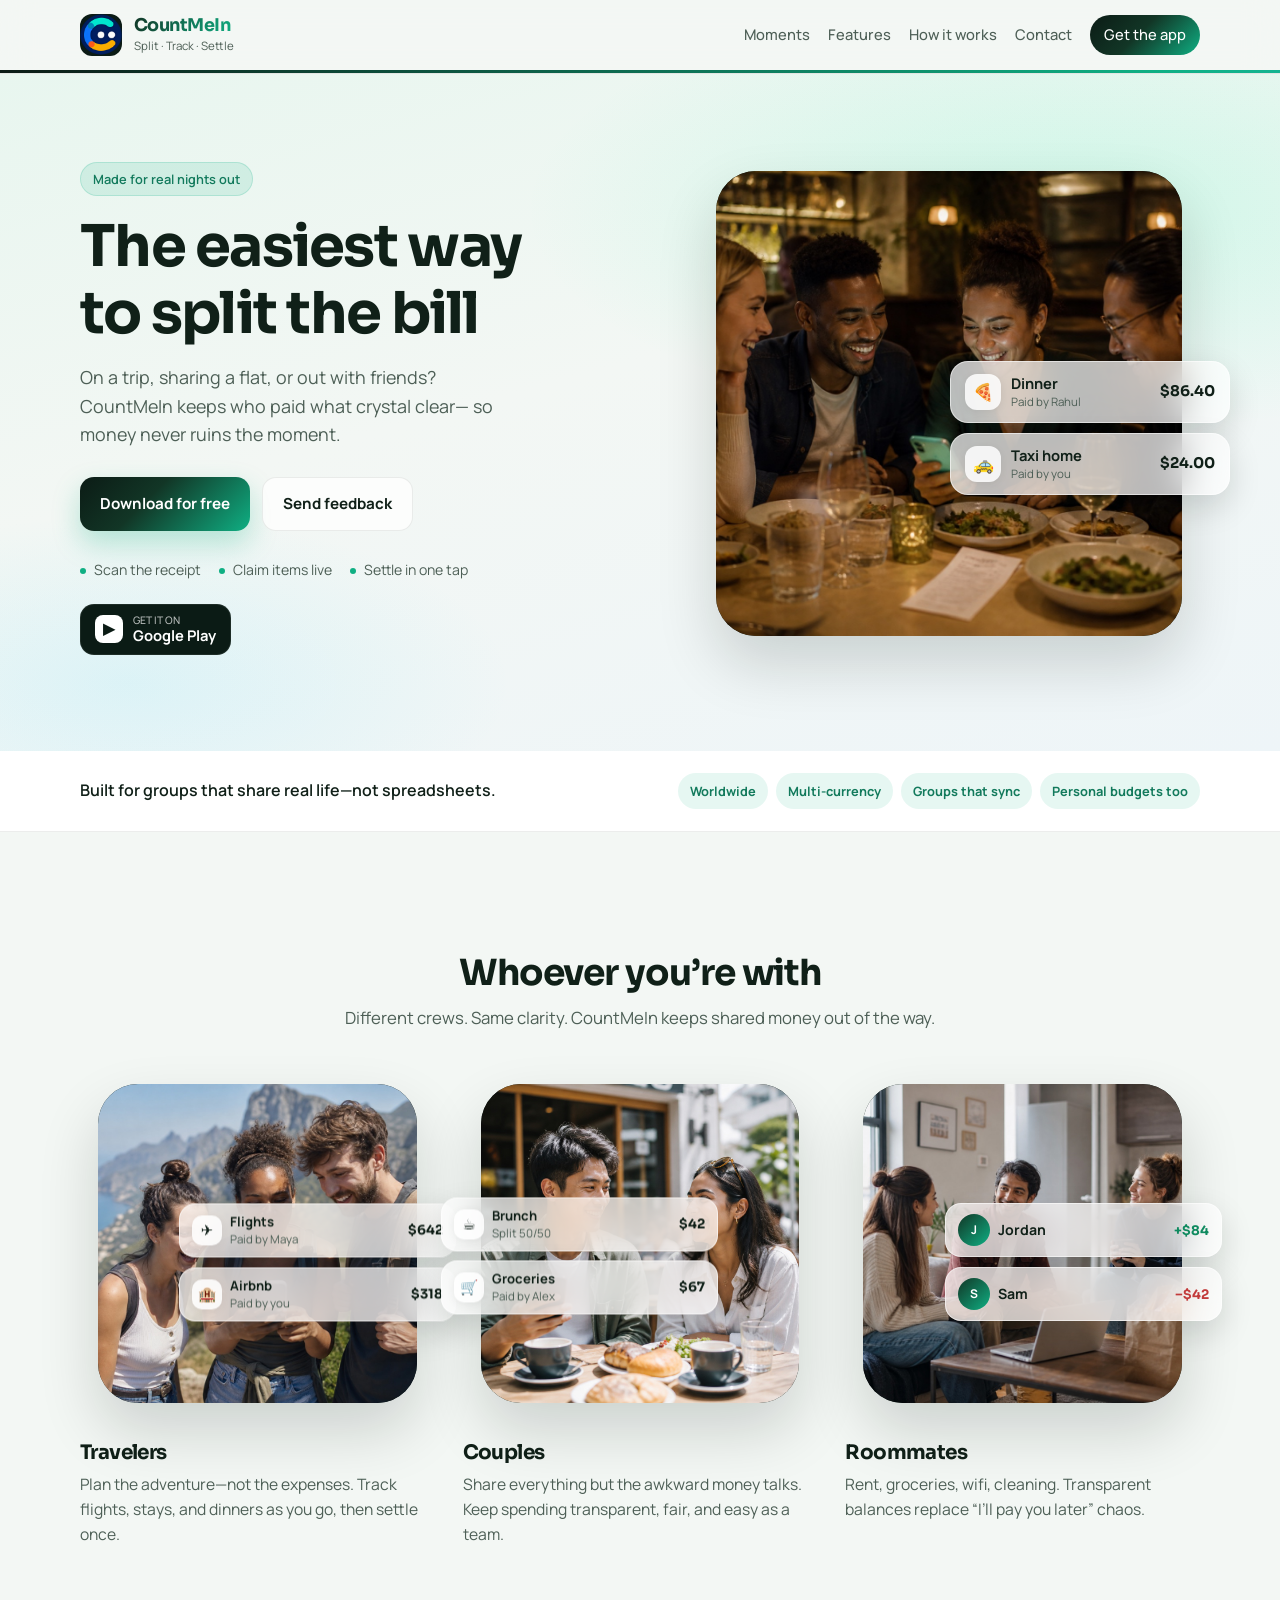
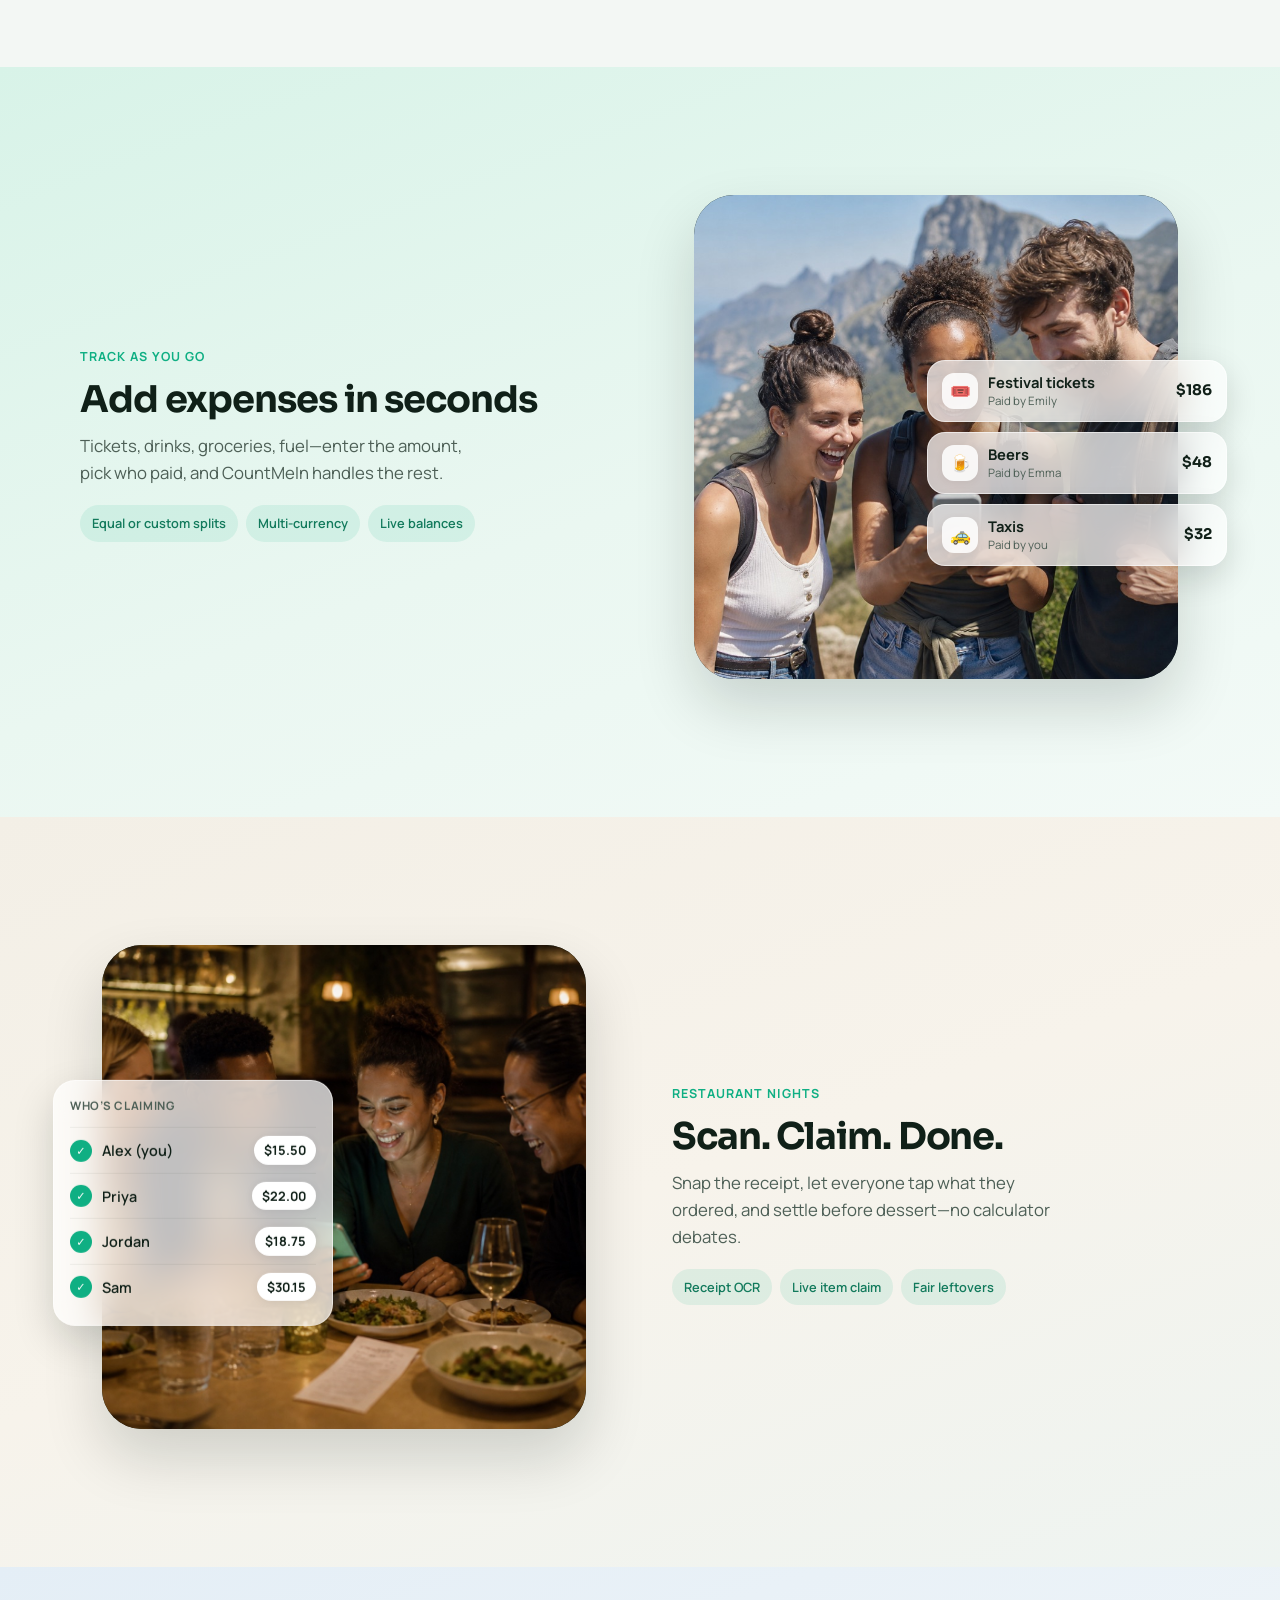
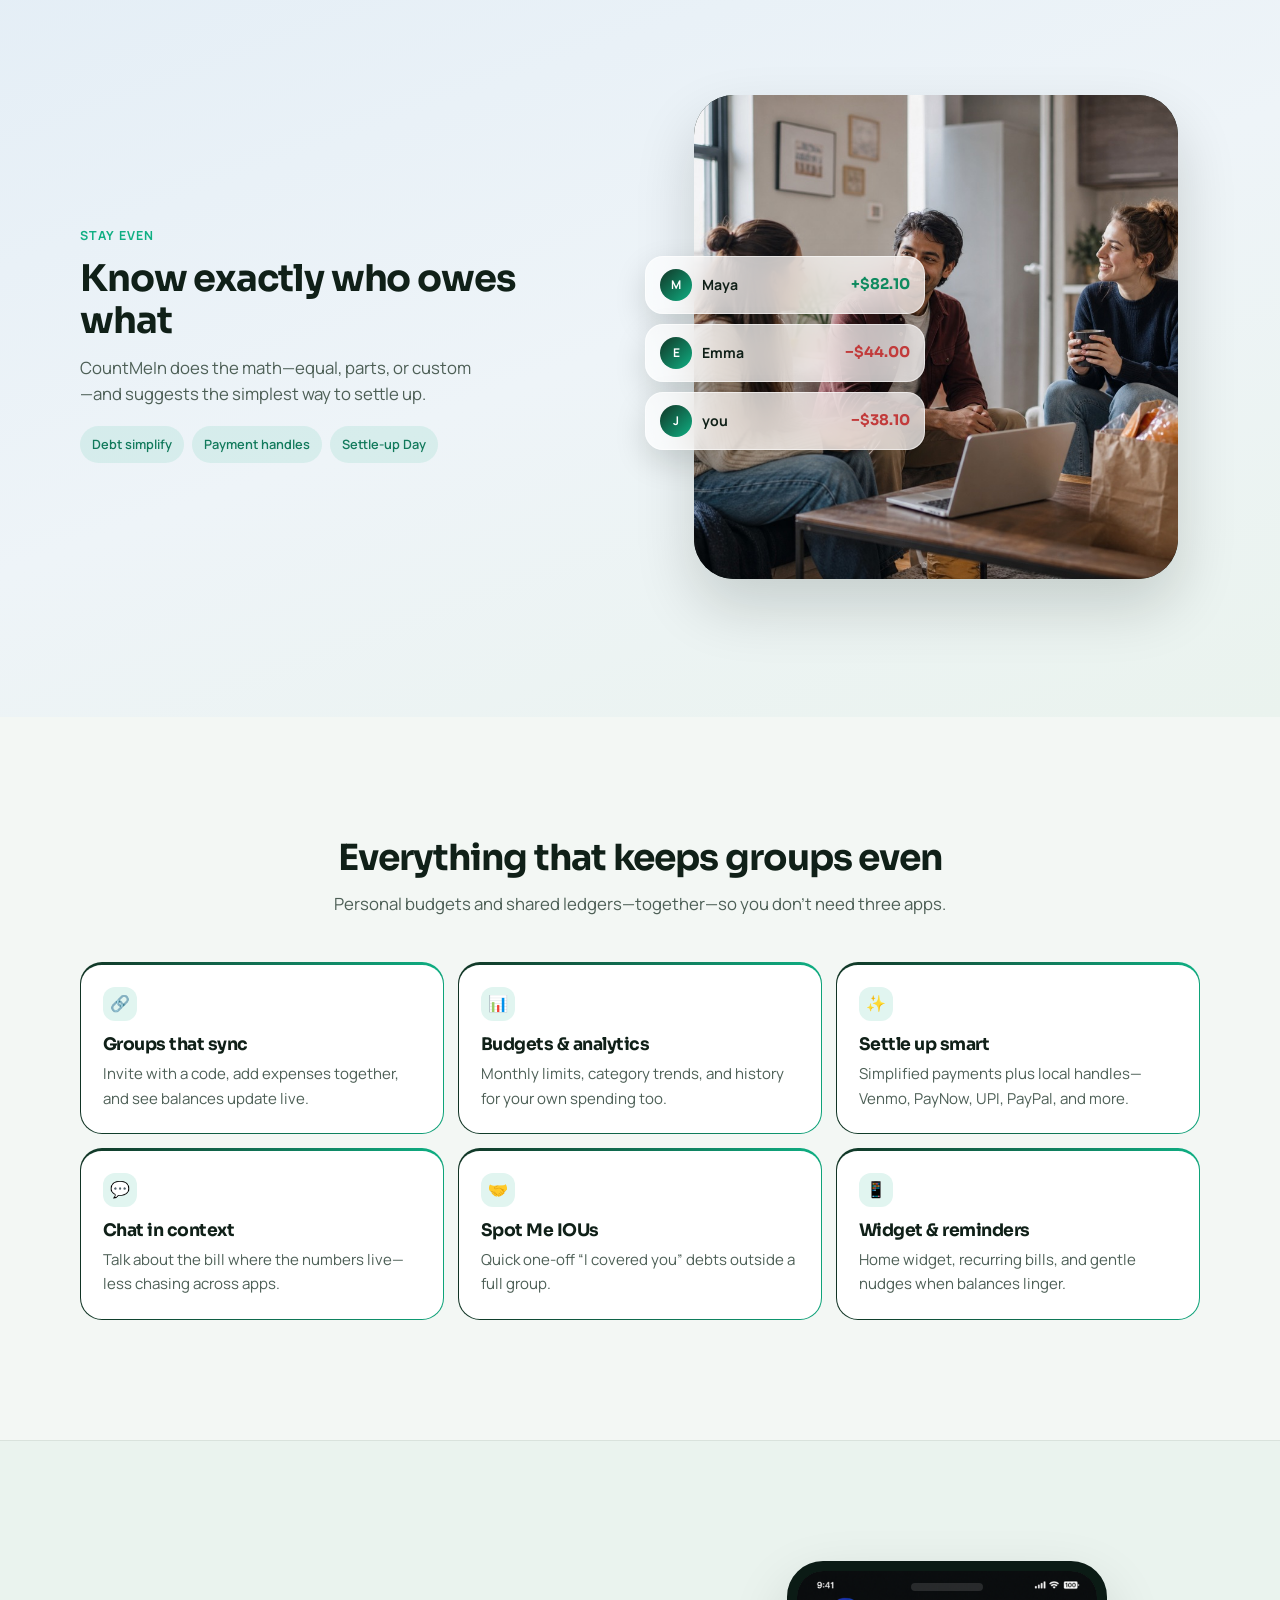
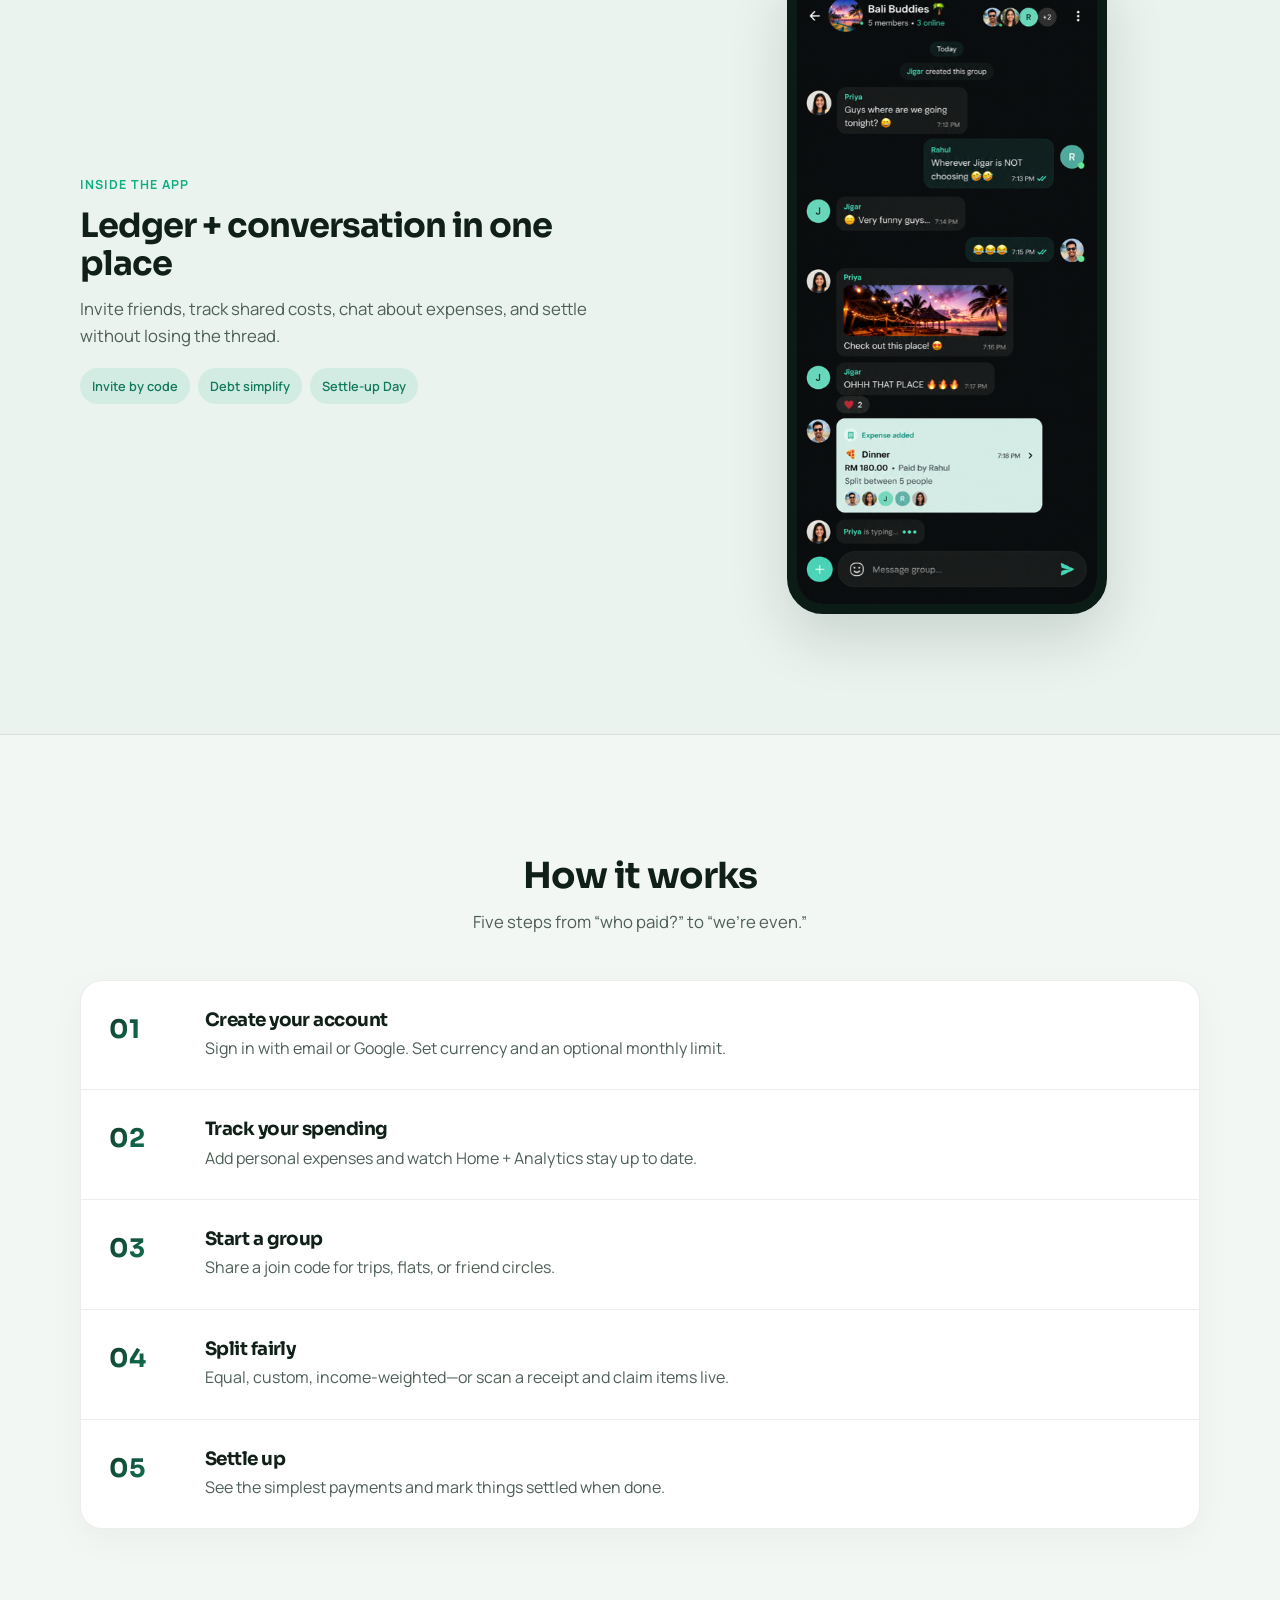
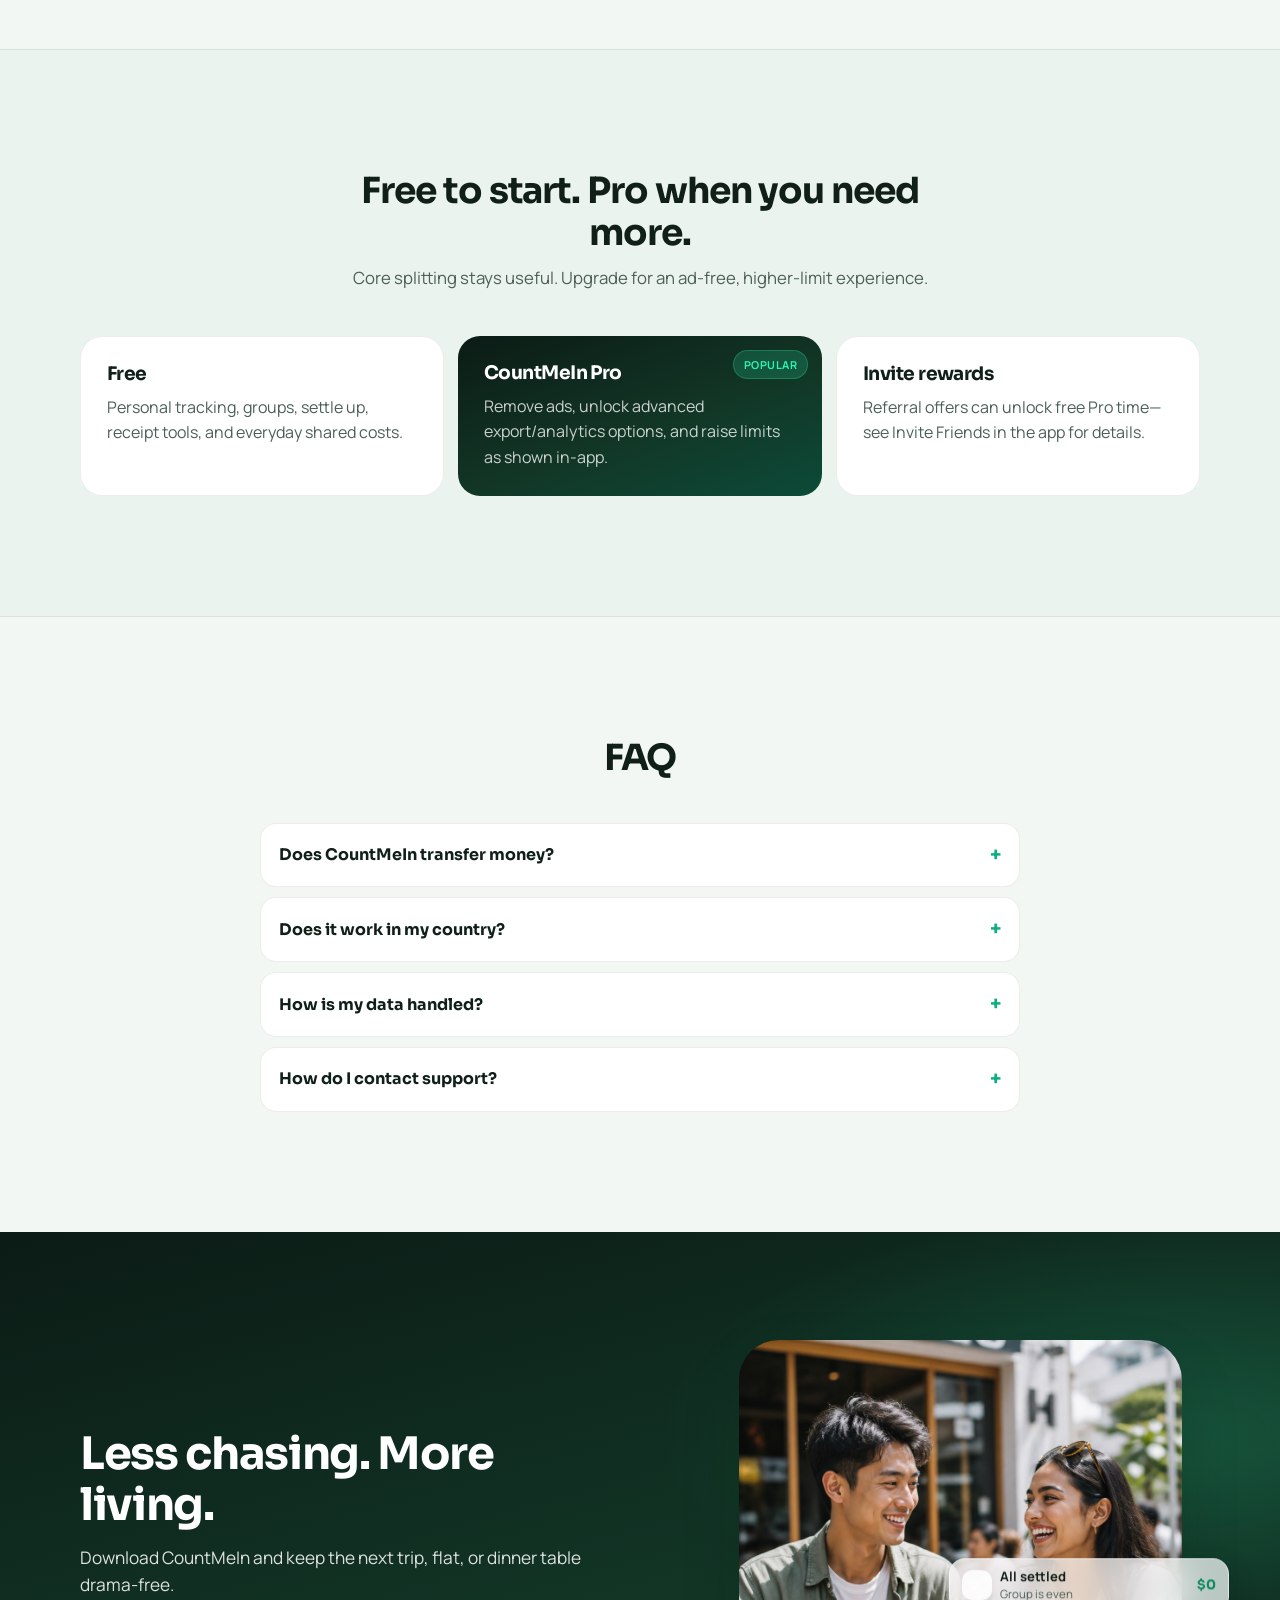
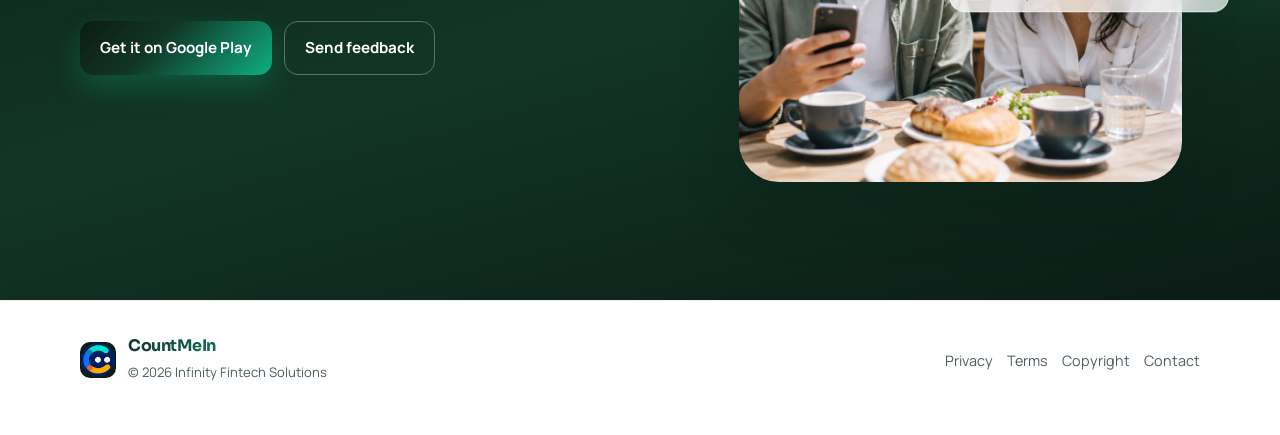
<file: index.html>
<!DOCTYPE html>
<html lang="en">
<head>
<meta charset="UTF-8">
<meta name="viewport" content="width=device-width, initial-scale=1.0, viewport-fit=cover">
<title>CountMeIn — The easiest way to split the bill</title>
<meta name="description" content="CountMeIn helps friends, travelers, and roommates track shared expenses, scan receipts, claim items live, and settle up—worldwide.">
<meta property="og:title" content="CountMeIn — Split bills without the awkward math">
<meta property="og:description" content="Track shared expenses, scan receipts, and settle up with friends—so you can focus on the fun.">
<meta property="og:image" content="https://jigarce007.github.io/countmein/assets/hero-friends-dinner.jpg">
<meta property="og:url" content="https://jigarce007.github.io/countmein/">
<meta name="theme-color" content="#0faf83">
<meta name="twitter:card" content="summary_large_image">
<link rel="canonical" href="https://jigarce007.github.io/countmein/">
<link rel="icon" href="logo.png" type="image/png">
<link rel="apple-touch-icon" href="logo.png">
<link rel="stylesheet" href="brand.css">
</head>
<body>
<a class="skip-link" href="#main">Skip to content</a>
<header class="topbar">
  <div class="topbar-inner">
    <a class="brand-lockup" href="index.html">
      <img src="logo.png" width="42" height="42" alt="CountMeIn logo">
      <div>
        <div class="brand-name">CountMeIn</div>
        <div class="brand-sub">Split · Track · Settle</div>
      </div>
    </a>
    <input type="checkbox" id="nav-toggle" class="nav-toggle" aria-label="Open menu">
    <label for="nav-toggle" class="nav-toggle-btn" aria-label="Menu"><span></span></label>
    <nav class="top-nav" aria-label="Primary">
      <a href="#moments">Moments</a>
      <a href="#features">Features</a>
      <a href="#how">How it works</a>
      <a href="contact.html">Contact</a>
      <a class="nav-cta" href="https://play.google.com/store/apps/details?id=com.infinitetech.spendly">Get the app</a>
    </nav>
  </div>
  <div class="accent-line" aria-hidden="true"></div>
</header>

<section class="hero-split">
  <div class="container hero-grid">
    <div class="hero-content">
      <div class="hero-kicker light">Made for real nights out</div>
      <h1>The easiest way to split the bill</h1>
      <p class="lead">
        On a trip, sharing a flat, or out with friends? CountMeIn keeps who paid what crystal clear—
        so money never ruins the moment.
      </p>
      <div class="hero-actions">
        <a class="btn btn-primary" href="https://play.google.com/store/apps/details?id=com.infinitetech.spendly">Download for free</a>
        <a class="btn btn-ghost" href="contact.html">Send feedback</a>
      </div>
      <div class="hero-meta dark">
        <span>Scan the receipt</span>
        <span>Claim items live</span>
        <span>Settle in one tap</span>
      </div>
      <div class="store-row" style="margin-top:22px">
        <a class="store-badge" href="https://play.google.com/store/apps/details?id=com.infinitetech.spendly" aria-label="Get CountMeIn on Google Play">
          <span class="sb-icon" aria-hidden="true">▶</span>
          <span class="sb-copy"><small>GET IT ON</small><strong>Google Play</strong></span>
        </a>
      </div>
    </div>

    <div class="visual-stage hero-visual" aria-hidden="true">
      <div class="visual-photo">
        <img src="assets/hero-friends-dinner.jpg" alt="" width="1024" height="1024" fetchpriority="high">
      </div>
      <div class="glass-stack glass-stack-right">
        <div class="glass-chip">
          <span class="glass-icon" aria-hidden="true">🍕</span>
          <span class="glass-copy">
            <strong>Dinner</strong>
            <small>Paid by Rahul</small>
          </span>
          <span class="glass-amt">$86.40</span>
        </div>
        <div class="glass-chip">
          <span class="glass-icon" aria-hidden="true">🚕</span>
          <span class="glass-copy">
            <strong>Taxi home</strong>
            <small>Paid by you</small>
          </span>
          <span class="glass-amt">$24.00</span>
        </div>
      </div>
    </div>
  </div>
</section>

<section class="trust">
  <div class="container trust-row">
    <p>Built for groups that share real life—not spreadsheets.</p>
    <div class="trust-pills">
      <span>Worldwide</span>
      <span>Multi-currency</span>
      <span>Groups that sync</span>
      <span>Personal budgets too</span>
    </div>
  </div>
</section>

<main id="main">
  <section class="section" id="moments">
    <div class="container">
      <div class="section-head center reveal">
        <h2>Whoever you’re with</h2>
        <p>Different crews. Same clarity. CountMeIn keeps shared money out of the way.</p>
      </div>

      <div class="audience-grid">
        <article class="audience-card reveal reveal-delay-1">
          <div class="visual-stage compact" aria-hidden="true">
            <div class="visual-photo">
              <img src="assets/audience-travelers.jpg" alt="" width="800" height="800" loading="lazy">
            </div>
            <div class="glass-stack glass-stack-right">
              <div class="glass-chip sm">
                <span class="glass-icon" aria-hidden="true">✈️</span>
                <span class="glass-copy">
                  <strong>Flights</strong>
                  <small>Paid by Maya</small>
                </span>
                <span class="glass-amt">$642</span>
              </div>
              <div class="glass-chip sm">
                <span class="glass-icon" aria-hidden="true">🏨</span>
                <span class="glass-copy">
                  <strong>Airbnb</strong>
                  <small>Paid by you</small>
                </span>
                <span class="glass-amt">$318</span>
              </div>
            </div>
          </div>
          <h3>Travelers</h3>
          <p>Plan the adventure—not the expenses. Track flights, stays, and dinners as you go, then settle once.</p>
        </article>

        <article class="audience-card reveal reveal-delay-2">
          <div class="visual-stage compact" aria-hidden="true">
            <div class="visual-photo">
              <img src="assets/audience-couples.jpg" alt="" width="1024" height="1024" loading="lazy">
            </div>
            <div class="glass-stack glass-stack-left">
              <div class="glass-chip sm">
                <span class="glass-icon" aria-hidden="true">☕</span>
                <span class="glass-copy">
                  <strong>Brunch</strong>
                  <small>Split 50/50</small>
                </span>
                <span class="glass-amt">$42</span>
              </div>
              <div class="glass-chip sm">
                <span class="glass-icon" aria-hidden="true">🛒</span>
                <span class="glass-copy">
                  <strong>Groceries</strong>
                  <small>Paid by Alex</small>
                </span>
                <span class="glass-amt">$67</span>
              </div>
            </div>
          </div>
          <h3>Couples</h3>
          <p>Share everything but the awkward money talks. Keep spending transparent, fair, and easy as a team.</p>
        </article>

        <article class="audience-card reveal reveal-delay-3">
          <div class="visual-stage compact" aria-hidden="true">
            <div class="visual-photo">
              <img src="assets/audience-roommates.jpg" alt="" width="800" height="800" loading="lazy">
            </div>
            <div class="glass-stack glass-stack-right">
              <div class="glass-chip sm balance">
                <span class="avatar-dot">J</span>
                <span class="glass-copy"><strong>Jordan</strong></span>
                <span class="glass-amt pos">+$84</span>
              </div>
              <div class="glass-chip sm balance">
                <span class="avatar-dot">S</span>
                <span class="glass-copy"><strong>Sam</strong></span>
                <span class="glass-amt neg">−$42</span>
              </div>
            </div>
          </div>
          <h3>Roommates</h3>
          <p>Rent, groceries, wifi, cleaning. Transparent balances replace “I’ll pay you later” chaos.</p>
        </article>
      </div>
    </div>
  </section>

  <section class="feature-band band-mint reveal" id="track">
    <div class="container feature-band-grid">
      <div class="feature-band-copy">
        <span class="eyebrow">Track as you go</span>
        <h2>Add expenses in seconds</h2>
        <p>Tickets, drinks, groceries, fuel—enter the amount, pick who paid, and CountMeIn handles the rest.</p>
        <div class="tag-row">
          <span class="tag">Equal or custom splits</span>
          <span class="tag">Multi-currency</span>
          <span class="tag">Live balances</span>
        </div>
      </div>
      <div class="visual-stage" aria-hidden="true">
        <div class="visual-photo">
          <img src="assets/audience-travelers.jpg" alt="" width="800" height="800" loading="lazy">
        </div>
        <div class="glass-stack glass-stack-right tall">
          <div class="glass-chip">
            <span class="glass-icon" aria-hidden="true">🎟️</span>
            <span class="glass-copy">
              <strong>Festival tickets</strong>
              <small>Paid by Emily</small>
            </span>
            <span class="glass-amt">$186</span>
          </div>
          <div class="glass-chip">
            <span class="glass-icon" aria-hidden="true">🍺</span>
            <span class="glass-copy">
              <strong>Beers</strong>
              <small>Paid by Emma</small>
            </span>
            <span class="glass-amt">$48</span>
          </div>
          <div class="glass-chip">
            <span class="glass-icon" aria-hidden="true">🚕</span>
            <span class="glass-copy">
              <strong>Taxis</strong>
              <small>Paid by you</small>
            </span>
            <span class="glass-amt">$32</span>
          </div>
        </div>
      </div>
    </div>
  </section>

  <section class="feature-band band-sand reveal" id="claim">
    <div class="container feature-band-grid flip">
      <div class="feature-band-copy">
        <span class="eyebrow">Restaurant nights</span>
        <h2>Scan. Claim. Done.</h2>
        <p>Snap the receipt, let everyone tap what they ordered, and settle before dessert—no calculator debates.</p>
        <div class="tag-row">
          <span class="tag">Receipt OCR</span>
          <span class="tag">Live item claim</span>
          <span class="tag">Fair leftovers</span>
        </div>
      </div>
      <div class="visual-stage" aria-hidden="true">
        <div class="visual-photo">
          <img src="assets/hero-friends-dinner.jpg" alt="" width="1024" height="1024" loading="lazy">
        </div>
        <div class="glass-stack glass-stack-left">
          <div class="glass-panel">
            <div class="glass-panel-title">Who’s claiming</div>
            <div class="glass-row"><span class="check">✓</span><span>Alex (you)</span><span class="pill">$15.50</span></div>
            <div class="glass-row"><span class="check">✓</span><span>Priya</span><span class="pill">$22.00</span></div>
            <div class="glass-row"><span class="check">✓</span><span>Jordan</span><span class="pill">$18.75</span></div>
            <div class="glass-row"><span class="check">✓</span><span>Sam</span><span class="pill">$30.15</span></div>
          </div>
        </div>
      </div>
    </div>
  </section>

  <section class="feature-band band-sky reveal" id="settle">
    <div class="container feature-band-grid">
      <div class="feature-band-copy">
        <span class="eyebrow">Stay even</span>
        <h2>Know exactly who owes what</h2>
        <p>CountMeIn does the math—equal, parts, or custom—and suggests the simplest way to settle up.</p>
        <div class="tag-row">
          <span class="tag">Debt simplify</span>
          <span class="tag">Payment handles</span>
          <span class="tag">Settle-up Day</span>
        </div>
      </div>
      <div class="visual-stage" aria-hidden="true">
        <div class="visual-photo">
          <img src="assets/audience-roommates.jpg" alt="" width="800" height="800" loading="lazy">
        </div>
        <div class="glass-stack glass-stack-left">
          <div class="glass-chip balance">
            <span class="avatar-dot">M</span>
            <span class="glass-copy"><strong>Maya</strong></span>
            <span class="glass-amt pos">+$82.10</span>
          </div>
          <div class="glass-chip balance">
            <span class="avatar-dot">E</span>
            <span class="glass-copy"><strong>Emma</strong></span>
            <span class="glass-amt neg">−$44.00</span>
          </div>
          <div class="glass-chip balance">
            <span class="avatar-dot">J</span>
            <span class="glass-copy"><strong>you</strong></span>
            <span class="glass-amt neg">−$38.10</span>
          </div>
        </div>
      </div>
    </div>
  </section>

  <section class="section" id="features">
    <div class="container">
      <div class="section-head center reveal">
        <h2>Everything that keeps groups even</h2>
        <p>Personal budgets and shared ledgers—together—so you don’t need three apps.</p>
      </div>
      <div class="feature-rail">
        <article class="reveal reveal-delay-1">
          <div class="feat-mark" aria-hidden="true">🔗</div>
          <h3>Groups that sync</h3>
          <p>Invite with a code, add expenses together, and see balances update live.</p>
        </article>
        <article class="reveal reveal-delay-2">
          <div class="feat-mark" aria-hidden="true">📊</div>
          <h3>Budgets &amp; analytics</h3>
          <p>Monthly limits, category trends, and history for your own spending too.</p>
        </article>
        <article class="reveal reveal-delay-3">
          <div class="feat-mark" aria-hidden="true">✨</div>
          <h3>Settle up smart</h3>
          <p>Simplified payments plus local handles—Venmo, PayNow, UPI, PayPal, and more.</p>
        </article>
        <article class="reveal reveal-delay-1">
          <div class="feat-mark" aria-hidden="true">💬</div>
          <h3>Chat in context</h3>
          <p>Talk about the bill where the numbers live—less chasing across apps.</p>
        </article>
        <article class="reveal reveal-delay-2">
          <div class="feat-mark" aria-hidden="true">🤝</div>
          <h3>Spot Me IOUs</h3>
          <p>Quick one-off “I covered you” debts outside a full group.</p>
        </article>
        <article class="reveal reveal-delay-3">
          <div class="feat-mark" aria-hidden="true">📱</div>
          <h3>Widget &amp; reminders</h3>
          <p>Home widget, recurring bills, and gentle nudges when balances linger.</p>
        </article>
      </div>
    </div>
  </section>

  <section class="section soft reveal" id="product">
    <div class="container showcase">
      <div class="showcase-copy">
        <span class="eyebrow">Inside the app</span>
        <h2>Ledger + conversation in one place</h2>
        <p>Invite friends, track shared costs, chat about expenses, and settle without losing the thread.</p>
        <div class="tag-row">
          <span class="tag">Invite by code</span>
          <span class="tag">Debt simplify</span>
          <span class="tag">Settle-up Day</span>
        </div>
      </div>
      <div class="phone-frame">
        <img src="assets/feature-groups.png" alt="CountMeIn groups and chat" loading="lazy">
      </div>
    </div>
  </section>

  <section class="section reveal" id="how">
    <div class="container">
      <div class="section-head center">
        <h2>How it works</h2>
        <p>Five steps from “who paid?” to “we’re even.”</p>
      </div>
      <div class="steps">
        <div class="step"><div class="step-num">01</div><div><h3>Create your account</h3><p>Sign in with email or Google. Set currency and an optional monthly limit.</p></div></div>
        <div class="step"><div class="step-num">02</div><div><h3>Track your spending</h3><p>Add personal expenses and watch Home + Analytics stay up to date.</p></div></div>
        <div class="step"><div class="step-num">03</div><div><h3>Start a group</h3><p>Share a join code for trips, flats, or friend circles.</p></div></div>
        <div class="step"><div class="step-num">04</div><div><h3>Split fairly</h3><p>Equal, custom, income-weighted—or scan a receipt and claim items live.</p></div></div>
        <div class="step"><div class="step-num">05</div><div><h3>Settle up</h3><p>See the simplest payments and mark things settled when done.</p></div></div>
      </div>
    </div>
  </section>

  <section class="section soft reveal" id="pro">
    <div class="container">
      <div class="section-head center">
        <h2>Free to start. Pro when you need more.</h2>
        <p>Core splitting stays useful. Upgrade for an ad-free, higher-limit experience.</p>
      </div>
      <div class="pro-grid">
        <article class="pro-card">
          <h3>Free</h3>
          <p>Personal tracking, groups, settle up, receipt tools, and everyday shared costs.</p>
        </article>
        <article class="pro-card featured">
          <span class="pro-badge">Popular</span>
          <h3>CountMeIn Pro</h3>
          <p>Remove ads, unlock advanced export/analytics options, and raise limits as shown in-app.</p>
        </article>
        <article class="pro-card">
          <h3>Invite rewards</h3>
          <p>Referral offers can unlock free Pro time—see Invite Friends in the app for details.</p>
        </article>
      </div>
    </div>
  </section>

  <section class="section reveal" id="faq">
    <div class="container narrow">
      <div class="section-head center">
        <h2>FAQ</h2>
      </div>
      <div class="faq">
        <details>
          <summary>Does CountMeIn transfer money?</summary>
          <p>No. It tracks balances and can show payment handles. Real transfers happen in your bank or payment apps.</p>
        </details>
        <details>
          <summary>Does it work in my country?</summary>
          <p>Yes. CountMeIn is built for users worldwide, with multi-currency support and regional settle methods.</p>
        </details>
        <details>
          <summary>How is my data handled?</summary>
          <p>Group members see shared group content by design. We don’t sell your personal data. Read the <a href="privacy.html">Privacy Policy</a>.</p>
        </details>
        <details>
          <summary>How do I contact support?</summary>
          <p>Use the <a href="contact.html">feedback form</a> or email jigarce007@gmail.com.</p>
        </details>
      </div>
    </div>
  </section>

  <section class="finale reveal">
    <div class="container finale-grid">
      <div class="finale-copy">
        <h2>Less chasing. More living.</h2>
        <p>Download CountMeIn and keep the next trip, flat, or dinner table drama-free.</p>
        <div class="hero-actions">
          <a class="btn btn-primary" href="https://play.google.com/store/apps/details?id=com.infinitetech.spendly">Get it on Google Play</a>
          <a class="btn btn-ghost" href="contact.html">Send feedback</a>
        </div>
      </div>
      <div class="visual-stage compact finale-visual" aria-hidden="true">
        <div class="visual-photo">
          <img src="assets/audience-couples.jpg" alt="" loading="lazy">
        </div>
        <div class="glass-stack glass-stack-right">
          <div class="glass-chip sm">
            <span class="glass-icon" aria-hidden="true">✓</span>
            <span class="glass-copy">
              <strong>All settled</strong>
              <small>Group is even</small>
            </span>
            <span class="glass-amt pos">$0</span>
          </div>
        </div>
      </div>
    </div>
  </section>
</main>

<footer class="footer">
  <div class="container footer-row">
    <div class="footer-brand">
      <img src="logo.png" width="36" height="36" alt="">
      <div>
        <div class="brand-name">CountMeIn</div>
        <div class="footer-meta">© 2026 Infinity Fintech Solutions</div>
      </div>
    </div>
    <div class="footer-links">
      <a href="privacy.html">Privacy</a>
      <a href="terms.html">Terms</a>
      <a href="copyright.html">Copyright</a>
      <a href="contact.html">Contact</a>
    </div>
  </div>
</footer>

<script src="site.js" defer></script>
</body>
</html>
</file>
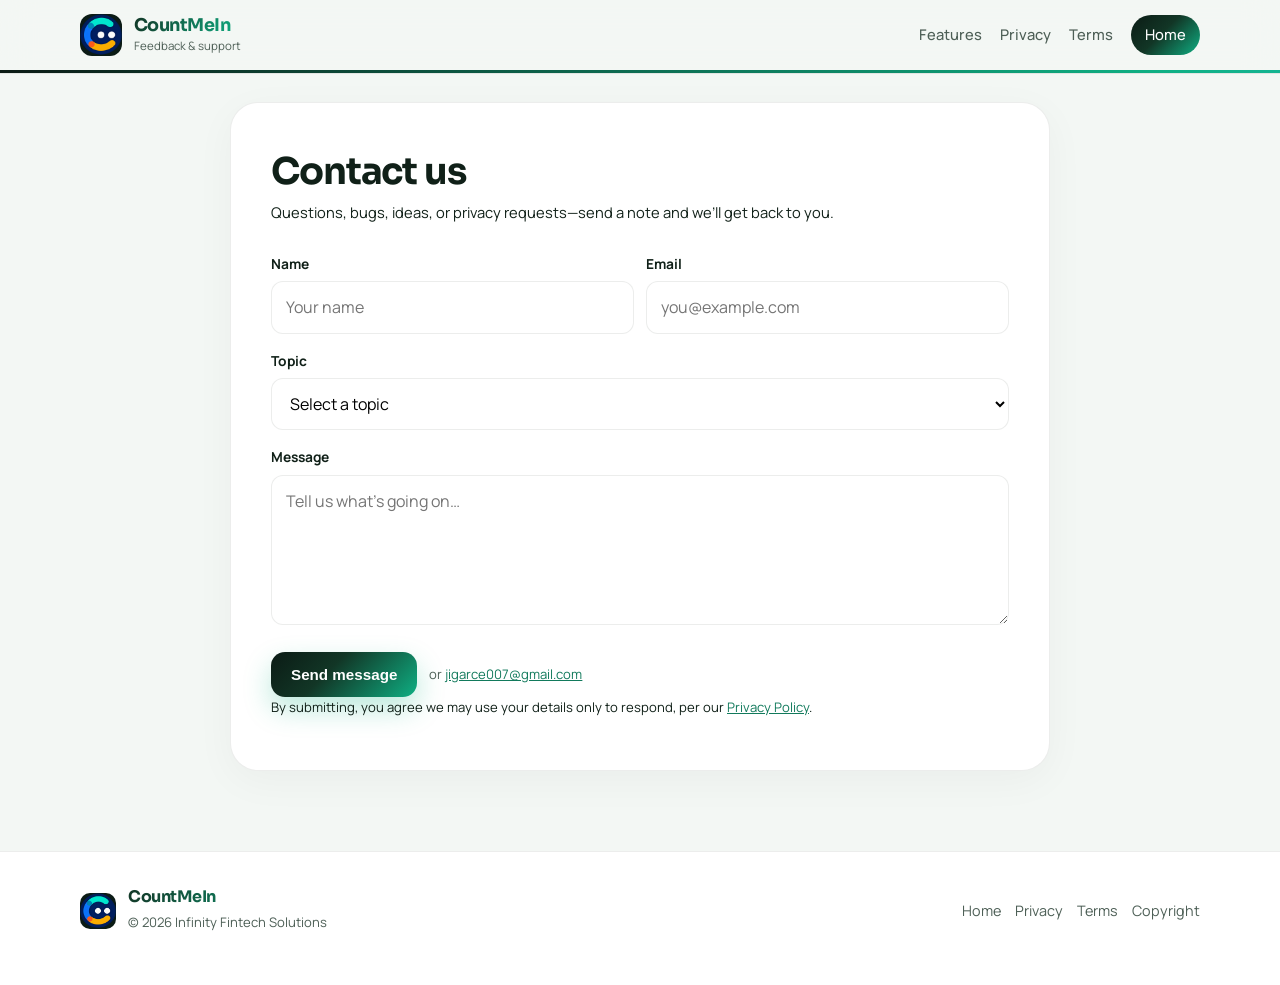
<file: contact.html>
<!DOCTYPE html>
<html lang="en">
<head>
<meta charset="UTF-8">
<meta name="viewport" content="width=device-width, initial-scale=1.0, viewport-fit=cover">
<title>Contact &amp; Feedback | CountMeIn</title>
<meta name="description" content="Send feedback or contact Infinity Fintech Solutions about CountMeIn.">
<meta name="theme-color" content="#0faf83">
<link rel="icon" href="logo.png" type="image/png">
<link rel="apple-touch-icon" href="logo.png">
<link rel="stylesheet" href="brand.css">
</head>
<body class="legal-page">
<a class="skip-link" href="#main">Skip to content</a>
<header class="topbar">
  <div class="topbar-inner">
    <a class="brand-lockup" href="index.html">
      <img src="logo.png" width="42" height="42" alt="CountMeIn logo">
      <div>
        <div class="brand-name">CountMeIn</div>
        <div class="brand-sub">Feedback &amp; support</div>
      </div>
    </a>
    <input type="checkbox" id="nav-toggle" class="nav-toggle" aria-label="Open menu">
    <label for="nav-toggle" class="nav-toggle-btn" aria-label="Menu"><span></span></label>
    <nav class="top-nav" aria-label="Primary">
      <a href="index.html#features">Features</a>
      <a href="privacy.html">Privacy</a>
      <a href="terms.html">Terms</a>
      <a class="nav-cta" href="index.html">Home</a>
    </nav>
  </div>
  <div class="accent-line" aria-hidden="true"></div>
</header>

<div class="legal-shell" id="main">
  <div class="doc-card form-panel">
    <h1>Contact us</h1>
    <p class="legal-meta">Questions, bugs, ideas, or privacy requests—send a note and we’ll get back to you.</p>

    <form action="https://formsubmit.co/jigarce007@gmail.com" method="POST">
      <input type="hidden" name="_subject" value="CountMeIn website feedback">
      <input type="hidden" name="_captcha" value="false">
      <input type="hidden" name="_template" value="table">
      <input type="text" name="_honey" style="display:none" tabindex="-1" autocomplete="off">
      <input type="hidden" name="_next" value="https://jigarce007.github.io/countmein/contact.html?sent=1">

      <div class="form-row">
        <div>
          <label for="name">Name</label>
          <input id="name" name="name" type="text" required maxlength="80" placeholder="Your name" autocomplete="name">
        </div>
        <div>
          <label for="email">Email</label>
          <input id="email" name="email" type="email" required maxlength="120" placeholder="you@example.com" autocomplete="email">
        </div>
      </div>

      <label for="topic">Topic</label>
      <select id="topic" name="topic" required>
        <option value="" disabled selected>Select a topic</option>
        <option>General feedback</option>
        <option>Bug report</option>
        <option>Feature request</option>
        <option>Account / data deletion</option>
        <option>Privacy question</option>
        <option>Business / partnership</option>
        <option>Other</option>
      </select>

      <label for="message">Message</label>
      <textarea id="message" name="message" required maxlength="4000" placeholder="Tell us what’s going on…"></textarea>

      <div class="form-actions">
        <button class="btn btn-primary" type="submit">Send message</button>
        <span class="form-hint" style="margin:0">or <a href="mailto:jigarce007@gmail.com">jigarce007@gmail.com</a></span>
      </div>
      <p class="form-hint">By submitting, you agree we may use your details only to respond, per our <a href="privacy.html">Privacy Policy</a>.</p>
    </form>
    <p id="sentNote" class="toast-sent" hidden>Thanks — your message was sent. We’ll get back to you soon.</p>
  </div>
</div>

<footer class="footer">
  <div class="container footer-row">
    <div class="footer-brand">
      <img src="logo.png" width="36" height="36" alt="">
      <div>
        <div class="brand-name">CountMeIn</div>
        <div class="footer-meta">© 2026 Infinity Fintech Solutions</div>
      </div>
    </div>
    <div class="footer-links">
      <a href="index.html">Home</a>
      <a href="privacy.html">Privacy</a>
      <a href="terms.html">Terms</a>
      <a href="copyright.html">Copyright</a>
    </div>
  </div>
</footer>
<script>
  if (new URLSearchParams(location.search).get('sent') === '1') {
    document.getElementById('sentNote').style.display = 'block';
  }
</script>

<script src="site.js" defer></script>
</body>
</html>
</file>
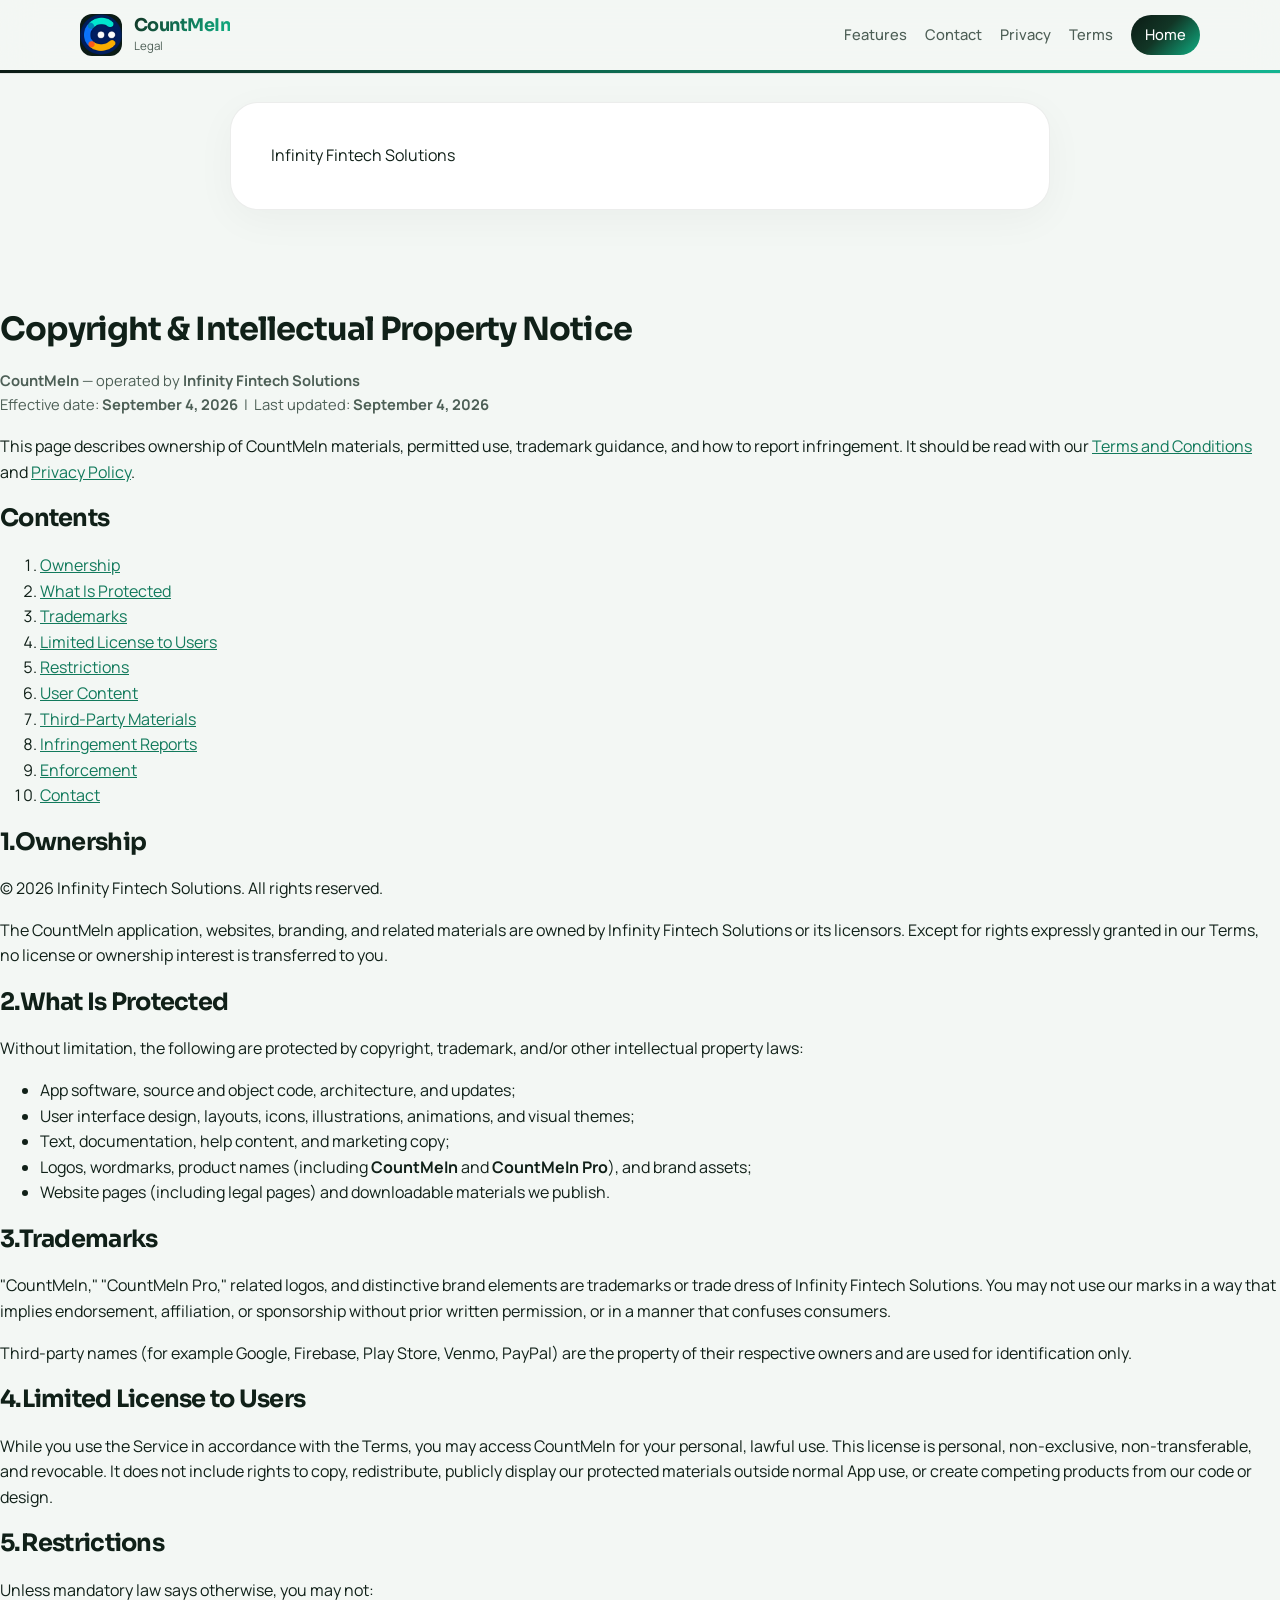
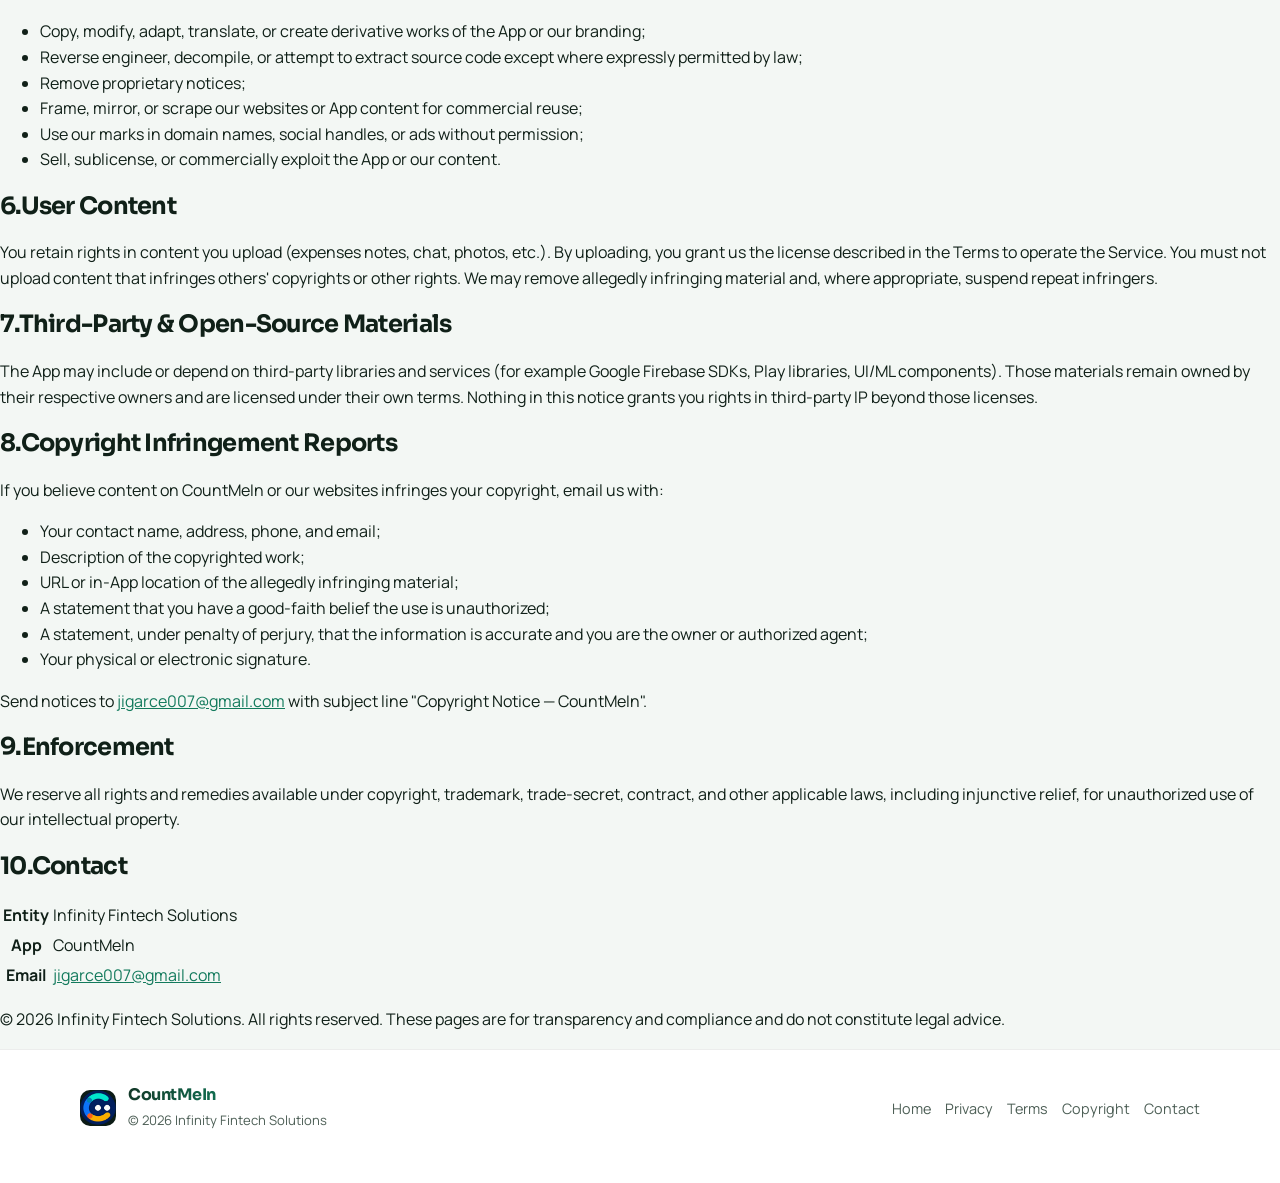
<file: copyright.html>
<!DOCTYPE html>
<html lang="en">
<head>
<meta charset="UTF-8">
<meta name="viewport" content="width=device-width, initial-scale=1.0, viewport-fit=cover">
<title>Copyright Notice | CountMeIn</title>
<meta name="description" content="Copyright and intellectual property notice for CountMeIn.">
<meta name="theme-color" content="#0faf83">
<link rel="icon" href="logo.png" type="image/png">
<link rel="apple-touch-icon" href="logo.png">
<link rel="stylesheet" href="brand.css">
</head>
<body class="legal-page">
<a class="skip-link" href="#main">Skip to content</a>
<header class="topbar">
  <div class="topbar-inner">
    <a class="brand-lockup" href="index.html">
      <img src="logo.png" width="42" height="42" alt="CountMeIn logo">
      <div>
        <div class="brand-name">CountMeIn</div>
        <div class="brand-sub">Legal</div>
      </div>
    </a>
    <input type="checkbox" id="nav-toggle" class="nav-toggle" aria-label="Open menu">
    <label for="nav-toggle" class="nav-toggle-btn" aria-label="Menu"><span></span></label>
    <nav class="top-nav" aria-label="Primary">
      <a href="index.html#features">Features</a>
      <a href="contact.html">Contact</a>
      <a href="privacy.html">Privacy</a>
      <a href="terms.html">Terms</a>
      <a class="nav-cta" href="index.html">Home</a>
    </nav>
  </div>
  <div class="accent-line" aria-hidden="true"></div>
</header>

<div class="legal-shell" id="main">
  <div class="doc-card">
<div class="sub">Infinity Fintech Solutions</div>
      </div>
    </a>
  </div>
  <header class="doc-header">
    <h1>Copyright &amp; Intellectual Property Notice</h1>
    <p class="legal-meta">
      <strong>CountMeIn</strong> — operated by <strong>Infinity Fintech Solutions</strong><br>
      Effective date: <strong>September 4, 2026</strong> &nbsp;|&nbsp; Last updated: <strong>September 4, 2026</strong>
    </p>
    <div class="notice">
      This page describes ownership of CountMeIn materials, permitted use, trademark guidance, and how to report infringement. It should be read with our <a href="terms.html">Terms and Conditions</a> and <a href="privacy.html">Privacy Policy</a>.
    </div>
  </header>

  <nav class="toc">
    <h2>Contents</h2>
    <ol>
      <li><a href="#ownership">Ownership</a></li>
      <li><a href="#protected">What Is Protected</a></li>
      <li><a href="#trademarks">Trademarks</a></li>
      <li><a href="#license">Limited License to Users</a></li>
      <li><a href="#restrictions">Restrictions</a></li>
      <li><a href="#user-content">User Content</a></li>
      <li><a href="#third-party">Third-Party Materials</a></li>
      <li><a href="#dmca">Infringement Reports</a></li>
      <li><a href="#enforcement">Enforcement</a></li>
      <li><a href="#contact">Contact</a></li>
    </ol>
  </nav>

  <section id="ownership">
    <h2><span class="num">1.</span>Ownership</h2>
    <p>&copy; 2026 Infinity Fintech Solutions. All rights reserved.</p>
    <p>The CountMeIn application, websites, branding, and related materials are owned by Infinity Fintech Solutions or its licensors. Except for rights expressly granted in our Terms, no license or ownership interest is transferred to you.</p>
  </section>

  <section id="protected">
    <h2><span class="num">2.</span>What Is Protected</h2>
    <p>Without limitation, the following are protected by copyright, trademark, and/or other intellectual property laws:</p>
    <ul>
      <li>App software, source and object code, architecture, and updates;</li>
      <li>User interface design, layouts, icons, illustrations, animations, and visual themes;</li>
      <li>Text, documentation, help content, and marketing copy;</li>
      <li>Logos, wordmarks, product names (including <strong>CountMeIn</strong> and <strong>CountMeIn Pro</strong>), and brand assets;</li>
      <li>Website pages (including legal pages) and downloadable materials we publish.</li>
    </ul>
  </section>

  <section id="trademarks">
    <h2><span class="num">3.</span>Trademarks</h2>
    <p>"CountMeIn," "CountMeIn Pro," related logos, and distinctive brand elements are trademarks or trade dress of Infinity Fintech Solutions. You may not use our marks in a way that implies endorsement, affiliation, or sponsorship without prior written permission, or in a manner that confuses consumers.</p>
    <p>Third-party names (for example Google, Firebase, Play Store, Venmo, PayPal) are the property of their respective owners and are used for identification only.</p>
  </section>

  <section id="license">
    <h2><span class="num">4.</span>Limited License to Users</h2>
    <p>While you use the Service in accordance with the Terms, you may access CountMeIn for your personal, lawful use. This license is personal, non-exclusive, non-transferable, and revocable. It does not include rights to copy, redistribute, publicly display our protected materials outside normal App use, or create competing products from our code or design.</p>
  </section>

  <section id="restrictions">
    <h2><span class="num">5.</span>Restrictions</h2>
    <p>Unless mandatory law says otherwise, you may not:</p>
    <ul>
      <li>Copy, modify, adapt, translate, or create derivative works of the App or our branding;</li>
      <li>Reverse engineer, decompile, or attempt to extract source code except where expressly permitted by law;</li>
      <li>Remove proprietary notices;</li>
      <li>Frame, mirror, or scrape our websites or App content for commercial reuse;</li>
      <li>Use our marks in domain names, social handles, or ads without permission;</li>
      <li>Sell, sublicense, or commercially exploit the App or our content.</li>
    </ul>
  </section>

  <section id="user-content">
    <h2><span class="num">6.</span>User Content</h2>
    <p>You retain rights in content you upload (expenses notes, chat, photos, etc.). By uploading, you grant us the license described in the Terms to operate the Service. You must not upload content that infringes others' copyrights or other rights. We may remove allegedly infringing material and, where appropriate, suspend repeat infringers.</p>
  </section>

  <section id="third-party">
    <h2><span class="num">7.</span>Third-Party &amp; Open-Source Materials</h2>
    <p>The App may include or depend on third-party libraries and services (for example Google Firebase SDKs, Play libraries, UI/ML components). Those materials remain owned by their respective owners and are licensed under their own terms. Nothing in this notice grants you rights in third-party IP beyond those licenses.</p>
  </section>

  <section id="dmca">
    <h2><span class="num">8.</span>Copyright Infringement Reports</h2>
    <p>If you believe content on CountMeIn or our websites infringes your copyright, email us with:</p>
    <ul>
      <li>Your contact name, address, phone, and email;</li>
      <li>Description of the copyrighted work;</li>
      <li>URL or in-App location of the allegedly infringing material;</li>
      <li>A statement that you have a good-faith belief the use is unauthorized;</li>
      <li>A statement, under penalty of perjury, that the information is accurate and you are the owner or authorized agent;</li>
      <li>Your physical or electronic signature.</li>
    </ul>
    <p>Send notices to <a href="mailto:jigarce007@gmail.com">jigarce007@gmail.com</a> with subject line "Copyright Notice — CountMeIn".</p>
  </section>

  <section id="enforcement">
    <h2><span class="num">9.</span>Enforcement</h2>
    <p>We reserve all rights and remedies available under copyright, trademark, trade-secret, contract, and other applicable laws, including injunctive relief, for unauthorized use of our intellectual property.</p>
  </section>

  <section id="contact">
    <h2><span class="num">10.</span>Contact</h2>
    <table>
      <tr><th>Entity</th><td>Infinity Fintech Solutions</td></tr>
      <tr><th>App</th><td>CountMeIn</td></tr>
      <tr><th>Email</th><td><a href="mailto:jigarce007@gmail.com">jigarce007@gmail.com</a></td></tr>
    </table>
  </section>
    <footer class="doc-foot">
      <p>© 2026 Infinity Fintech Solutions. All rights reserved. These pages are for transparency and compliance and do not constitute legal advice.</p>
    </footer>
  </div>
</div>
<footer class="footer">
  <div class="container footer-row">
    <div class="footer-brand">
      <img src="logo.png" width="36" height="36" alt="">
      <div>
        <div class="brand-name">CountMeIn</div>
        <div class="footer-meta">© 2026 Infinity Fintech Solutions</div>
      </div>
    </div>
    <div class="footer-links">
      <a href="index.html">Home</a>
      <a href="privacy.html">Privacy</a>
      <a href="terms.html">Terms</a>
      <a href="copyright.html">Copyright</a>
      <a href="contact.html">Contact</a>
    </div>
  </div>
</footer>


<script src="site.js" defer></script>
</body>
</html>
</file>
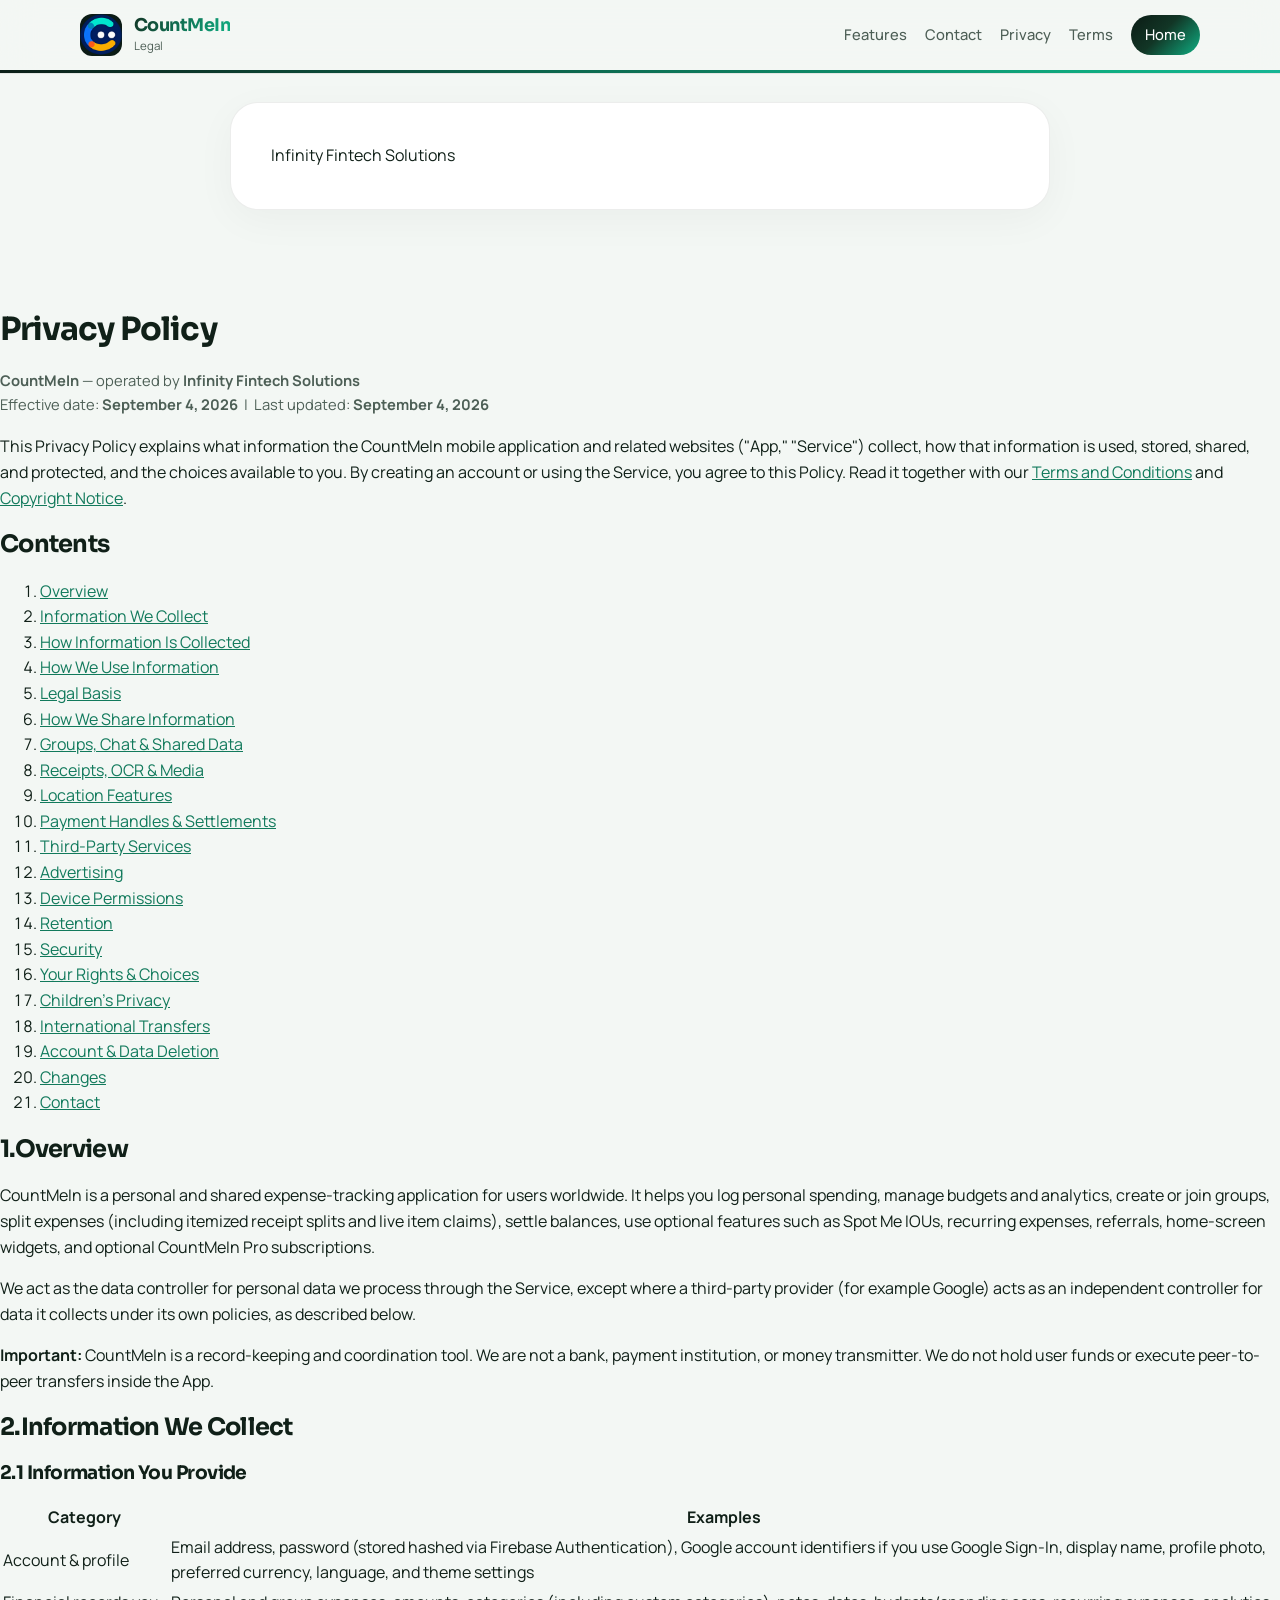
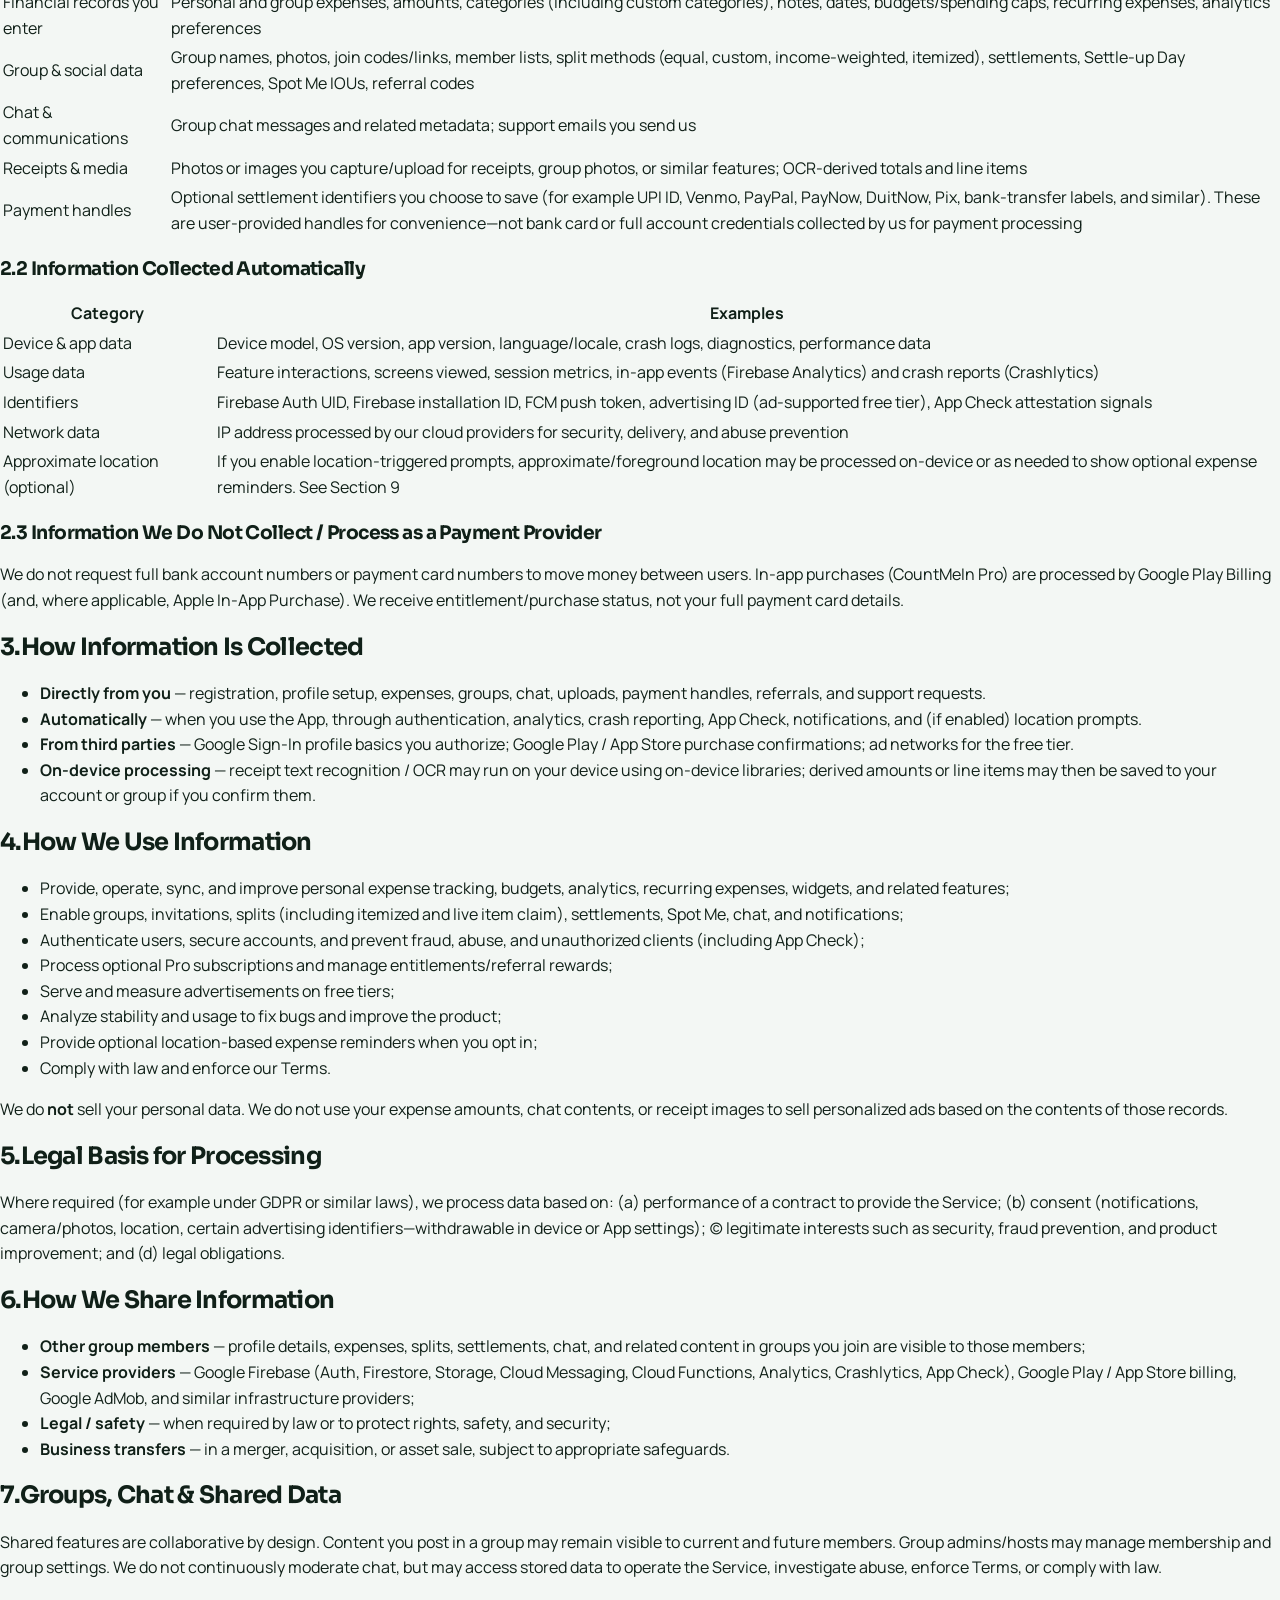
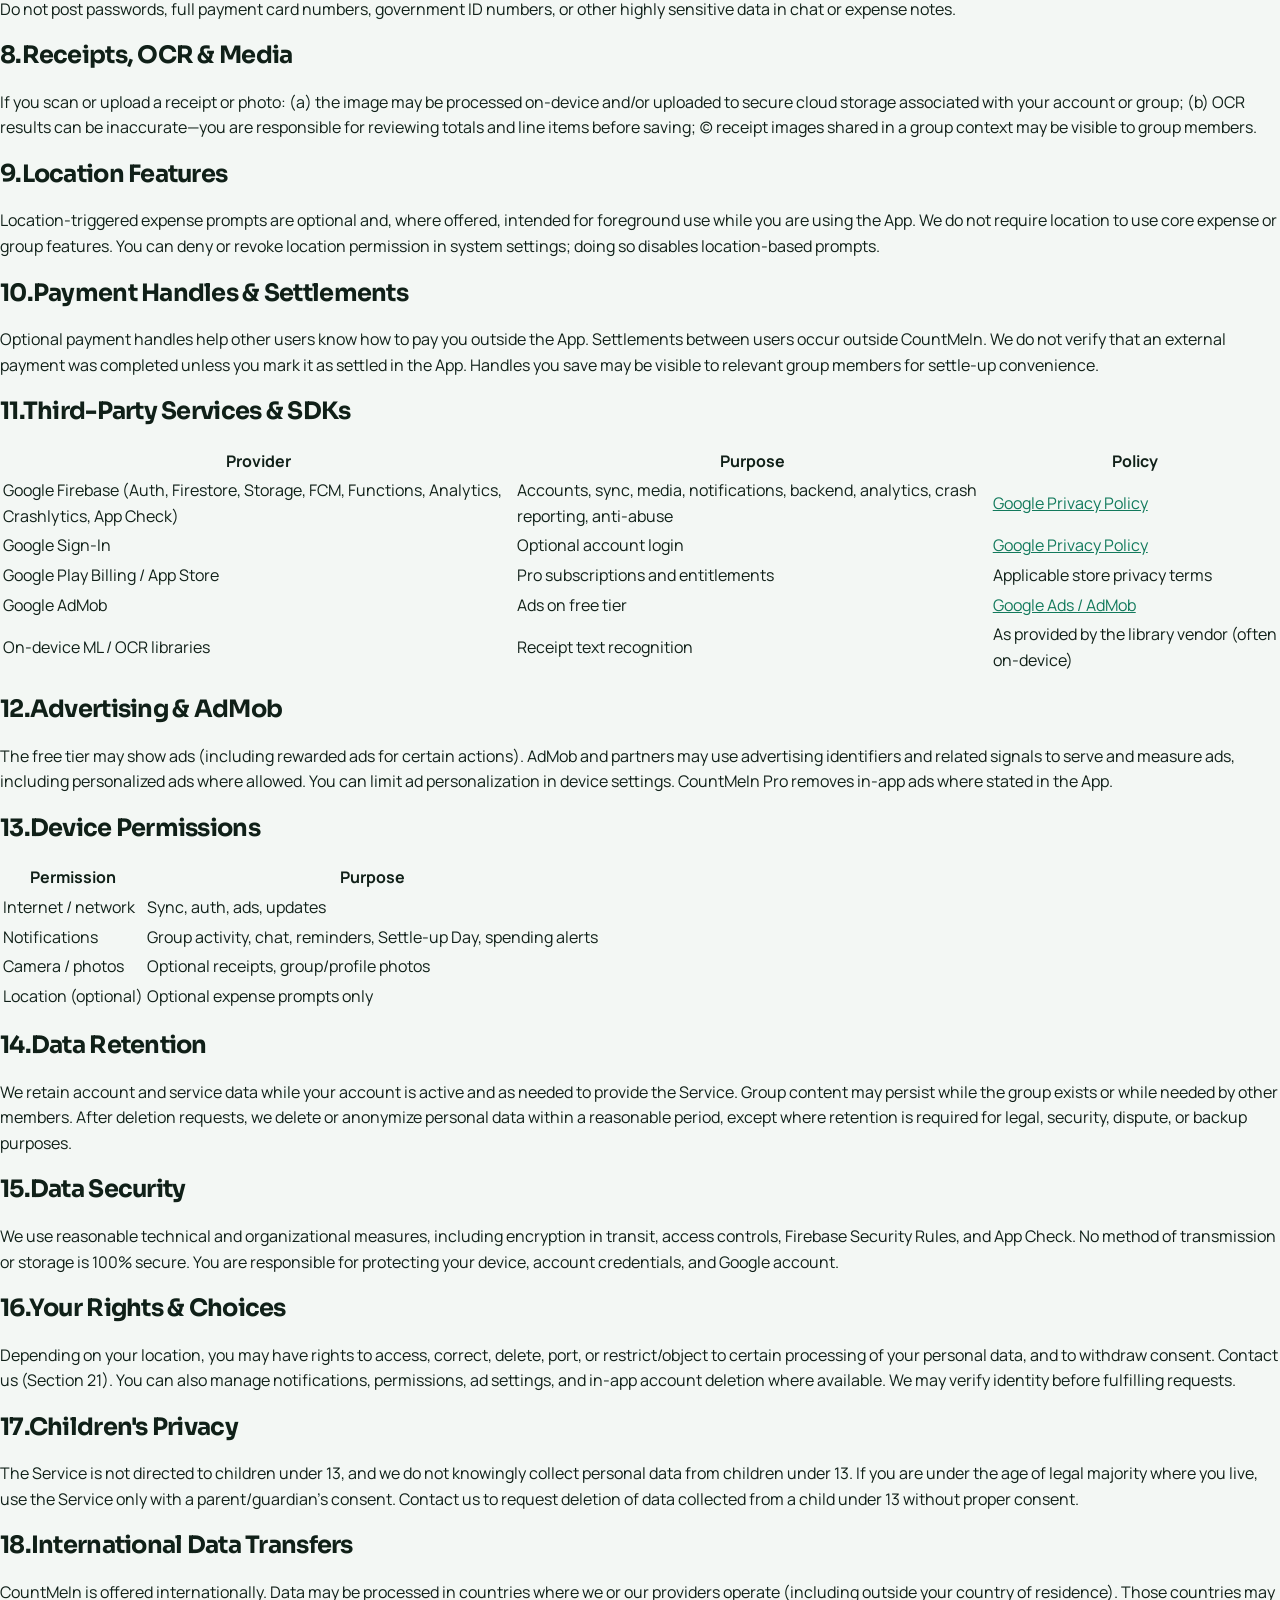
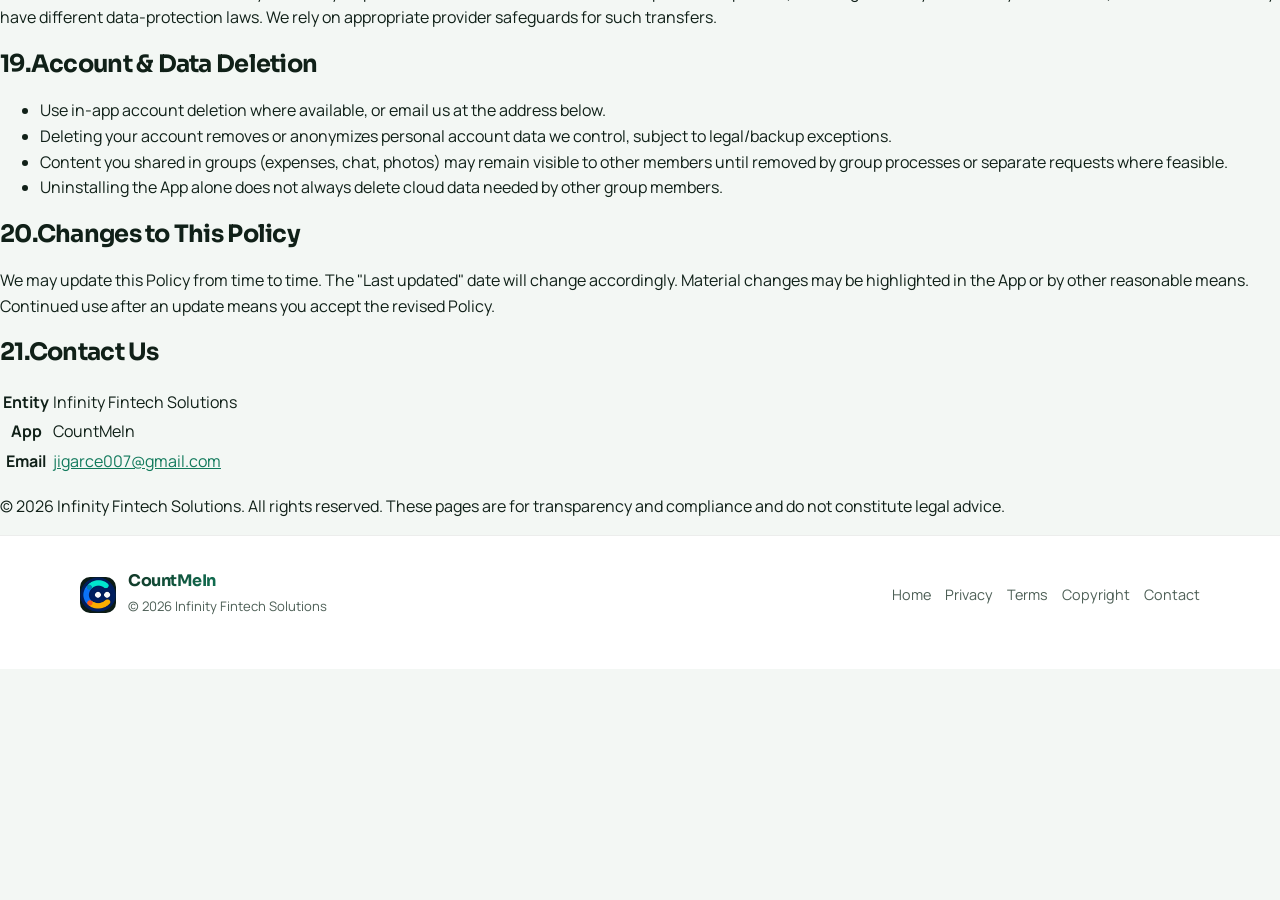
<file: privacy-policy.html>
<!DOCTYPE html>
<html lang="en">
<head>
<meta charset="UTF-8">
<meta http-equiv="refresh" content="0; url=privacy.html">
<link rel="canonical" href="privacy.html">
<title>Privacy Policy | CountMeIn</title>
<meta name="robots" content="noindex">
</head>
<body>
<p>Redirecting to the <a href="privacy.html">CountMeIn Privacy Policy</a>…</p>
</body>
</html>
</file>
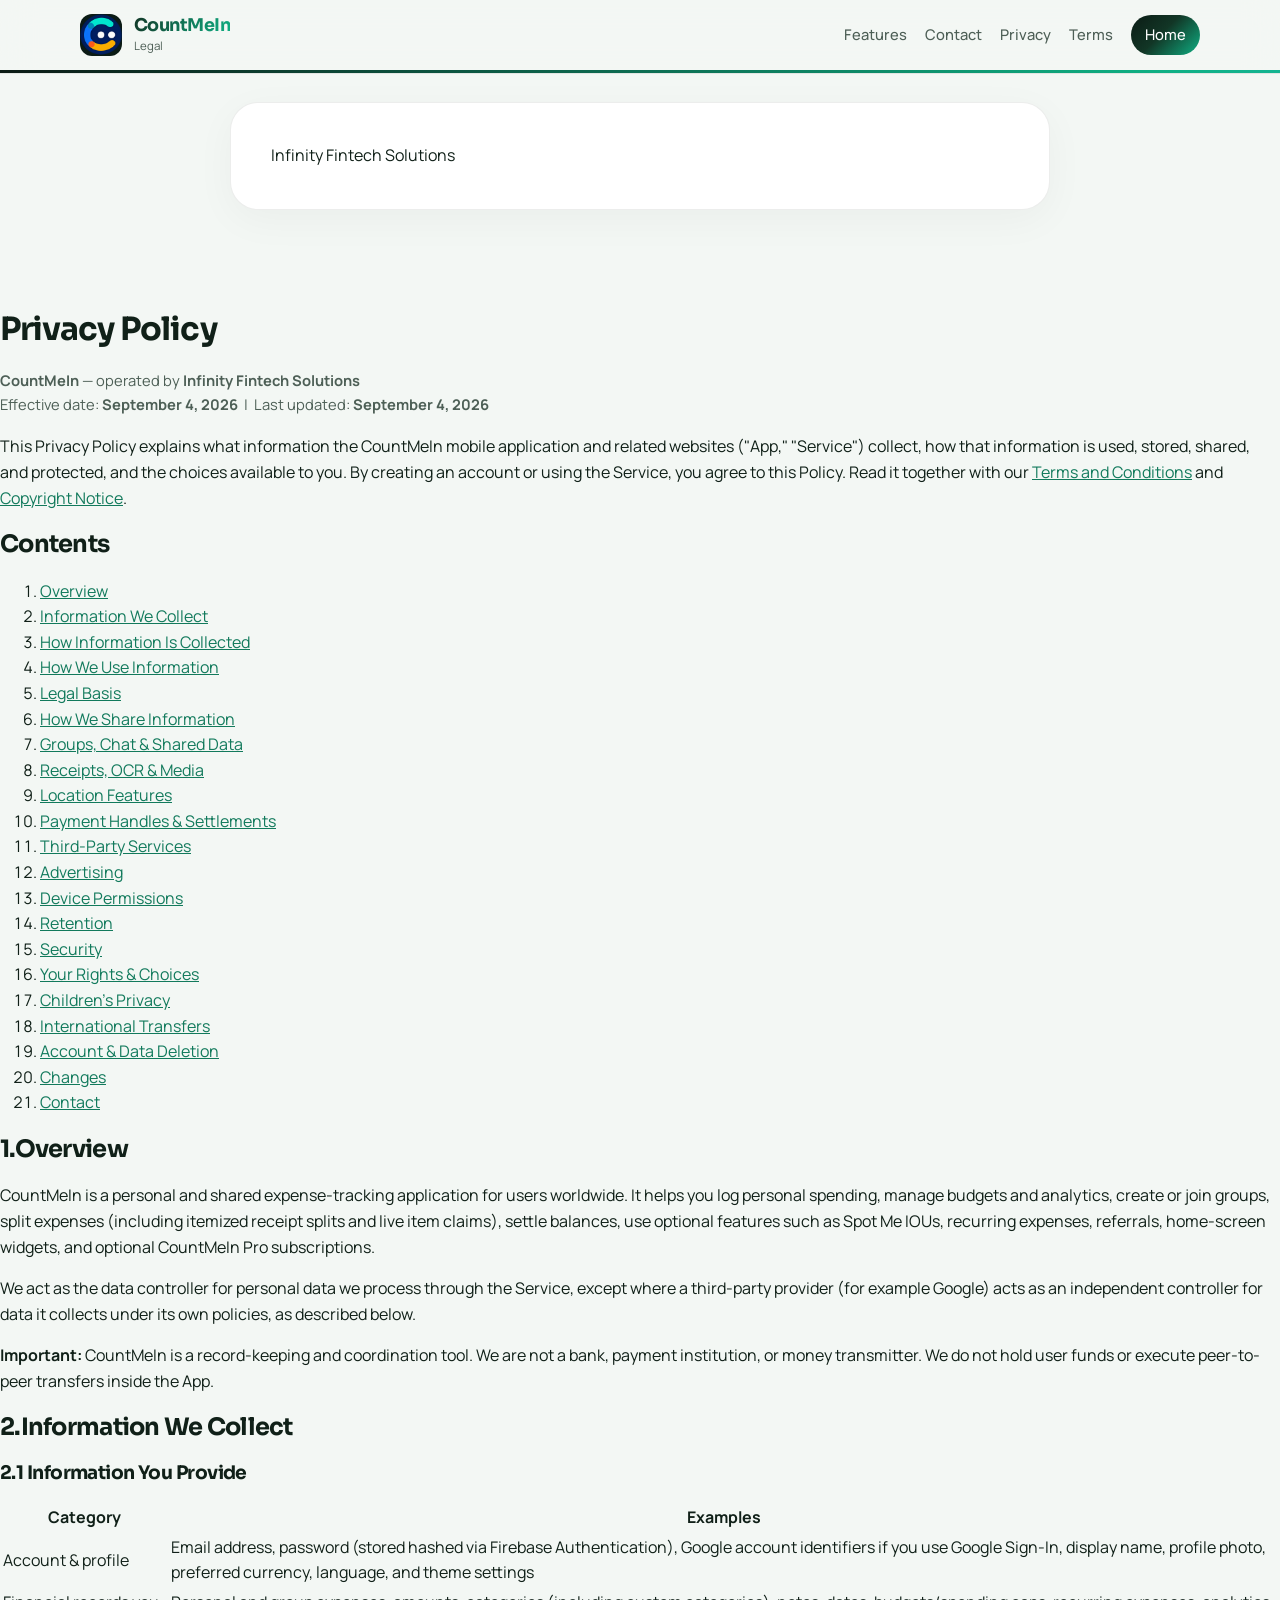
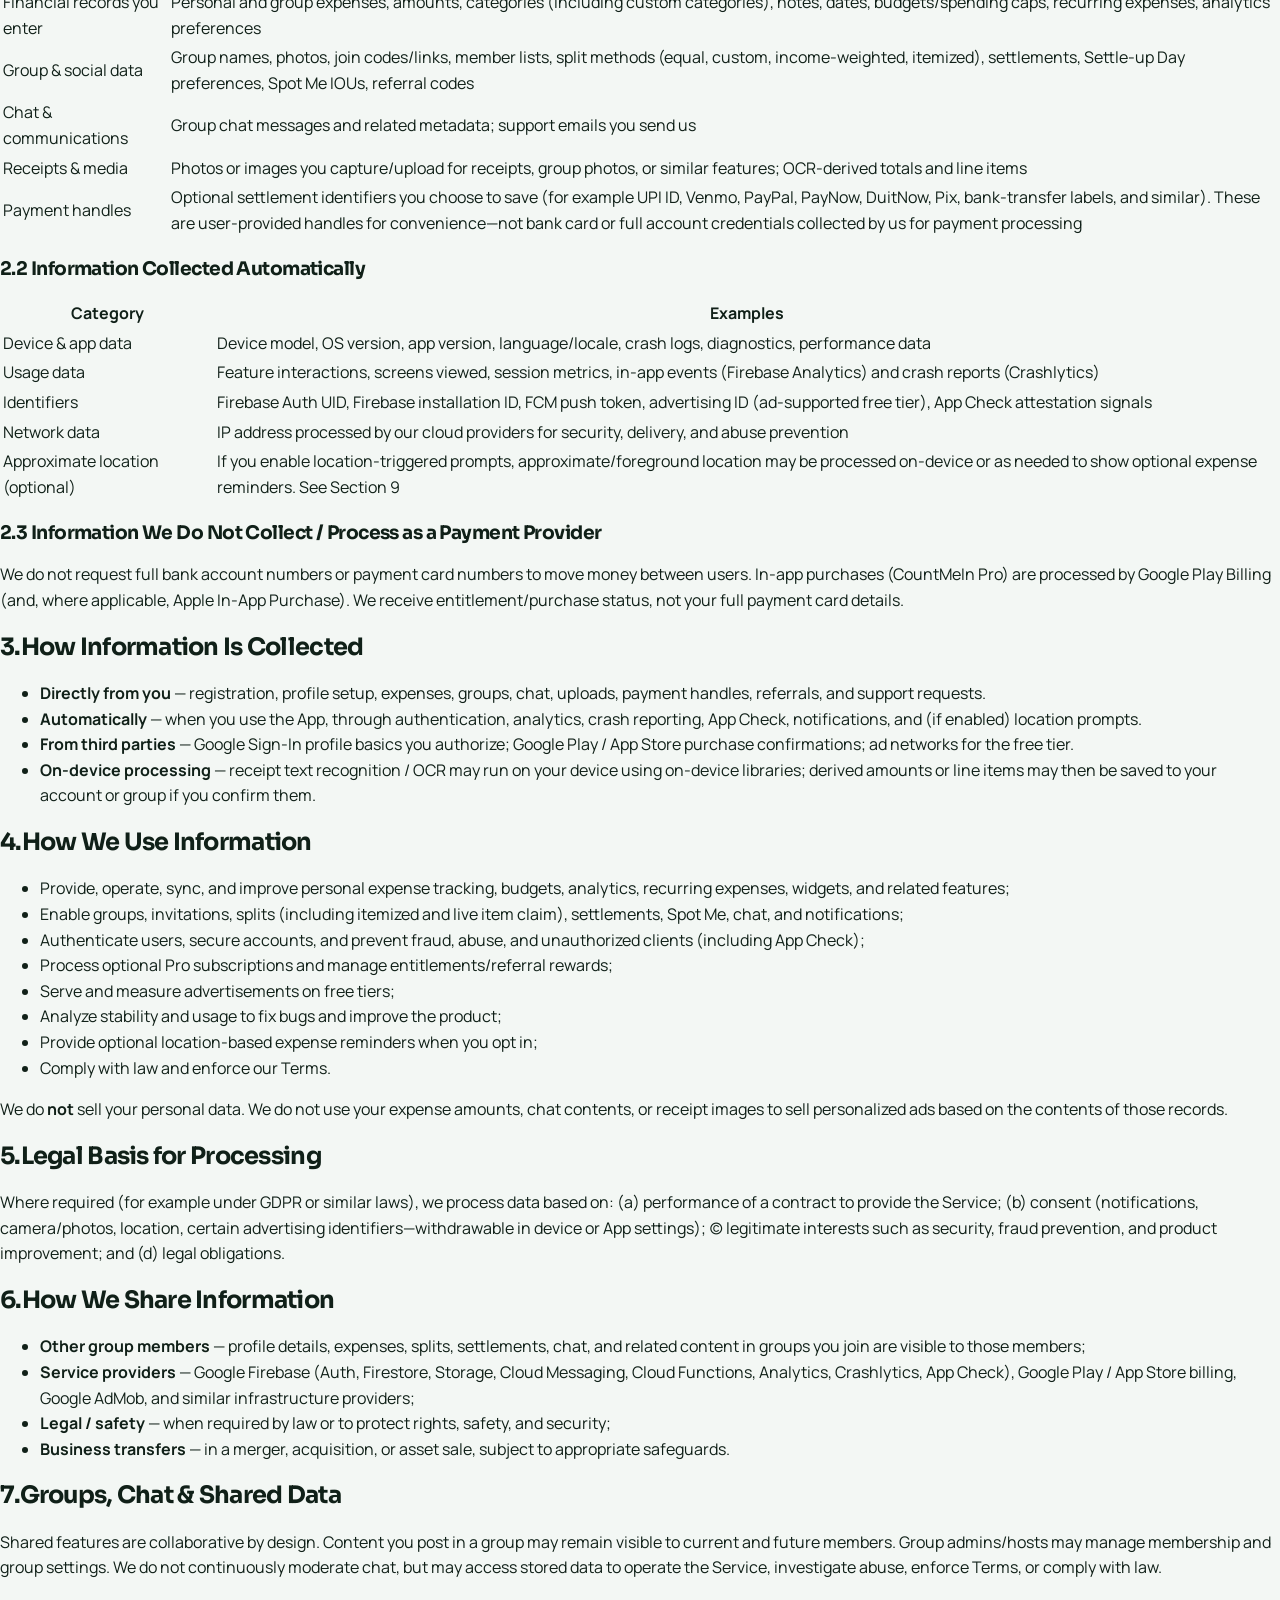
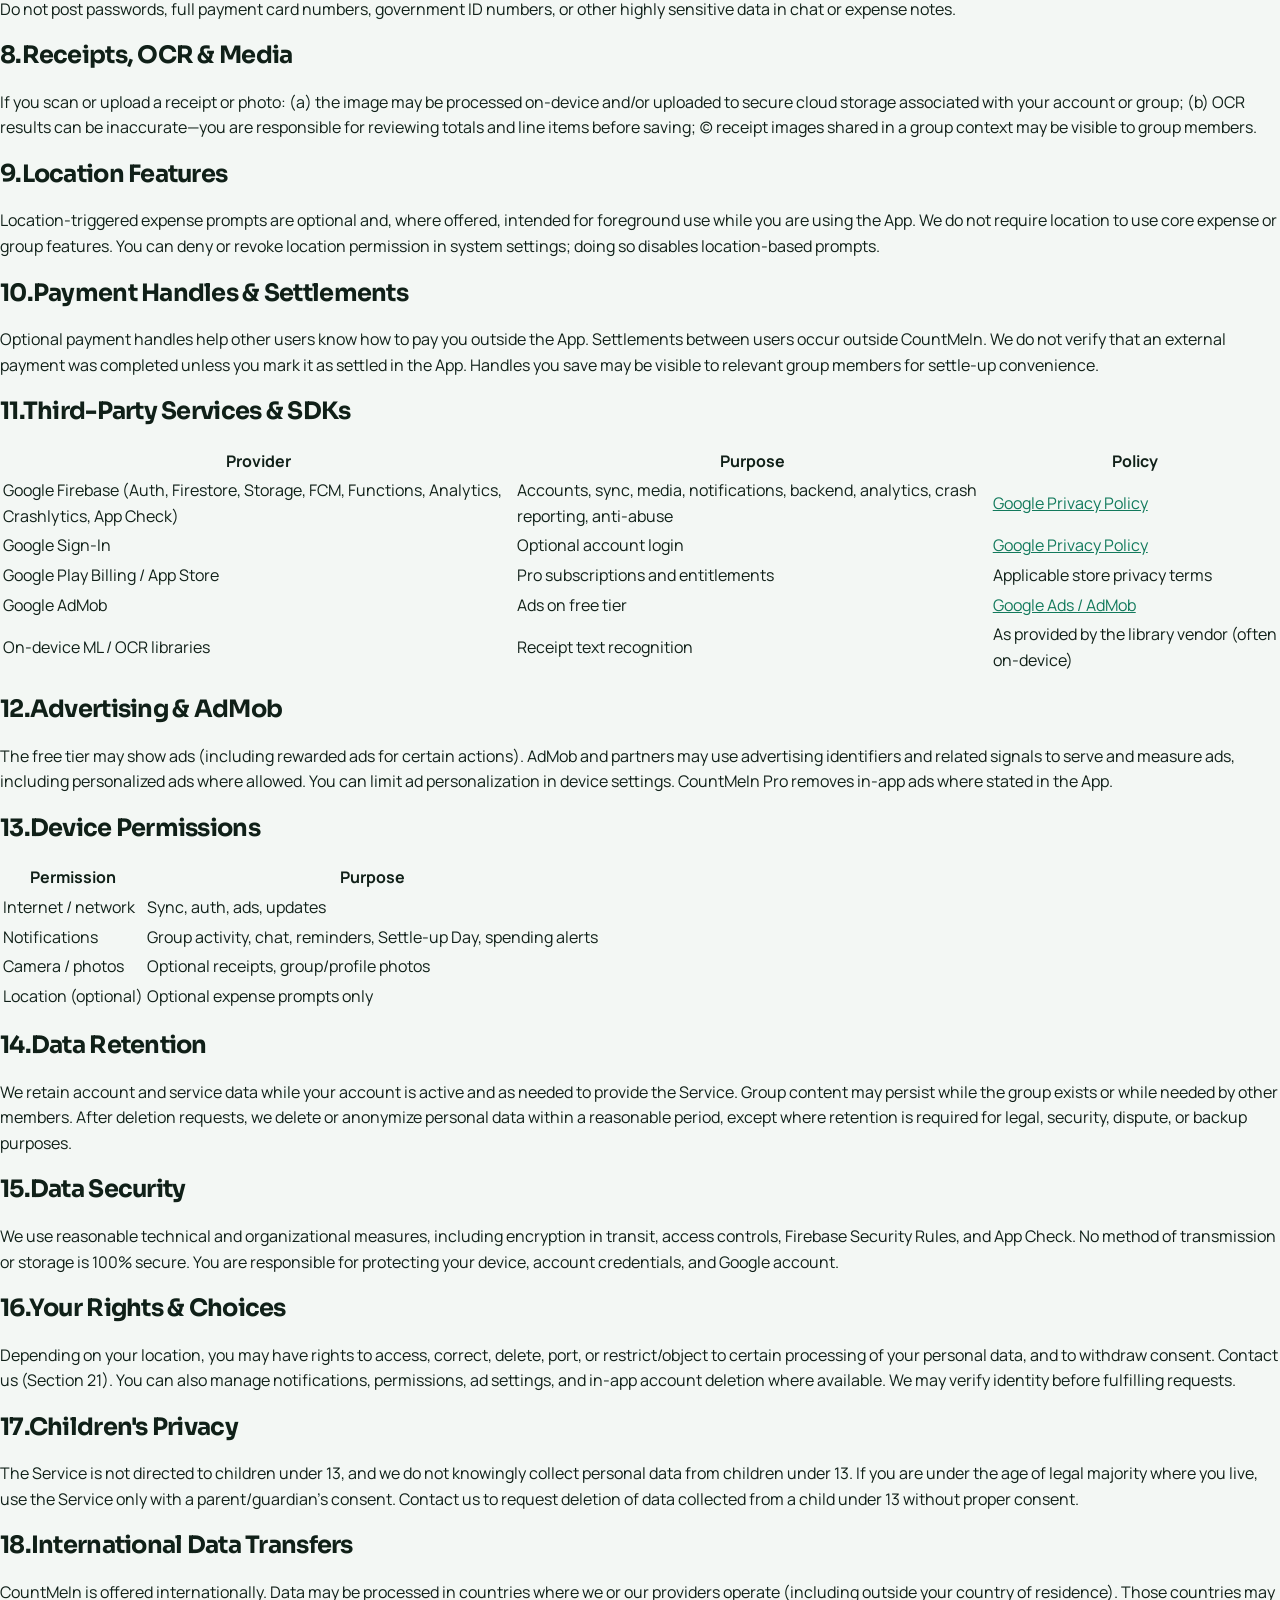
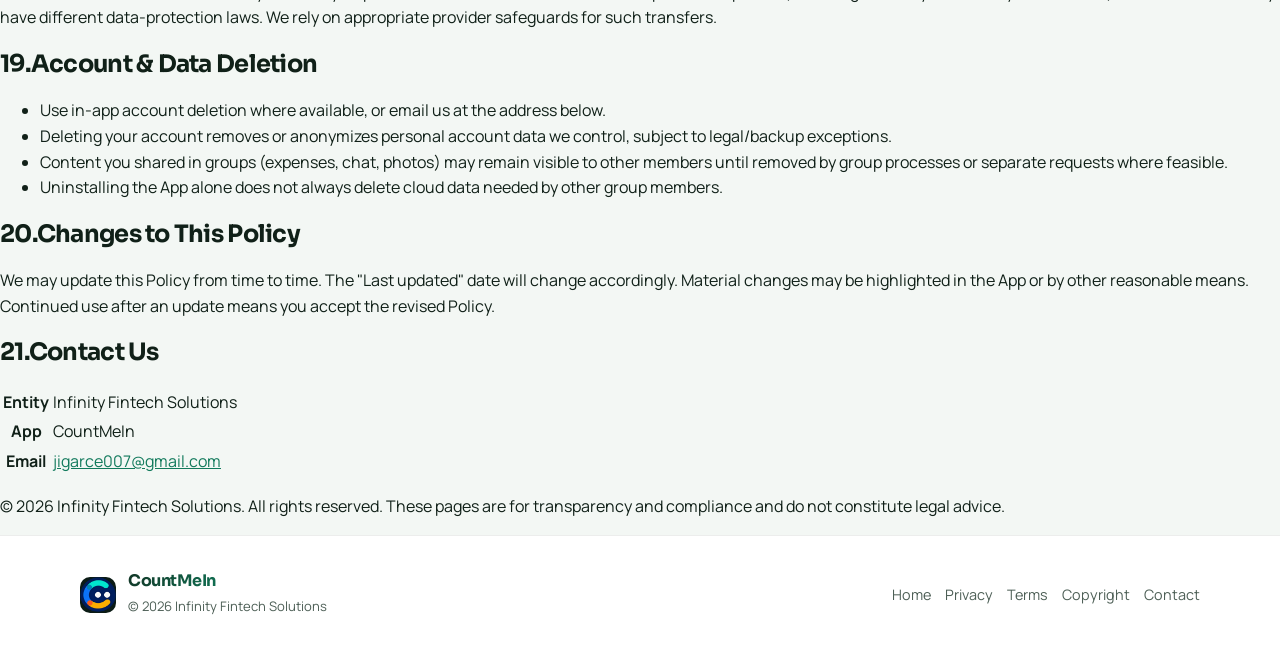
<file: privacy.html>
<!DOCTYPE html>
<html lang="en">
<head>
<meta charset="UTF-8">
<meta name="viewport" content="width=device-width, initial-scale=1.0, viewport-fit=cover">
<title>Privacy Policy | CountMeIn</title>
<meta name="description" content="Privacy Policy for CountMeIn by Infinity Fintech Solutions.">
<meta name="theme-color" content="#0faf83">
<link rel="icon" href="logo.png" type="image/png">
<link rel="apple-touch-icon" href="logo.png">
<link rel="stylesheet" href="brand.css">
</head>
<body class="legal-page">
<a class="skip-link" href="#main">Skip to content</a>
<header class="topbar">
  <div class="topbar-inner">
    <a class="brand-lockup" href="index.html">
      <img src="logo.png" width="42" height="42" alt="CountMeIn logo">
      <div>
        <div class="brand-name">CountMeIn</div>
        <div class="brand-sub">Legal</div>
      </div>
    </a>
    <input type="checkbox" id="nav-toggle" class="nav-toggle" aria-label="Open menu">
    <label for="nav-toggle" class="nav-toggle-btn" aria-label="Menu"><span></span></label>
    <nav class="top-nav" aria-label="Primary">
      <a href="index.html#features">Features</a>
      <a href="contact.html">Contact</a>
      <a href="privacy.html">Privacy</a>
      <a href="terms.html">Terms</a>
      <a class="nav-cta" href="index.html">Home</a>
    </nav>
  </div>
  <div class="accent-line" aria-hidden="true"></div>
</header>

<div class="legal-shell" id="main">
  <div class="doc-card">
<div class="sub">Infinity Fintech Solutions</div>
      </div>
    </a>
  </div>
  <header class="doc-header">
    <h1>Privacy Policy</h1>
    <p class="legal-meta">
      <strong>CountMeIn</strong> — operated by <strong>Infinity Fintech Solutions</strong><br>
      Effective date: <strong>September 4, 2026</strong> &nbsp;|&nbsp; Last updated: <strong>September 4, 2026</strong>
    </p>
    <div class="notice">
      This Privacy Policy explains what information the CountMeIn mobile application and related websites ("App," "Service") collect, how that information is used, stored, shared, and protected, and the choices available to you. By creating an account or using the Service, you agree to this Policy. Read it together with our <a href="terms.html">Terms and Conditions</a> and <a href="copyright.html">Copyright Notice</a>.
    </div>
  </header>

  <nav class="toc">
    <h2>Contents</h2>
    <ol>
      <li><a href="#overview">Overview</a></li>
      <li><a href="#data-collect">Information We Collect</a></li>
      <li><a href="#how-collect">How Information Is Collected</a></li>
      <li><a href="#use">How We Use Information</a></li>
      <li><a href="#legal-basis">Legal Basis</a></li>
      <li><a href="#sharing">How We Share Information</a></li>
      <li><a href="#groups">Groups, Chat &amp; Shared Data</a></li>
      <li><a href="#receipts">Receipts, OCR &amp; Media</a></li>
      <li><a href="#location">Location Features</a></li>
      <li><a href="#payments">Payment Handles &amp; Settlements</a></li>
      <li><a href="#third-party-sdks">Third-Party Services</a></li>
      <li><a href="#ads">Advertising</a></li>
      <li><a href="#permissions">Device Permissions</a></li>
      <li><a href="#retention">Retention</a></li>
      <li><a href="#security">Security</a></li>
      <li><a href="#rights">Your Rights &amp; Choices</a></li>
      <li><a href="#children">Children's Privacy</a></li>
      <li><a href="#transfers">International Transfers</a></li>
      <li><a href="#deletion">Account &amp; Data Deletion</a></li>
      <li><a href="#changes">Changes</a></li>
      <li><a href="#contact">Contact</a></li>
    </ol>
  </nav>

  <section id="overview">
    <h2><span class="num">1.</span>Overview</h2>
    <p>CountMeIn is a personal and shared expense-tracking application for users worldwide. It helps you log personal spending, manage budgets and analytics, create or join groups, split expenses (including itemized receipt splits and live item claims), settle balances, use optional features such as Spot Me IOUs, recurring expenses, referrals, home-screen widgets, and optional CountMeIn Pro subscriptions.</p>
    <p>We act as the data controller for personal data we process through the Service, except where a third-party provider (for example Google) acts as an independent controller for data it collects under its own policies, as described below.</p>
    <p><strong>Important:</strong> CountMeIn is a record-keeping and coordination tool. We are not a bank, payment institution, or money transmitter. We do not hold user funds or execute peer-to-peer transfers inside the App.</p>
  </section>

  <section id="data-collect">
    <h2><span class="num">2.</span>Information We Collect</h2>
    <h3>2.1 Information You Provide</h3>
    <table>
      <tr><th>Category</th><th>Examples</th></tr>
      <tr><td>Account &amp; profile</td><td>Email address, password (stored hashed via Firebase Authentication), Google account identifiers if you use Google Sign-In, display name, profile photo, preferred currency, language, and theme settings</td></tr>
      <tr><td>Financial records you enter</td><td>Personal and group expenses, amounts, categories (including custom categories), notes, dates, budgets/spending caps, recurring expenses, analytics preferences</td></tr>
      <tr><td>Group &amp; social data</td><td>Group names, photos, join codes/links, member lists, split methods (equal, custom, income-weighted, itemized), settlements, Settle-up Day preferences, Spot Me IOUs, referral codes</td></tr>
      <tr><td>Chat &amp; communications</td><td>Group chat messages and related metadata; support emails you send us</td></tr>
      <tr><td>Receipts &amp; media</td><td>Photos or images you capture/upload for receipts, group photos, or similar features; OCR-derived totals and line items</td></tr>
      <tr><td>Payment handles</td><td>Optional settlement identifiers you choose to save (for example UPI ID, Venmo, PayPal, PayNow, DuitNow, Pix, bank-transfer labels, and similar). These are user-provided handles for convenience—not bank card or full account credentials collected by us for payment processing</td></tr>
    </table>
    <h3>2.2 Information Collected Automatically</h3>
    <table>
      <tr><th>Category</th><th>Examples</th></tr>
      <tr><td>Device &amp; app data</td><td>Device model, OS version, app version, language/locale, crash logs, diagnostics, performance data</td></tr>
      <tr><td>Usage data</td><td>Feature interactions, screens viewed, session metrics, in-app events (Firebase Analytics) and crash reports (Crashlytics)</td></tr>
      <tr><td>Identifiers</td><td>Firebase Auth UID, Firebase installation ID, FCM push token, advertising ID (ad-supported free tier), App Check attestation signals</td></tr>
      <tr><td>Network data</td><td>IP address processed by our cloud providers for security, delivery, and abuse prevention</td></tr>
      <tr><td>Approximate location (optional)</td><td>If you enable location-triggered prompts, approximate/foreground location may be processed on-device or as needed to show optional expense reminders. See Section 9</td></tr>
    </table>
    <h3>2.3 Information We Do Not Collect / Process as a Payment Provider</h3>
    <p>We do not request full bank account numbers or payment card numbers to move money between users. In-app purchases (CountMeIn Pro) are processed by Google Play Billing (and, where applicable, Apple In-App Purchase). We receive entitlement/purchase status, not your full payment card details.</p>
  </section>

  <section id="how-collect">
    <h2><span class="num">3.</span>How Information Is Collected</h2>
    <ul>
      <li><strong>Directly from you</strong> — registration, profile setup, expenses, groups, chat, uploads, payment handles, referrals, and support requests.</li>
      <li><strong>Automatically</strong> — when you use the App, through authentication, analytics, crash reporting, App Check, notifications, and (if enabled) location prompts.</li>
      <li><strong>From third parties</strong> — Google Sign-In profile basics you authorize; Google Play / App Store purchase confirmations; ad networks for the free tier.</li>
      <li><strong>On-device processing</strong> — receipt text recognition / OCR may run on your device using on-device libraries; derived amounts or line items may then be saved to your account or group if you confirm them.</li>
    </ul>
  </section>

  <section id="use">
    <h2><span class="num">4.</span>How We Use Information</h2>
    <ul>
      <li>Provide, operate, sync, and improve personal expense tracking, budgets, analytics, recurring expenses, widgets, and related features;</li>
      <li>Enable groups, invitations, splits (including itemized and live item claim), settlements, Spot Me, chat, and notifications;</li>
      <li>Authenticate users, secure accounts, and prevent fraud, abuse, and unauthorized clients (including App Check);</li>
      <li>Process optional Pro subscriptions and manage entitlements/referral rewards;</li>
      <li>Serve and measure advertisements on free tiers;</li>
      <li>Analyze stability and usage to fix bugs and improve the product;</li>
      <li>Provide optional location-based expense reminders when you opt in;</li>
      <li>Comply with law and enforce our Terms.</li>
    </ul>
    <p>We do <strong>not</strong> sell your personal data. We do not use your expense amounts, chat contents, or receipt images to sell personalized ads based on the contents of those records.</p>
  </section>

  <section id="legal-basis">
    <h2><span class="num">5.</span>Legal Basis for Processing</h2>
    <p>Where required (for example under GDPR or similar laws), we process data based on: (a) performance of a contract to provide the Service; (b) consent (notifications, camera/photos, location, certain advertising identifiers—withdrawable in device or App settings); (c) legitimate interests such as security, fraud prevention, and product improvement; and (d) legal obligations.</p>
  </section>

  <section id="sharing">
    <h2><span class="num">6.</span>How We Share Information</h2>
    <ul>
      <li><strong>Other group members</strong> — profile details, expenses, splits, settlements, chat, and related content in groups you join are visible to those members;</li>
      <li><strong>Service providers</strong> — Google Firebase (Auth, Firestore, Storage, Cloud Messaging, Cloud Functions, Analytics, Crashlytics, App Check), Google Play / App Store billing, Google AdMob, and similar infrastructure providers;</li>
      <li><strong>Legal / safety</strong> — when required by law or to protect rights, safety, and security;</li>
      <li><strong>Business transfers</strong> — in a merger, acquisition, or asset sale, subject to appropriate safeguards.</li>
    </ul>
  </section>

  <section id="groups">
    <h2><span class="num">7.</span>Groups, Chat &amp; Shared Data</h2>
    <p>Shared features are collaborative by design. Content you post in a group may remain visible to current and future members. Group admins/hosts may manage membership and group settings. We do not continuously moderate chat, but may access stored data to operate the Service, investigate abuse, enforce Terms, or comply with law.</p>
    <p>Do not post passwords, full payment card numbers, government ID numbers, or other highly sensitive data in chat or expense notes.</p>
  </section>

  <section id="receipts">
    <h2><span class="num">8.</span>Receipts, OCR &amp; Media</h2>
    <p>If you scan or upload a receipt or photo: (a) the image may be processed on-device and/or uploaded to secure cloud storage associated with your account or group; (b) OCR results can be inaccurate—you are responsible for reviewing totals and line items before saving; (c) receipt images shared in a group context may be visible to group members.</p>
  </section>

  <section id="location">
    <h2><span class="num">9.</span>Location Features</h2>
    <p>Location-triggered expense prompts are optional and, where offered, intended for foreground use while you are using the App. We do not require location to use core expense or group features. You can deny or revoke location permission in system settings; doing so disables location-based prompts.</p>
  </section>

  <section id="payments">
    <h2><span class="num">10.</span>Payment Handles &amp; Settlements</h2>
    <p>Optional payment handles help other users know how to pay you outside the App. Settlements between users occur outside CountMeIn. We do not verify that an external payment was completed unless you mark it as settled in the App. Handles you save may be visible to relevant group members for settle-up convenience.</p>
  </section>

  <section id="third-party-sdks">
    <h2><span class="num">11.</span>Third-Party Services &amp; SDKs</h2>
    <table>
      <tr><th>Provider</th><th>Purpose</th><th>Policy</th></tr>
      <tr><td>Google Firebase (Auth, Firestore, Storage, FCM, Functions, Analytics, Crashlytics, App Check)</td><td>Accounts, sync, media, notifications, backend, analytics, crash reporting, anti-abuse</td><td><a href="https://policies.google.com/privacy" target="_blank" rel="noopener">Google Privacy Policy</a></td></tr>
      <tr><td>Google Sign-In</td><td>Optional account login</td><td><a href="https://policies.google.com/privacy" target="_blank" rel="noopener">Google Privacy Policy</a></td></tr>
      <tr><td>Google Play Billing / App Store</td><td>Pro subscriptions and entitlements</td><td>Applicable store privacy terms</td></tr>
      <tr><td>Google AdMob</td><td>Ads on free tier</td><td><a href="https://policies.google.com/technologies/ads" target="_blank" rel="noopener">Google Ads / AdMob</a></td></tr>
      <tr><td>On-device ML / OCR libraries</td><td>Receipt text recognition</td><td>As provided by the library vendor (often on-device)</td></tr>
    </table>
  </section>

  <section id="ads">
    <h2><span class="num">12.</span>Advertising &amp; AdMob</h2>
    <p>The free tier may show ads (including rewarded ads for certain actions). AdMob and partners may use advertising identifiers and related signals to serve and measure ads, including personalized ads where allowed. You can limit ad personalization in device settings. CountMeIn Pro removes in-app ads where stated in the App.</p>
  </section>

  <section id="permissions">
    <h2><span class="num">13.</span>Device Permissions</h2>
    <table>
      <tr><th>Permission</th><th>Purpose</th></tr>
      <tr><td>Internet / network</td><td>Sync, auth, ads, updates</td></tr>
      <tr><td>Notifications</td><td>Group activity, chat, reminders, Settle-up Day, spending alerts</td></tr>
      <tr><td>Camera / photos</td><td>Optional receipts, group/profile photos</td></tr>
      <tr><td>Location (optional)</td><td>Optional expense prompts only</td></tr>
    </table>
  </section>

  <section id="retention">
    <h2><span class="num">14.</span>Data Retention</h2>
    <p>We retain account and service data while your account is active and as needed to provide the Service. Group content may persist while the group exists or while needed by other members. After deletion requests, we delete or anonymize personal data within a reasonable period, except where retention is required for legal, security, dispute, or backup purposes.</p>
  </section>

  <section id="security">
    <h2><span class="num">15.</span>Data Security</h2>
    <p>We use reasonable technical and organizational measures, including encryption in transit, access controls, Firebase Security Rules, and App Check. No method of transmission or storage is 100% secure. You are responsible for protecting your device, account credentials, and Google account.</p>
  </section>

  <section id="rights">
    <h2><span class="num">16.</span>Your Rights &amp; Choices</h2>
    <p>Depending on your location, you may have rights to access, correct, delete, port, or restrict/object to certain processing of your personal data, and to withdraw consent. Contact us (Section 21). You can also manage notifications, permissions, ad settings, and in-app account deletion where available. We may verify identity before fulfilling requests.</p>
  </section>

  <section id="children">
    <h2><span class="num">17.</span>Children's Privacy</h2>
    <p>The Service is not directed to children under 13, and we do not knowingly collect personal data from children under 13. If you are under the age of legal majority where you live, use the Service only with a parent/guardian's consent. Contact us to request deletion of data collected from a child under 13 without proper consent.</p>
  </section>

  <section id="transfers">
    <h2><span class="num">18.</span>International Data Transfers</h2>
    <p>CountMeIn is offered internationally. Data may be processed in countries where we or our providers operate (including outside your country of residence). Those countries may have different data-protection laws. We rely on appropriate provider safeguards for such transfers.</p>
  </section>

  <section id="deletion">
    <h2><span class="num">19.</span>Account &amp; Data Deletion</h2>
    <ul>
      <li>Use in-app account deletion where available, or email us at the address below.</li>
      <li>Deleting your account removes or anonymizes personal account data we control, subject to legal/backup exceptions.</li>
      <li>Content you shared in groups (expenses, chat, photos) may remain visible to other members until removed by group processes or separate requests where feasible.</li>
      <li>Uninstalling the App alone does not always delete cloud data needed by other group members.</li>
    </ul>
  </section>

  <section id="changes">
    <h2><span class="num">20.</span>Changes to This Policy</h2>
    <p>We may update this Policy from time to time. The "Last updated" date will change accordingly. Material changes may be highlighted in the App or by other reasonable means. Continued use after an update means you accept the revised Policy.</p>
  </section>

  <section id="contact">
    <h2><span class="num">21.</span>Contact Us</h2>
    <table>
      <tr><th>Entity</th><td>Infinity Fintech Solutions</td></tr>
      <tr><th>App</th><td>CountMeIn</td></tr>
      <tr><th>Email</th><td><a href="mailto:jigarce007@gmail.com">jigarce007@gmail.com</a></td></tr>
    </table>
  </section>
    <footer class="doc-foot">
      <p>© 2026 Infinity Fintech Solutions. All rights reserved. These pages are for transparency and compliance and do not constitute legal advice.</p>
    </footer>
  </div>
</div>
<footer class="footer">
  <div class="container footer-row">
    <div class="footer-brand">
      <img src="logo.png" width="36" height="36" alt="">
      <div>
        <div class="brand-name">CountMeIn</div>
        <div class="footer-meta">© 2026 Infinity Fintech Solutions</div>
      </div>
    </div>
    <div class="footer-links">
      <a href="index.html">Home</a>
      <a href="privacy.html">Privacy</a>
      <a href="terms.html">Terms</a>
      <a href="copyright.html">Copyright</a>
      <a href="contact.html">Contact</a>
    </div>
  </div>
</footer>


<script src="site.js" defer></script>
</body>
</html>
</file>
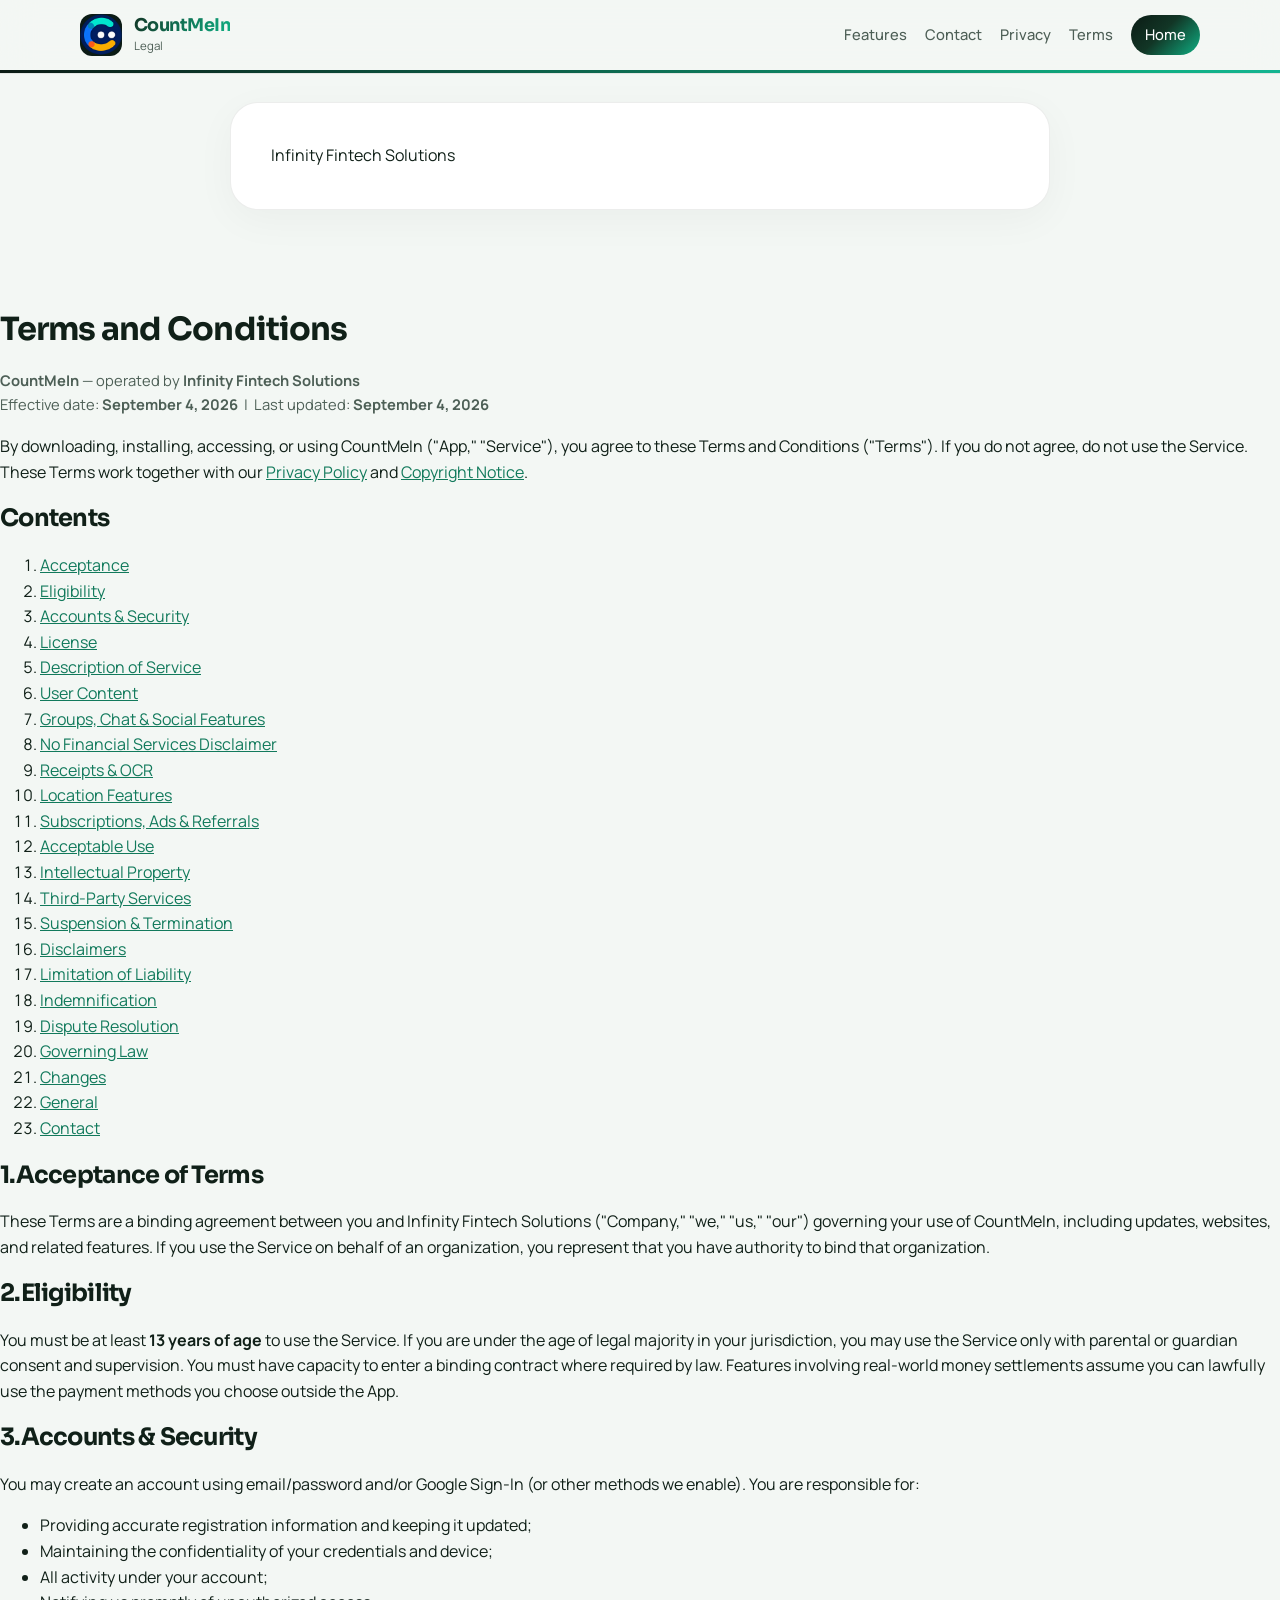
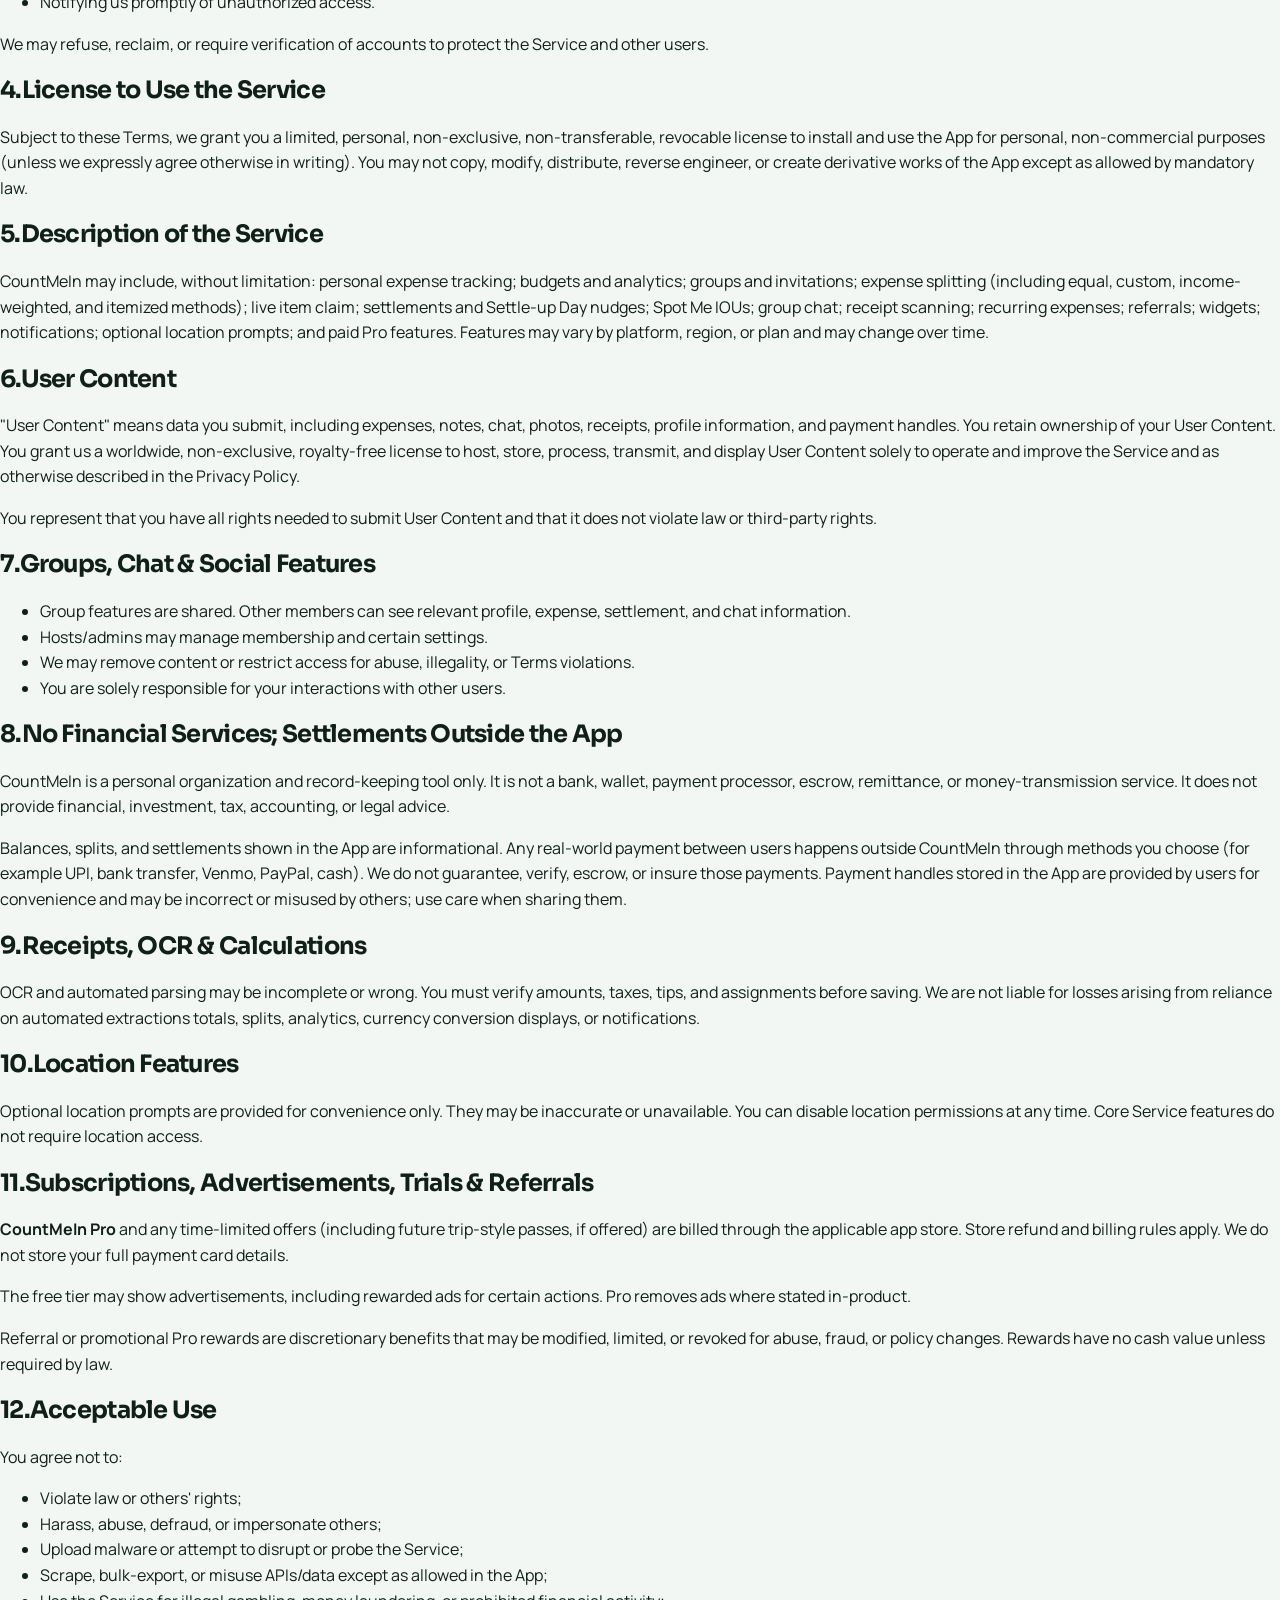
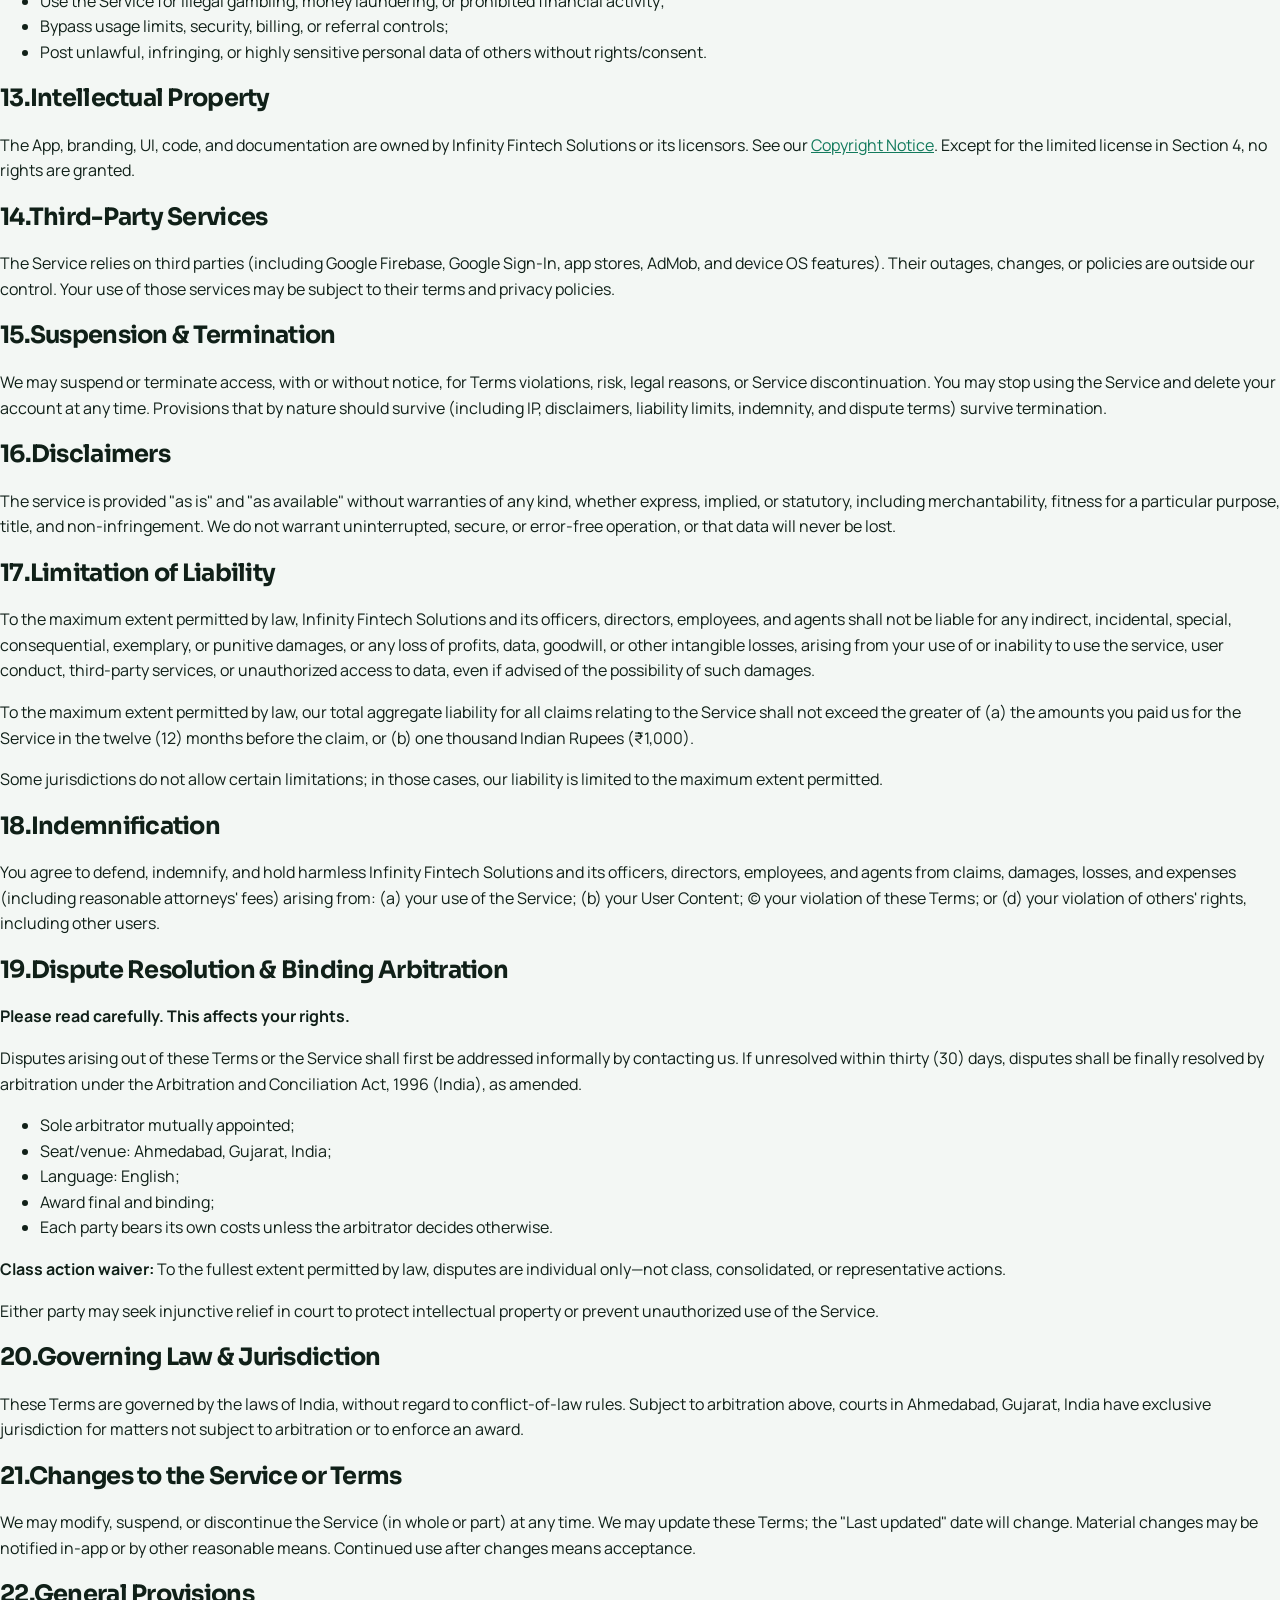
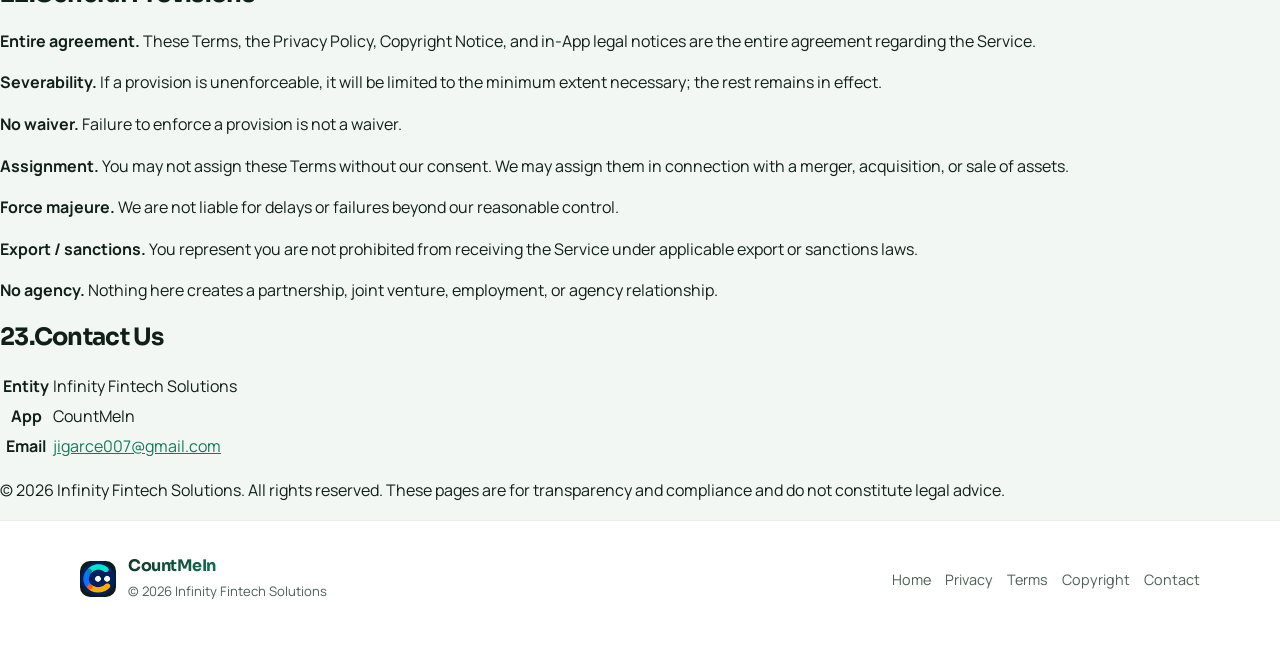
<file: terms.html>
<!DOCTYPE html>
<html lang="en">
<head>
<meta charset="UTF-8">
<meta name="viewport" content="width=device-width, initial-scale=1.0, viewport-fit=cover">
<title>Terms and Conditions | CountMeIn</title>
<meta name="description" content="Terms and Conditions for CountMeIn by Infinity Fintech Solutions.">
<meta name="theme-color" content="#0faf83">
<link rel="icon" href="logo.png" type="image/png">
<link rel="apple-touch-icon" href="logo.png">
<link rel="stylesheet" href="brand.css">
</head>
<body class="legal-page">
<a class="skip-link" href="#main">Skip to content</a>
<header class="topbar">
  <div class="topbar-inner">
    <a class="brand-lockup" href="index.html">
      <img src="logo.png" width="42" height="42" alt="CountMeIn logo">
      <div>
        <div class="brand-name">CountMeIn</div>
        <div class="brand-sub">Legal</div>
      </div>
    </a>
    <input type="checkbox" id="nav-toggle" class="nav-toggle" aria-label="Open menu">
    <label for="nav-toggle" class="nav-toggle-btn" aria-label="Menu"><span></span></label>
    <nav class="top-nav" aria-label="Primary">
      <a href="index.html#features">Features</a>
      <a href="contact.html">Contact</a>
      <a href="privacy.html">Privacy</a>
      <a href="terms.html">Terms</a>
      <a class="nav-cta" href="index.html">Home</a>
    </nav>
  </div>
  <div class="accent-line" aria-hidden="true"></div>
</header>

<div class="legal-shell" id="main">
  <div class="doc-card">
<div class="sub">Infinity Fintech Solutions</div>
      </div>
    </a>
  </div>
  <header class="doc-header">
    <h1>Terms and Conditions</h1>
    <p class="legal-meta">
      <strong>CountMeIn</strong> — operated by <strong>Infinity Fintech Solutions</strong><br>
      Effective date: <strong>September 4, 2026</strong> &nbsp;|&nbsp; Last updated: <strong>September 4, 2026</strong>
    </p>
    <div class="notice">
      By downloading, installing, accessing, or using CountMeIn ("App," "Service"), you agree to these Terms and Conditions ("Terms"). If you do not agree, do not use the Service. These Terms work together with our <a href="privacy.html">Privacy Policy</a> and <a href="copyright.html">Copyright Notice</a>.
    </div>
  </header>

  <nav class="toc">
    <h2>Contents</h2>
    <ol>
      <li><a href="#acceptance">Acceptance</a></li>
      <li><a href="#eligibility">Eligibility</a></li>
      <li><a href="#accounts">Accounts &amp; Security</a></li>
      <li><a href="#license">License</a></li>
      <li><a href="#service">Description of Service</a></li>
      <li><a href="#user-content">User Content</a></li>
      <li><a href="#groups">Groups, Chat &amp; Social Features</a></li>
      <li><a href="#financial">No Financial Services Disclaimer</a></li>
      <li><a href="#ocr">Receipts &amp; OCR</a></li>
      <li><a href="#location">Location Features</a></li>
      <li><a href="#pro">Subscriptions, Ads &amp; Referrals</a></li>
      <li><a href="#acceptable">Acceptable Use</a></li>
      <li><a href="#ip">Intellectual Property</a></li>
      <li><a href="#third-party">Third-Party Services</a></li>
      <li><a href="#suspension">Suspension &amp; Termination</a></li>
      <li><a href="#disclaimers">Disclaimers</a></li>
      <li><a href="#liability">Limitation of Liability</a></li>
      <li><a href="#indemnity">Indemnification</a></li>
      <li><a href="#arbitration">Dispute Resolution</a></li>
      <li><a href="#governing-law">Governing Law</a></li>
      <li><a href="#changes">Changes</a></li>
      <li><a href="#general">General</a></li>
      <li><a href="#contact">Contact</a></li>
    </ol>
  </nav>

  <section id="acceptance">
    <h2><span class="num">1.</span>Acceptance of Terms</h2>
    <p>These Terms are a binding agreement between you and Infinity Fintech Solutions ("Company," "we," "us," "our") governing your use of CountMeIn, including updates, websites, and related features. If you use the Service on behalf of an organization, you represent that you have authority to bind that organization.</p>
  </section>

  <section id="eligibility">
    <h2><span class="num">2.</span>Eligibility</h2>
    <p>You must be at least <strong>13 years of age</strong> to use the Service. If you are under the age of legal majority in your jurisdiction, you may use the Service only with parental or guardian consent and supervision. You must have capacity to enter a binding contract where required by law. Features involving real-world money settlements assume you can lawfully use the payment methods you choose outside the App.</p>
  </section>

  <section id="accounts">
    <h2><span class="num">3.</span>Accounts &amp; Security</h2>
    <p>You may create an account using email/password and/or Google Sign-In (or other methods we enable). You are responsible for:</p>
    <ul>
      <li>Providing accurate registration information and keeping it updated;</li>
      <li>Maintaining the confidentiality of your credentials and device;</li>
      <li>All activity under your account;</li>
      <li>Notifying us promptly of unauthorized access.</li>
    </ul>
    <p>We may refuse, reclaim, or require verification of accounts to protect the Service and other users.</p>
  </section>

  <section id="license">
    <h2><span class="num">4.</span>License to Use the Service</h2>
    <p>Subject to these Terms, we grant you a limited, personal, non-exclusive, non-transferable, revocable license to install and use the App for personal, non-commercial purposes (unless we expressly agree otherwise in writing). You may not copy, modify, distribute, reverse engineer, or create derivative works of the App except as allowed by mandatory law.</p>
  </section>

  <section id="service">
    <h2><span class="num">5.</span>Description of the Service</h2>
    <p>CountMeIn may include, without limitation: personal expense tracking; budgets and analytics; groups and invitations; expense splitting (including equal, custom, income-weighted, and itemized methods); live item claim; settlements and Settle-up Day nudges; Spot Me IOUs; group chat; receipt scanning; recurring expenses; referrals; widgets; notifications; optional location prompts; and paid Pro features. Features may vary by platform, region, or plan and may change over time.</p>
  </section>

  <section id="user-content">
    <h2><span class="num">6.</span>User Content</h2>
    <p>"User Content" means data you submit, including expenses, notes, chat, photos, receipts, profile information, and payment handles. You retain ownership of your User Content. You grant us a worldwide, non-exclusive, royalty-free license to host, store, process, transmit, and display User Content solely to operate and improve the Service and as otherwise described in the Privacy Policy.</p>
    <p>You represent that you have all rights needed to submit User Content and that it does not violate law or third-party rights.</p>
  </section>

  <section id="groups">
    <h2><span class="num">7.</span>Groups, Chat &amp; Social Features</h2>
    <ul>
      <li>Group features are shared. Other members can see relevant profile, expense, settlement, and chat information.</li>
      <li>Hosts/admins may manage membership and certain settings.</li>
      <li>We may remove content or restrict access for abuse, illegality, or Terms violations.</li>
      <li>You are solely responsible for your interactions with other users.</li>
    </ul>
  </section>

  <section id="financial">
    <h2><span class="num">8.</span>No Financial Services; Settlements Outside the App</h2>
    <div class="allcaps-block">
      CountMeIn is a personal organization and record-keeping tool only. It is not a bank, wallet, payment processor, escrow, remittance, or money-transmission service. It does not provide financial, investment, tax, accounting, or legal advice.
    </div>
    <p>Balances, splits, and settlements shown in the App are informational. Any real-world payment between users happens outside CountMeIn through methods you choose (for example UPI, bank transfer, Venmo, PayPal, cash). We do not guarantee, verify, escrow, or insure those payments. Payment handles stored in the App are provided by users for convenience and may be incorrect or misused by others; use care when sharing them.</p>
  </section>

  <section id="ocr">
    <h2><span class="num">9.</span>Receipts, OCR &amp; Calculations</h2>
    <p>OCR and automated parsing may be incomplete or wrong. You must verify amounts, taxes, tips, and assignments before saving. We are not liable for losses arising from reliance on automated extractions totals, splits, analytics, currency conversion displays, or notifications.</p>
  </section>

  <section id="location">
    <h2><span class="num">10.</span>Location Features</h2>
    <p>Optional location prompts are provided for convenience only. They may be inaccurate or unavailable. You can disable location permissions at any time. Core Service features do not require location access.</p>
  </section>

  <section id="pro">
    <h2><span class="num">11.</span>Subscriptions, Advertisements, Trials &amp; Referrals</h2>
    <p><strong>CountMeIn Pro</strong> and any time-limited offers (including future trip-style passes, if offered) are billed through the applicable app store. Store refund and billing rules apply. We do not store your full payment card details.</p>
    <p>The free tier may show advertisements, including rewarded ads for certain actions. Pro removes ads where stated in-product.</p>
    <p>Referral or promotional Pro rewards are discretionary benefits that may be modified, limited, or revoked for abuse, fraud, or policy changes. Rewards have no cash value unless required by law.</p>
  </section>

  <section id="acceptable">
    <h2><span class="num">12.</span>Acceptable Use</h2>
    <p>You agree not to:</p>
    <ul>
      <li>Violate law or others' rights;</li>
      <li>Harass, abuse, defraud, or impersonate others;</li>
      <li>Upload malware or attempt to disrupt or probe the Service;</li>
      <li>Scrape, bulk-export, or misuse APIs/data except as allowed in the App;</li>
      <li>Use the Service for illegal gambling, money laundering, or prohibited financial activity;</li>
      <li>Bypass usage limits, security, billing, or referral controls;</li>
      <li>Post unlawful, infringing, or highly sensitive personal data of others without rights/consent.</li>
    </ul>
  </section>

  <section id="ip">
    <h2><span class="num">13.</span>Intellectual Property</h2>
    <p>The App, branding, UI, code, and documentation are owned by Infinity Fintech Solutions or its licensors. See our <a href="copyright.html">Copyright Notice</a>. Except for the limited license in Section 4, no rights are granted.</p>
  </section>

  <section id="third-party">
    <h2><span class="num">14.</span>Third-Party Services</h2>
    <p>The Service relies on third parties (including Google Firebase, Google Sign-In, app stores, AdMob, and device OS features). Their outages, changes, or policies are outside our control. Your use of those services may be subject to their terms and privacy policies.</p>
  </section>

  <section id="suspension">
    <h2><span class="num">15.</span>Suspension &amp; Termination</h2>
    <p>We may suspend or terminate access, with or without notice, for Terms violations, risk, legal reasons, or Service discontinuation. You may stop using the Service and delete your account at any time. Provisions that by nature should survive (including IP, disclaimers, liability limits, indemnity, and dispute terms) survive termination.</p>
  </section>

  <section id="disclaimers">
    <h2><span class="num">16.</span>Disclaimers</h2>
    <div class="allcaps-block">
      The service is provided "as is" and "as available" without warranties of any kind, whether express, implied, or statutory, including merchantability, fitness for a particular purpose, title, and non-infringement. We do not warrant uninterrupted, secure, or error-free operation, or that data will never be lost.
    </div>
  </section>

  <section id="liability">
    <h2><span class="num">17.</span>Limitation of Liability</h2>
    <div class="allcaps-block">
      To the maximum extent permitted by law, Infinity Fintech Solutions and its officers, directors, employees, and agents shall not be liable for any indirect, incidental, special, consequential, exemplary, or punitive damages, or any loss of profits, data, goodwill, or other intangible losses, arising from your use of or inability to use the service, user conduct, third-party services, or unauthorized access to data, even if advised of the possibility of such damages.
    </div>
    <p>To the maximum extent permitted by law, our total aggregate liability for all claims relating to the Service shall not exceed the greater of (a) the amounts you paid us for the Service in the twelve (12) months before the claim, or (b) one thousand Indian Rupees (₹1,000).</p>
    <p>Some jurisdictions do not allow certain limitations; in those cases, our liability is limited to the maximum extent permitted.</p>
  </section>

  <section id="indemnity">
    <h2><span class="num">18.</span>Indemnification</h2>
    <p>You agree to defend, indemnify, and hold harmless Infinity Fintech Solutions and its officers, directors, employees, and agents from claims, damages, losses, and expenses (including reasonable attorneys' fees) arising from: (a) your use of the Service; (b) your User Content; (c) your violation of these Terms; or (d) your violation of others' rights, including other users.</p>
  </section>

  <section id="arbitration">
    <h2><span class="num">19.</span>Dispute Resolution &amp; Binding Arbitration</h2>
    <p><strong>Please read carefully. This affects your rights.</strong></p>
    <p>Disputes arising out of these Terms or the Service shall first be addressed informally by contacting us. If unresolved within thirty (30) days, disputes shall be finally resolved by arbitration under the Arbitration and Conciliation Act, 1996 (India), as amended.</p>
    <ul>
      <li>Sole arbitrator mutually appointed;</li>
      <li>Seat/venue: Ahmedabad, Gujarat, India;</li>
      <li>Language: English;</li>
      <li>Award final and binding;</li>
      <li>Each party bears its own costs unless the arbitrator decides otherwise.</li>
    </ul>
    <p><strong class="caps">Class action waiver:</strong> To the fullest extent permitted by law, disputes are individual only—not class, consolidated, or representative actions.</p>
    <p>Either party may seek injunctive relief in court to protect intellectual property or prevent unauthorized use of the Service.</p>
  </section>

  <section id="governing-law">
    <h2><span class="num">20.</span>Governing Law &amp; Jurisdiction</h2>
    <p>These Terms are governed by the laws of India, without regard to conflict-of-law rules. Subject to arbitration above, courts in Ahmedabad, Gujarat, India have exclusive jurisdiction for matters not subject to arbitration or to enforce an award.</p>
  </section>

  <section id="changes">
    <h2><span class="num">21.</span>Changes to the Service or Terms</h2>
    <p>We may modify, suspend, or discontinue the Service (in whole or part) at any time. We may update these Terms; the "Last updated" date will change. Material changes may be notified in-app or by other reasonable means. Continued use after changes means acceptance.</p>
  </section>

  <section id="general">
    <h2><span class="num">22.</span>General Provisions</h2>
    <p><strong>Entire agreement.</strong> These Terms, the Privacy Policy, Copyright Notice, and in-App legal notices are the entire agreement regarding the Service.</p>
    <p><strong>Severability.</strong> If a provision is unenforceable, it will be limited to the minimum extent necessary; the rest remains in effect.</p>
    <p><strong>No waiver.</strong> Failure to enforce a provision is not a waiver.</p>
    <p><strong>Assignment.</strong> You may not assign these Terms without our consent. We may assign them in connection with a merger, acquisition, or sale of assets.</p>
    <p><strong>Force majeure.</strong> We are not liable for delays or failures beyond our reasonable control.</p>
    <p><strong>Export / sanctions.</strong> You represent you are not prohibited from receiving the Service under applicable export or sanctions laws.</p>
    <p><strong>No agency.</strong> Nothing here creates a partnership, joint venture, employment, or agency relationship.</p>
  </section>

  <section id="contact">
    <h2><span class="num">23.</span>Contact Us</h2>
    <table>
      <tr><th>Entity</th><td>Infinity Fintech Solutions</td></tr>
      <tr><th>App</th><td>CountMeIn</td></tr>
      <tr><th>Email</th><td><a href="mailto:jigarce007@gmail.com">jigarce007@gmail.com</a></td></tr>
    </table>
  </section>
    <footer class="doc-foot">
      <p>© 2026 Infinity Fintech Solutions. All rights reserved. These pages are for transparency and compliance and do not constitute legal advice.</p>
    </footer>
  </div>
</div>
<footer class="footer">
  <div class="container footer-row">
    <div class="footer-brand">
      <img src="logo.png" width="36" height="36" alt="">
      <div>
        <div class="brand-name">CountMeIn</div>
        <div class="footer-meta">© 2026 Infinity Fintech Solutions</div>
      </div>
    </div>
    <div class="footer-links">
      <a href="index.html">Home</a>
      <a href="privacy.html">Privacy</a>
      <a href="terms.html">Terms</a>
      <a href="copyright.html">Copyright</a>
      <a href="contact.html">Contact</a>
    </div>
  </div>
</footer>


<script src="site.js" defer></script>
</body>
</html>
</file>
<file: brand.css>
@import url('https://fonts.googleapis.com/css2?family=Manrope:wght@400;500;600;700&family=Sora:wght@500;600;700&display=swap');

:root {
  --cmi-1: #07140f;
  --cmi-2: #0b1b15;
  --cmi-3: #123626;
  --cmi-4: #0faf83;
  --cmi-5: #2bf5b0;
  --cmi-6: #3fd8ff;
  --ink: #102018;
  --ink-soft: #4d5f56;
  --paper: #f3f7f4;
  --surface: #ffffff;
  --line: rgba(16, 32, 24, 0.08);
  --shadow: 0 24px 60px rgba(7, 20, 15, 0.14);
  --radius: 22px;
  --ease: cubic-bezier(0.4, 0, 0.2, 1);
  --container: 1120px;
  --gutter: clamp(20px, 4vw, 40px);
  --section-y: clamp(72px, 10vw, 120px);
  --accent: #127a5c;
}

* { box-sizing: border-box; }
html { scroll-behavior: smooth; }
body {
  margin: 0;
  font-family: Manrope, system-ui, sans-serif;
  color: var(--ink);
  background: var(--paper);
  line-height: 1.6;
  -webkit-font-smoothing: antialiased;
  overflow-x: hidden;
}
img { max-width: 100%; height: auto; display: block; }
a { color: var(--accent); }
h1, h2, h3, .brand-name {
  font-family: Sora, Manrope, sans-serif;
  letter-spacing: -0.03em;
  line-height: 1.15;
}

.container {
  width: min(var(--container), calc(100% - 2 * var(--gutter)));
  margin-inline: auto;
}

/* ——— Nav ——— */
.topbar {
  position: sticky;
  top: 0;
  z-index: 50;
  backdrop-filter: blur(16px);
  background: rgba(243, 247, 244, 0.92);
  border-bottom: 1px solid var(--line);
}
.topbar-inner {
  width: min(var(--container), calc(100% - 2 * var(--gutter)));
  margin: 0 auto;
  padding: 14px 0;
  display: flex;
  align-items: center;
  justify-content: space-between;
  gap: 16px;
  position: relative;
}
.brand-lockup {
  display: flex;
  align-items: center;
  gap: 12px;
  text-decoration: none;
  color: inherit;
  min-width: 0;
  z-index: 2;
}
.brand-lockup img {
  width: 42px;
  height: 42px;
  border-radius: 12px;
  background: var(--cmi-2);
  flex-shrink: 0;
}
.brand-name {
  font-size: 1.1rem;
  font-weight: 700;
  background: linear-gradient(120deg, var(--cmi-3), var(--cmi-4));
  -webkit-background-clip: text;
  background-clip: text;
  color: transparent;
}
.brand-sub {
  font-size: 0.72rem;
  color: var(--ink-soft);
  margin-top: 2px;
}
.nav-toggle {
  display: none;
}
.nav-toggle-btn {
  display: none;
  width: 44px;
  height: 44px;
  border-radius: 12px;
  border: 1px solid var(--line);
  background: #fff;
  align-items: center;
  justify-content: center;
  cursor: pointer;
  z-index: 2;
  flex-shrink: 0;
}
.nav-toggle-btn span,
.nav-toggle-btn span::before,
.nav-toggle-btn span::after {
  display: block;
  width: 18px;
  height: 2px;
  background: var(--ink);
  border-radius: 2px;
  position: relative;
  transition: transform .2s var(--ease), opacity .2s var(--ease);
}
.nav-toggle-btn span::before,
.nav-toggle-btn span::after {
  content: "";
  position: absolute;
  left: 0;
}
.nav-toggle-btn span::before { top: -6px; }
.nav-toggle-btn span::after { top: 6px; }
.nav-toggle:checked + .nav-toggle-btn span {
  background: transparent;
}
.nav-toggle:checked + .nav-toggle-btn span::before {
  top: 0;
  transform: rotate(45deg);
}
.nav-toggle:checked + .nav-toggle-btn span::after {
  top: 0;
  transform: rotate(-45deg);
}
.top-nav {
  display: flex;
  flex-wrap: wrap;
  gap: 8px 18px;
  justify-content: flex-end;
  align-items: center;
}
.top-nav a {
  text-decoration: none;
  color: var(--ink-soft);
  font-size: 0.92rem;
  font-weight: 500;
}
.top-nav a:hover { color: var(--ink); }
.top-nav .nav-cta {
  padding: 8px 14px;
  border-radius: 999px;
  background: linear-gradient(135deg, var(--cmi-2), var(--cmi-3) 45%, var(--cmi-4));
  color: #fff !important;
}

@media (max-width: 900px) {
  .nav-toggle-btn { display: inline-flex; }
  .top-nav {
    display: none;
    position: absolute;
    top: calc(100% + 8px);
    right: 0;
    left: 0;
    flex-direction: column;
    align-items: stretch;
    gap: 4px;
    padding: 12px;
    border-radius: 18px;
    background: rgba(255,255,255,0.98);
    border: 1px solid var(--line);
    box-shadow: 0 18px 40px rgba(7,20,15,0.12);
  }
  .nav-toggle:checked ~ .top-nav {
    display: flex;
  }
  .top-nav a {
    padding: 12px 14px;
    border-radius: 12px;
    font-size: 1rem;
  }
  .top-nav a:hover { background: #f3f7f4; }
  .top-nav .nav-cta {
    text-align: center;
    margin-top: 4px;
  }
  .brand-sub { display: none; }
}

.accent-line {
  height: 3px;
  width: 100%;
  background: linear-gradient(90deg, var(--cmi-2), var(--cmi-4), var(--cmi-6));
  background-size: 180% 100%;
  animation: shimmer 3s var(--ease) infinite alternate;
}
@keyframes shimmer {
  from { background-position: 0% 50%; }
  to { background-position: 100% 50%; }
}

.btn {
  display: inline-flex;
  align-items: center;
  justify-content: center;
  gap: 8px;
  padding: 14px 20px;
  border-radius: 14px;
  border: 0;
  text-decoration: none;
  font-weight: 700;
  font-size: 0.95rem;
  cursor: pointer;
  transition: transform .15s var(--ease), filter .15s var(--ease);
}
.btn:hover { transform: translateY(-1px); filter: brightness(1.04); }
.btn-primary {
  color: #fff;
  background: linear-gradient(135deg, var(--cmi-2), var(--cmi-3) 40%, var(--cmi-4));
  box-shadow: 0 12px 28px rgba(15, 175, 131, 0.28);
}
.btn-ghost {
  color: var(--ink);
  background: rgba(255,255,255,0.72);
  border: 1px solid var(--line);
}
.btn-on-dark {
  color: var(--cmi-2);
  background: #fff;
}
.finale .btn-ghost {
  color: #fff;
  background: transparent;
  border: 1px solid rgba(255,255,255,0.3);
}

/* ——— Hero split (Tricount-style photo + glass chips) ——— */
.hero-split {
  position: relative;
  overflow: hidden;
  padding: clamp(40px, 7vw, 88px) 0 clamp(48px, 8vw, 96px);
  background:
    radial-gradient(ellipse 80% 60% at 85% 20%, rgba(43,245,176,0.18), transparent 55%),
    radial-gradient(ellipse 60% 50% at 10% 90%, rgba(63,216,255,0.12), transparent 50%),
    linear-gradient(165deg, #e8f6ef 0%, #f3f7f4 45%, #eef5f8 100%);
}
.hero-grid {
  display: grid;
  grid-template-columns: 1.05fr 0.95fr;
  gap: clamp(28px, 5vw, 64px);
  align-items: center;
}
.hero-content {
  position: relative;
  z-index: 1;
  max-width: 560px;
  animation: floatIn 800ms var(--ease) both;
}
.hero-kicker {
  display: inline-flex;
  align-items: center;
  gap: 8px;
  padding: 6px 12px;
  border-radius: 999px;
  background: rgba(15,175,131,0.12);
  border: 1px solid rgba(15,175,131,0.18);
  color: var(--accent);
  font-size: 0.8rem;
  font-weight: 600;
  margin-bottom: 18px;
}
.hero-kicker.light {
  background: rgba(15,175,131,0.12);
  color: var(--accent);
}
.hero-split h1 {
  margin: 0 0 16px;
  font-size: clamp(2.2rem, 6vw, 3.6rem);
  color: var(--ink);
  max-width: 11ch;
}
.hero-split .lead {
  margin: 0 0 28px;
  color: var(--ink-soft);
  font-size: clamp(1rem, 2.8vw, 1.12rem);
  max-width: 40ch;
}
.hero-actions {
  display: flex;
  flex-wrap: wrap;
  gap: 12px;
  margin-bottom: 28px;
}
.hero-meta {
  display: flex;
  flex-wrap: wrap;
  gap: 10px 18px;
  color: rgba(255,255,255,0.78);
  font-size: 0.88rem;
}
.hero-meta.dark { color: var(--ink-soft); }
.hero-meta span::before {
  content: "";
  display: inline-block;
  width: 6px;
  height: 6px;
  border-radius: 50%;
  background: var(--cmi-4);
  margin-right: 8px;
  vertical-align: middle;
}
@media (max-width: 900px) {
  .hero-grid { grid-template-columns: 1fr; }
  .hero-split h1 { max-width: none; }
  .hero-content { max-width: none; order: 1; }
  .hero-visual { order: 0; max-width: 420px; margin-inline: auto; width: 100%; }
  .hero-actions .btn {
    flex: 1 1 160px;
    min-height: 48px;
  }
}
@media (max-width: 480px) {
  .hero-actions { flex-direction: column; }
  .hero-actions .btn { width: 100%; }
}
@keyframes floatIn {
  from { opacity: 0; transform: translateY(18px); }
  to { opacity: 1; transform: none; }
}
@keyframes chipIn {
  from { opacity: 0; transform: translateY(14px) scale(0.96); }
  to { opacity: 1; transform: none; }
}

/* ——— Tricount-style visual stage (photo + floating glass UI) ——— */
.visual-stage {
  position: relative;
  width: 100%;
  max-width: 520px;
  margin-inline: auto;
  isolation: isolate;
  padding: 8px 18px 18px;
}
.visual-stage.compact { max-width: none; }
.visual-photo {
  position: relative;
  border-radius: clamp(28px, 4vw, 40px);
  overflow: hidden;
  aspect-ratio: 1 / 1;
  box-shadow: 0 28px 60px rgba(7, 20, 15, 0.16);
  background: var(--cmi-2);
}
.visual-photo img {
  width: 100%;
  height: 100%;
  object-fit: cover;
  object-position: center;
}
.glass-stack {
  position: absolute;
  z-index: 2;
  display: flex;
  flex-direction: column;
  gap: 10px;
  width: min(78%, 280px);
  pointer-events: none;
}
.glass-stack-right {
  right: -6%;
  top: 54%;
  transform: translateY(-50%);
}
.glass-stack-left {
  left: -6%;
  top: 52%;
  transform: translateY(-50%);
}
.glass-stack.tall { width: min(82%, 300px); }
.glass-chip {
  display: flex;
  align-items: center;
  gap: 10px;
  padding: 12px 14px;
  border-radius: 18px;
  background: rgba(255, 255, 255, 0.72);
  border: 1px solid rgba(255, 255, 255, 0.55);
  box-shadow: 0 12px 32px rgba(7, 20, 15, 0.14);
  backdrop-filter: blur(18px) saturate(160%);
  -webkit-backdrop-filter: blur(18px) saturate(160%);
  animation: chipIn 700ms var(--ease) both;
}
.glass-chip:nth-child(2) { animation-delay: 120ms; }
.glass-chip:nth-child(3) { animation-delay: 220ms; }
.glass-chip.sm {
  padding: 10px 12px;
  border-radius: 16px;
  gap: 8px;
}
.glass-icon {
  width: 36px;
  height: 36px;
  border-radius: 12px;
  display: grid;
  place-items: center;
  background: rgba(255,255,255,0.85);
  font-size: 1.05rem;
  flex-shrink: 0;
  box-shadow: 0 2px 8px rgba(0,0,0,0.06);
}
.glass-chip.sm .glass-icon {
  width: 30px;
  height: 30px;
  border-radius: 10px;
  font-size: 0.92rem;
}
.glass-copy {
  display: flex;
  flex-direction: column;
  min-width: 0;
  flex: 1;
  line-height: 1.2;
}
.glass-copy strong {
  font-size: 0.92rem;
  font-weight: 700;
  color: var(--ink);
  white-space: nowrap;
  overflow: hidden;
  text-overflow: ellipsis;
}
.glass-chip.sm .glass-copy strong { font-size: 0.82rem; }
.glass-copy small {
  font-size: 0.72rem;
  color: var(--ink-soft);
  margin-top: 2px;
}
.glass-amt {
  font-family: Sora, Manrope, sans-serif;
  font-weight: 700;
  font-size: 0.92rem;
  color: var(--ink);
  white-space: nowrap;
  margin-left: auto;
}
.glass-chip.sm .glass-amt { font-size: 0.82rem; }
.glass-amt.pos { color: #0f8a5f; }
.glass-amt.neg { color: #c23b3b; }
.glass-chip.balance .glass-copy strong { font-size: 0.88rem; }
.avatar-dot {
  width: 32px;
  height: 32px;
  border-radius: 50%;
  display: grid;
  place-items: center;
  background: linear-gradient(135deg, var(--cmi-3), var(--cmi-4));
  color: #fff;
  font-size: 0.75rem;
  font-weight: 700;
  flex-shrink: 0;
}
.glass-panel {
  padding: 16px;
  border-radius: 22px;
  background: rgba(255, 255, 255, 0.74);
  border: 1px solid rgba(255, 255, 255, 0.55);
  box-shadow: 0 16px 40px rgba(7, 20, 15, 0.16);
  backdrop-filter: blur(18px) saturate(160%);
  -webkit-backdrop-filter: blur(18px) saturate(160%);
  min-width: 220px;
  animation: chipIn 700ms var(--ease) both;
}
.glass-panel-title {
  font-size: 0.72rem;
  font-weight: 700;
  letter-spacing: 0.06em;
  text-transform: uppercase;
  color: var(--ink-soft);
  margin-bottom: 12px;
}
.glass-row {
  display: flex;
  align-items: center;
  gap: 10px;
  padding: 8px 0;
  font-size: 0.9rem;
  font-weight: 600;
  color: var(--ink);
  border-top: 1px solid rgba(16,32,24,0.06);
}
.glass-row:first-of-type { border-top: 0; }
.glass-row .check {
  width: 22px;
  height: 22px;
  border-radius: 50%;
  display: grid;
  place-items: center;
  background: var(--cmi-4);
  color: #fff;
  font-size: 0.7rem;
  flex-shrink: 0;
}
.glass-row .pill {
  margin-left: auto;
  padding: 4px 10px;
  border-radius: 999px;
  background: #fff;
  font-size: 0.8rem;
  font-weight: 700;
  box-shadow: 0 2px 8px rgba(0,0,0,0.06);
}
@media (max-width: 640px) {
  .glass-stack-right,
  .glass-stack-left {
    left: 50%;
    right: auto;
    top: auto;
    bottom: 10px;
    transform: translateX(-50%);
    width: min(92%, 300px);
  }
  .glass-stack.tall { width: min(92%, 300px); }
}

/* ——— Sections ——— */
.section {
  padding: var(--section-y) 0;
}
.section.soft {
  background: #eaf3ee;
  border-block: 1px solid var(--line);
}
.section-head {
  max-width: 640px;
  margin-bottom: clamp(28px, 4vw, 44px);
}
.section-head.center {
  margin-inline: auto;
  text-align: center;
}
.section-head h2 {
  margin: 0 0 12px;
  font-size: clamp(1.7rem, 3vw, 2.25rem);
}
.section-head p {
  margin: 0;
  color: var(--ink-soft);
  font-size: 1.05rem;
}
.narrow { max-width: 760px; }
.eyebrow {
  display: inline-block;
  font-size: 0.78rem;
  font-weight: 700;
  letter-spacing: 0.08em;
  text-transform: uppercase;
  color: var(--cmi-4);
  margin-bottom: 12px;
}

.trust {
  padding: 22px 0;
  background: #fff;
  border-bottom: 1px solid var(--line);
}
.trust-row {
  display: flex;
  flex-wrap: wrap;
  gap: 14px 24px;
  align-items: center;
  justify-content: space-between;
}
.trust-row > p {
  margin: 0;
  font-weight: 600;
  color: var(--ink);
}
.trust-pills {
  display: flex;
  flex-wrap: wrap;
  gap: 8px;
}
.trust-pills span {
  padding: 8px 12px;
  border-radius: 999px;
  background: rgba(15,175,131,0.1);
  color: var(--accent);
  font-size: 0.8rem;
  font-weight: 700;
}

/* ——— Audience cards (Whoever you're with) ——— */
.audience-grid {
  display: grid;
  grid-template-columns: repeat(3, 1fr);
  gap: clamp(18px, 3vw, 28px);
}
@media (max-width: 900px) {
  .audience-grid { grid-template-columns: 1fr; max-width: 420px; margin-inline: auto; }
}
.audience-card h3 {
  margin: 20px 0 8px;
  font-size: 1.25rem;
}
.audience-card p {
  margin: 0;
  color: var(--ink-soft);
  font-size: 0.98rem;
}
.audience-card .visual-stage {
  margin-bottom: 4px;
}

/* Soft feature bands with photo + glass */
.feature-band {
  padding: var(--section-y) 0;
  overflow: clip;
  overflow: hidden;
  padding-inline: 0;
}
.feature-band .container {
  overflow: visible;
}
.band-mint {
  background: linear-gradient(160deg, #d8f3e8 0%, #eaf7f1 55%, #f3faf7 100%);
}
.band-sand {
  background: linear-gradient(160deg, #f3efe6 0%, #f7f3eb 50%, #eef4f1 100%);
}
.band-sky {
  background: linear-gradient(160deg, #e4eef6 0%, #eef4f8 50%, #eaf3ee 100%);
}
.feature-band-grid {
  display: grid;
  grid-template-columns: 1fr 1fr;
  gap: clamp(28px, 5vw, 64px);
  align-items: center;
}
.feature-band-grid.flip .feature-band-copy { order: 2; }
.feature-band-grid.flip .visual-stage { order: 1; }
.feature-band-copy h2 {
  margin: 0 0 12px;
  font-size: clamp(1.7rem, 3vw, 2.3rem);
}
.feature-band-copy p {
  margin: 0 0 18px;
  color: var(--ink-soft);
  font-size: 1.05rem;
  max-width: 40ch;
}
@media (max-width: 860px) {
  .feature-band-grid,
  .feature-band-grid.flip {
    grid-template-columns: 1fr;
  }
  .feature-band-grid.flip .feature-band-copy,
  .feature-band-grid.flip .visual-stage {
    order: unset;
  }
  .feature-band .visual-stage {
    max-width: 420px;
  }
}

@media (max-width: 640px) {
  :root {
    --section-y: clamp(48px, 12vw, 72px);
    --gutter: 16px;
  }
  .trust-row {
    flex-direction: column;
    align-items: flex-start;
  }
  .section-head.center {
    text-align: left;
  }
  .finale-copy {
    max-width: none;
  }
  .finale-copy .hero-actions {
    flex-direction: column;
  }
  .finale-copy .btn {
    width: 100%;
  }
  .footer-row {
    flex-direction: column;
    align-items: flex-start;
  }
  .legal-shell {
    width: calc(100% - 2 * var(--gutter));
    padding-top: 18px;
  }
  .legal-shell .doc-card {
    padding: 20px 16px 28px;
    border-radius: 20px;
  }
  .legal-shell nav.toc ol {
    columns: 1;
  }
}

/* Restaurant moment with floating UI card */
.moment {
  display: grid;
  grid-template-columns: 1.15fr 0.85fr;
  gap: clamp(24px, 5vw, 56px);
  align-items: center;
}
@media (max-width: 900px) {
  .moment { grid-template-columns: 1fr; }
}
.moment-visual {
  position: relative;
  border-radius: 32px;
  overflow: visible;
}
.moment-visual > img {
  width: 100%;
  border-radius: 32px;
  box-shadow: var(--shadow);
  aspect-ratio: 16 / 11;
  object-fit: cover;
}
.float-card {
  position: absolute;
  right: -12px;
  bottom: -18px;
  width: min(260px, 72%);
  padding: 16px 16px 14px;
  border-radius: 18px;
  background: rgba(255,255,255,0.92);
  backdrop-filter: blur(14px);
  border: 1px solid rgba(255,255,255,0.7);
  box-shadow: 0 18px 40px rgba(7,20,15,0.2);
  color: var(--ink);
  animation: floatIn 900ms var(--ease) both;
}
@media (max-width: 900px) {
  .float-card { right: 16px; bottom: -12px; }
}
.float-label {
  font-size: 0.72rem;
  font-weight: 700;
  letter-spacing: 0.06em;
  text-transform: uppercase;
  color: var(--cmi-4);
  margin-bottom: 10px;
}
.float-row {
  display: flex;
  justify-content: space-between;
  gap: 10px;
  font-size: 0.92rem;
  margin-bottom: 6px;
}
.float-row.muted { color: var(--ink-soft); font-size: 0.86rem; }
.float-bar {
  height: 5px;
  border-radius: 999px;
  background: rgba(15,175,131,0.15);
  overflow: hidden;
  margin: 10px 0 12px;
}
.float-bar span {
  display: block;
  width: 72%;
  height: 100%;
  border-radius: inherit;
  background: linear-gradient(90deg, var(--cmi-3), var(--cmi-4));
}
.float-cta {
  font-size: 0.8rem;
  font-weight: 700;
  color: var(--accent);
}
.moment-copy h2 {
  margin: 0 0 12px;
  font-size: clamp(1.8rem, 3vw, 2.4rem);
}
.moment-copy p {
  margin: 0 0 18px;
  color: var(--ink-soft);
  font-size: 1.05rem;
}

.feature-rail {
  display: grid;
  grid-template-columns: repeat(3, 1fr);
  gap: 14px;
}
@media (max-width: 900px) {
  .feature-rail { grid-template-columns: repeat(2, 1fr); }
}
@media (max-width: 560px) {
  .feature-rail { grid-template-columns: 1fr; }
}
.feature-rail article {
  background: var(--surface);
  border: 1px solid var(--line);
  border-radius: 22px;
  padding: 22px;
  min-height: 150px;
  border-top: 3px solid transparent;
  background-image: linear-gradient(var(--surface), var(--surface)), linear-gradient(90deg, var(--cmi-3), var(--cmi-4));
  background-origin: border-box;
  background-clip: padding-box, border-box;
  transition: transform .25s var(--ease), box-shadow .25s var(--ease);
}
.feature-rail article:hover {
  transform: translateY(-3px);
  box-shadow: 0 16px 36px rgba(7,20,15,0.08);
}
.feature-rail h3 {
  margin: 0 0 8px;
  font-size: 1.08rem;
}
.feature-rail p {
  margin: 0;
  color: var(--ink-soft);
  font-size: 0.94rem;
}

.steps {
  display: grid;
  gap: 0;
  border: 1px solid var(--line);
  border-radius: var(--radius);
  overflow: hidden;
  background: var(--surface);
}
.step {
  display: grid;
  grid-template-columns: 88px 1fr;
  gap: 8px;
  padding: 28px 28px;
  border-bottom: 1px solid var(--line);
}
.step:last-child { border-bottom: 0; }
@media (max-width: 640px) {
  .step { grid-template-columns: 56px 1fr; padding: 22px 18px; }
}
.step-num {
  font-family: Sora, sans-serif;
  font-size: 1.6rem;
  font-weight: 700;
  color: var(--cmi-4);
}
.step h3 { margin: 0 0 6px; font-size: 1.15rem; }
.step p { margin: 0; color: var(--ink-soft); }

.showcase {
  display: grid;
  grid-template-columns: 1.05fr 0.95fr;
  gap: clamp(24px, 5vw, 56px);
  align-items: center;
}
@media (max-width: 860px) {
  .showcase { grid-template-columns: 1fr; }
}
.showcase-copy h2 {
  margin: 0 0 12px;
  font-size: clamp(1.6rem, 3vw, 2.1rem);
}
.showcase-copy p {
  margin: 0 0 18px;
  color: var(--ink-soft);
  font-size: 1.05rem;
}
.tag-row {
  display: flex;
  flex-wrap: wrap;
  gap: 8px;
}
.tag {
  padding: 8px 12px;
  border-radius: 999px;
  background: rgba(15, 175, 131, 0.1);
  color: var(--accent);
  font-size: 0.8rem;
  font-weight: 600;
}
.device-shot,
.phone-frame {
  border-radius: 36px;
  overflow: hidden;
  border: 10px solid #0b1b15;
  box-shadow: var(--shadow), 0 0 0 1px rgba(255,255,255,0.08) inset;
  background: #0b1b15;
  max-width: 320px;
  margin-inline: auto;
  position: relative;
}
.device-shot img,
.phone-frame img {
  width: 100%;
  border-radius: 26px;
  display: block;
}
.phone-frame::before {
  content: "";
  position: absolute;
  top: 12px;
  left: 50%;
  transform: translateX(-50%);
  width: 72px;
  height: 8px;
  border-radius: 999px;
  background: rgba(255,255,255,0.12);
  z-index: 1;
}

.pro-grid {
  display: grid;
  grid-template-columns: repeat(3, 1fr);
  gap: 14px;
}
@media (max-width: 800px) { .pro-grid { grid-template-columns: 1fr; } }
.pro-card {
  background: var(--surface);
  border: 1px solid var(--line);
  border-radius: var(--radius);
  padding: 26px;
}
.pro-card.featured {
  background: linear-gradient(160deg, var(--cmi-2), var(--cmi-3) 55%, #0c4a38);
  color: #fff;
  border: 0;
}
.pro-card.featured p { color: rgba(255,255,255,0.78); }
.pro-card h3 { margin: 0 0 10px; }
.pro-card p { margin: 0; color: var(--ink-soft); }

.faq {
  display: grid;
  gap: 10px;
}
.faq details {
  background: var(--surface);
  border: 1px solid var(--line);
  border-radius: 16px;
  padding: 16px 18px;
}
.faq summary {
  cursor: pointer;
  font-weight: 700;
  font-family: Sora, sans-serif;
  list-style: none;
}
.faq summary::-webkit-details-marker { display: none; }
.faq p {
  margin: 12px 0 2px;
  color: var(--ink-soft);
}

.finale {
  position: relative;
  overflow: hidden;
  padding: clamp(56px, 9vw, 100px) 0;
  background:
    radial-gradient(ellipse 70% 60% at 90% 30%, rgba(43,245,176,0.16), transparent 55%),
    linear-gradient(165deg, #0b1b15 0%, #123626 55%, #0b1b15 100%);
  color: #fff;
}
.finale-grid {
  display: grid;
  grid-template-columns: 1.1fr 0.9fr;
  gap: clamp(28px, 5vw, 56px);
  align-items: center;
}
.finale-copy {
  position: relative;
  z-index: 1;
  max-width: 520px;
}
.finale-copy h2 {
  margin: 0 0 12px;
  color: #fff;
  font-size: clamp(2rem, 4vw, 2.8rem);
}
.finale-copy p {
  margin: 0 0 22px;
  color: rgba(255,255,255,0.86);
  font-size: 1.08rem;
}
.finale-visual { max-width: 400px; }
@media (max-width: 860px) {
  .finale-grid { grid-template-columns: 1fr; }
  .finale-copy { max-width: none; }
  .finale-visual { order: -1; }
}

.footer {
  border-top: 1px solid var(--line);
  padding: 28px 0 48px;
  color: var(--ink-soft);
  font-size: 0.9rem;
  background: #fff;
}
.footer-row {
  display: flex;
  flex-wrap: wrap;
  gap: 12px 20px;
  justify-content: space-between;
  align-items: center;
}
.footer a { text-decoration: none; color: var(--ink-soft); }
.footer a:hover { color: var(--accent); }
.footer-links { display: flex; flex-wrap: wrap; gap: 14px; }

/* ——— Legal / contact docs ——— */
body.legal-page {
  background: var(--paper);
}
.legal-shell {
  width: min(820px, calc(100% - 2 * var(--gutter)));
  margin: 0 auto;
  padding: 28px 0 80px;
}
.legal-shell .doc-card {
  background: var(--surface);
  border: 1px solid var(--line);
  border-radius: 28px;
  padding: clamp(24px, 4vw, 40px);
  box-shadow: 0 10px 40px rgba(7,20,15,0.04);
}
.legal-shell h1 {
  margin: 8px 0 8px;
  font-size: clamp(1.8rem, 3vw, 2.3rem);
}
.legal-meta {
  color: var(--ink-soft);
  font-size: 0.92rem;
  margin-bottom: 18px;
}
.legal-shell .notice {
  background: rgba(15, 175, 131, 0.08);
  border: 1px solid rgba(15, 175, 131, 0.18);
  border-radius: 14px;
  padding: 14px 16px;
  margin: 18px 0 8px;
  font-size: 0.95rem;
}
.legal-shell nav.toc {
  background: #f7fbf8;
  border: 1px solid var(--line);
  border-radius: 16px;
  padding: 18px 20px;
  margin: 28px 0;
}
.legal-shell nav.toc h2 {
  font-size: 0.75rem;
  text-transform: uppercase;
  letter-spacing: 0.08em;
  color: var(--ink-soft);
  margin: 0 0 10px;
}
.legal-shell nav.toc ol {
  columns: 2;
  margin: 0;
  padding-left: 18px;
}
@media (max-width: 640px) {
  .legal-shell nav.toc ol { columns: 1; }
}
.legal-shell nav.toc a {
  color: var(--ink);
  text-decoration: none;
}
.legal-shell nav.toc a:hover { color: var(--accent); }
.legal-shell section {
  margin: 34px 0;
  scroll-margin-top: 88px;
}
.legal-shell h2 {
  font-size: 1.15rem;
  border-bottom: 1px solid var(--line);
  padding-bottom: 10px;
  margin: 0 0 14px;
}
.legal-shell h2 .num { color: var(--cmi-4); margin-right: 8px; }
.legal-shell h3 { font-size: 1rem; margin: 18px 0 8px; }
.legal-shell p { margin: 0 0 12px; color: var(--ink); }
.legal-shell ul, .legal-shell ol { margin: 0 0 12px; padding-left: 20px; }
.legal-shell li { margin-bottom: 6px; }
.legal-shell table {
  width: 100%;
  border-collapse: collapse;
  font-size: 0.92rem;
  margin: 12px 0;
}
.legal-shell th, .legal-shell td {
  text-align: left;
  padding: 10px 12px;
  border: 1px solid var(--line);
  vertical-align: top;
}
.legal-shell th { background: #f7fbf8; }
.legal-shell .allcaps-block {
  background: #f7fbf8;
  border-left: 3px solid var(--cmi-4);
  padding: 14px 16px;
  border-radius: 0 10px 10px 0;
  text-transform: uppercase;
  font-size: 0.84rem;
  letter-spacing: 0.01em;
  line-height: 1.65;
}
.legal-shell footer.doc-foot {
  margin-top: 40px;
  padding-top: 18px;
  border-top: 1px solid var(--line);
  color: var(--ink-soft);
  font-size: 0.85rem;
}

/* Contact form */
.form-panel label {
  display: block;
  font-size: 0.86rem;
  font-weight: 700;
  margin: 16px 0 6px;
}
.form-panel input,
.form-panel select,
.form-panel textarea {
  width: 100%;
  padding: 13px 14px;
  border-radius: 12px;
  border: 1px solid var(--line);
  background: #fff;
  font: inherit;
}
.form-panel input:focus,
.form-panel select:focus,
.form-panel textarea:focus {
  outline: 2px solid rgba(15,175,131,.28);
  border-color: var(--cmi-4);
}
.form-panel textarea { min-height: 150px; resize: vertical; }
.form-row {
  display: grid;
  grid-template-columns: 1fr 1fr;
  gap: 12px;
}
@media (max-width: 560px) { .form-row { grid-template-columns: 1fr; } }
.form-actions {
  display: flex;
  flex-wrap: wrap;
  gap: 12px;
  align-items: center;
  margin-top: 20px;
}
.form-hint {
  font-size: 0.82rem;
  color: var(--ink-soft);
  margin-top: 12px;
}

@media (prefers-reduced-motion: reduce) {
  .accent-line, .phone-frame { animation: none !important; }
}


/* ——— Polish pass ——— */
::selection {
  background: rgba(15, 175, 131, 0.22);
  color: var(--ink);
}
:focus-visible {
  outline: 2px solid var(--cmi-4);
  outline-offset: 3px;
}
.skip-link {
  position: absolute;
  left: 12px;
  top: -48px;
  z-index: 100;
  padding: 10px 14px;
  border-radius: 10px;
  background: var(--cmi-2);
  color: #fff;
  text-decoration: none;
  font-weight: 700;
  font-size: 0.9rem;
}
.skip-link:focus { top: 12px; }

.top-nav a {
  position: relative;
  transition: color .2s var(--ease);
}
.top-nav a:not(.nav-cta)::after {
  content: "";
  position: absolute;
  left: 0;
  right: 0;
  bottom: -4px;
  height: 2px;
  border-radius: 2px;
  background: var(--cmi-4);
  transform: scaleX(0);
  transform-origin: left;
  transition: transform .22s var(--ease);
}
.top-nav a:not(.nav-cta):hover::after { transform: scaleX(1); }
.top-nav .nav-cta {
  transition: transform .2s var(--ease), filter .2s var(--ease);
}
.top-nav .nav-cta:hover { transform: translateY(-1px); filter: brightness(1.06); }

.brand-lockup img {
  transition: transform .35s var(--ease);
}
.brand-lockup:hover img { transform: rotate(-6deg) scale(1.04); }

.visual-photo {
  transition: transform .7s var(--ease), box-shadow .7s var(--ease);
}
.visual-stage:hover .visual-photo {
  transform: scale(1.015);
  box-shadow: 0 32px 70px rgba(7, 20, 15, 0.2);
}
.visual-photo img {
  transition: transform 1.1s var(--ease);
}
.visual-stage:hover .visual-photo img {
  transform: scale(1.04);
}

/* Gentle bob — keeps desktop/mobile centering transforms */
@media (min-width: 641px) {
  .glass-stack-right,
  .glass-stack-left {
    animation: chipFloatDesk 5.8s var(--ease) infinite;
  }
  @keyframes chipFloatDesk {
    0%, 100% { transform: translateY(-50%); }
    50% { transform: translateY(calc(-50% - 7px)); }
  }
}
@media (max-width: 640px) {
  .glass-stack-right,
  .glass-stack-left {
    animation: chipFloatMobile 5.8s var(--ease) infinite;
  }
  @keyframes chipFloatMobile {
    0%, 100% { transform: translateX(-50%); }
    50% { transform: translateX(-50%) translateY(-6px); }
  }
}

.audience-card {
  transition: transform .3s var(--ease);
}
.audience-card:hover { transform: translateY(-4px); }

.trust {
  position: relative;
}
.trust::before {
  content: "";
  position: absolute;
  inset: 0 auto 0 0;
  width: 4px;
  background: linear-gradient(180deg, var(--cmi-4), var(--cmi-6));
  border-radius: 0 4px 4px 0;
  opacity: 0.7;
}
@media (min-width: 901px) {
  .trust::before { display: none; }
}

.store-row {
  display: flex;
  flex-wrap: wrap;
  gap: 10px;
  align-items: center;
  margin-top: 4px;
}
.store-badge {
  display: inline-flex;
  align-items: center;
  gap: 10px;
  padding: 10px 14px;
  border-radius: 14px;
  background: #0b1b15;
  color: #fff;
  text-decoration: none;
  border: 1px solid rgba(255,255,255,0.08);
  transition: transform .2s var(--ease), box-shadow .2s var(--ease);
}
.store-badge:hover {
  transform: translateY(-2px);
  box-shadow: 0 12px 28px rgba(7,20,15,0.2);
  color: #fff;
}
.store-badge .sb-icon {
  width: 28px;
  height: 28px;
  border-radius: 8px;
  background: #fff;
  color: #0b1b15;
  display: grid;
  place-items: center;
  font-weight: 800;
  font-size: 0.95rem;
  font-family: Sora, sans-serif;
}
.store-badge .sb-copy {
  display: flex;
  flex-direction: column;
  line-height: 1.15;
}
.store-badge .sb-copy small {
  font-size: 0.65rem;
  opacity: 0.7;
  font-weight: 500;
}
.store-badge .sb-copy strong {
  font-size: 0.92rem;
  font-weight: 700;
}

.feature-rail article {
  position: relative;
}
.feature-rail article .feat-mark {
  display: inline-flex;
  align-items: center;
  justify-content: center;
  width: 34px;
  height: 34px;
  border-radius: 12px;
  margin-bottom: 14px;
  background: rgba(15,175,131,0.12);
  color: var(--accent);
  font-size: 1rem;
}

.steps {
  box-shadow: 0 10px 36px rgba(7,20,15,0.04);
}
.step {
  transition: background .2s var(--ease);
}
.step:hover { background: #f7fbf8; }
.step-num {
  background: linear-gradient(135deg, var(--cmi-3), var(--cmi-4));
  -webkit-background-clip: text;
  background-clip: text;
  color: transparent;
}

.pro-card {
  transition: transform .25s var(--ease), box-shadow .25s var(--ease);
  position: relative;
}
.pro-card:hover {
  transform: translateY(-3px);
  box-shadow: 0 16px 40px rgba(7,20,15,0.08);
}
.pro-card.featured:hover {
  box-shadow: 0 20px 48px rgba(7,20,15,0.28);
}
.pro-badge {
  position: absolute;
  top: 14px;
  right: 14px;
  padding: 5px 10px;
  border-radius: 999px;
  font-size: 0.68rem;
  font-weight: 700;
  letter-spacing: 0.04em;
  text-transform: uppercase;
  background: rgba(43,245,176,0.18);
  color: var(--cmi-5);
  border: 1px solid rgba(43,245,176,0.25);
}

.faq details {
  transition: border-color .2s var(--ease), box-shadow .2s var(--ease);
}
.faq details[open] {
  border-color: rgba(15,175,131,0.28);
  box-shadow: 0 10px 28px rgba(7,20,15,0.05);
}
.faq summary {
  display: flex;
  align-items: center;
  justify-content: space-between;
  gap: 12px;
}
.faq summary::after {
  content: "+";
  font-family: Sora, sans-serif;
  font-size: 1.2rem;
  color: var(--cmi-4);
  transition: transform .2s var(--ease);
  flex-shrink: 0;
}
.faq details[open] summary::after {
  content: "–";
}

.phone-frame {
  transition: transform .5s var(--ease);
}
.showcase:hover .phone-frame {
  transform: translateY(-6px) rotate(-1deg);
}

.footer {
  padding: 36px 0 52px;
}
.footer-brand {
  display: flex;
  align-items: center;
  gap: 12px;
}
.footer-brand img {
  width: 36px;
  height: 36px;
  border-radius: 10px;
  background: var(--cmi-2);
}
.footer-brand .brand-name { font-size: 1rem; }
.footer-meta {
  margin-top: 6px;
  font-size: 0.82rem;
  color: var(--ink-soft);
}

/* Scroll reveal */
.reveal {
  opacity: 0;
  transform: translateY(22px);
  transition: opacity .7s var(--ease), transform .7s var(--ease);
}
.reveal.is-visible {
  opacity: 1;
  transform: none;
}
.reveal-delay-1 { transition-delay: 80ms; }
.reveal-delay-2 { transition-delay: 160ms; }
.reveal-delay-3 { transition-delay: 240ms; }

.toast-sent {
  display: none;
  margin-top: 18px;
  padding: 14px 16px;
  border-radius: 14px;
  background: rgba(15,175,131,0.12);
  border: 1px solid rgba(15,175,131,0.22);
  color: var(--accent);
  font-weight: 700;
}
.toast-sent.show,
.toast-sent:not([hidden]) { display: block; animation: floatIn 400ms var(--ease) both; }
.toast-sent[hidden] { display: none !important; }

.legal-shell .doc-card {
  transition: box-shadow .3s var(--ease);
}
.legal-shell .doc-card:hover {
  box-shadow: 0 16px 48px rgba(7,20,15,0.06);
}

@media (max-width: 900px) {
  .top-nav a:not(.nav-cta)::after { display: none; }
  .visual-stage { padding: 0 8px 12px; }
}
@media (prefers-reduced-motion: reduce) {
  .reveal { opacity: 1; transform: none; transition: none; }
  .glass-chip, .glass-panel { animation: chipIn 700ms var(--ease) both; }
  .glass-stack-right, .glass-stack-left { animation: none; }
  .visual-stage:hover .visual-photo,
  .visual-stage:hover .visual-photo img,
  .feature-rail article:hover,
  .audience-card:hover,
  .pro-card:hover,
  .showcase:hover .phone-frame,
  .brand-lockup:hover img { transform: none; }
  html { scroll-behavior: auto; }
}
</file>
